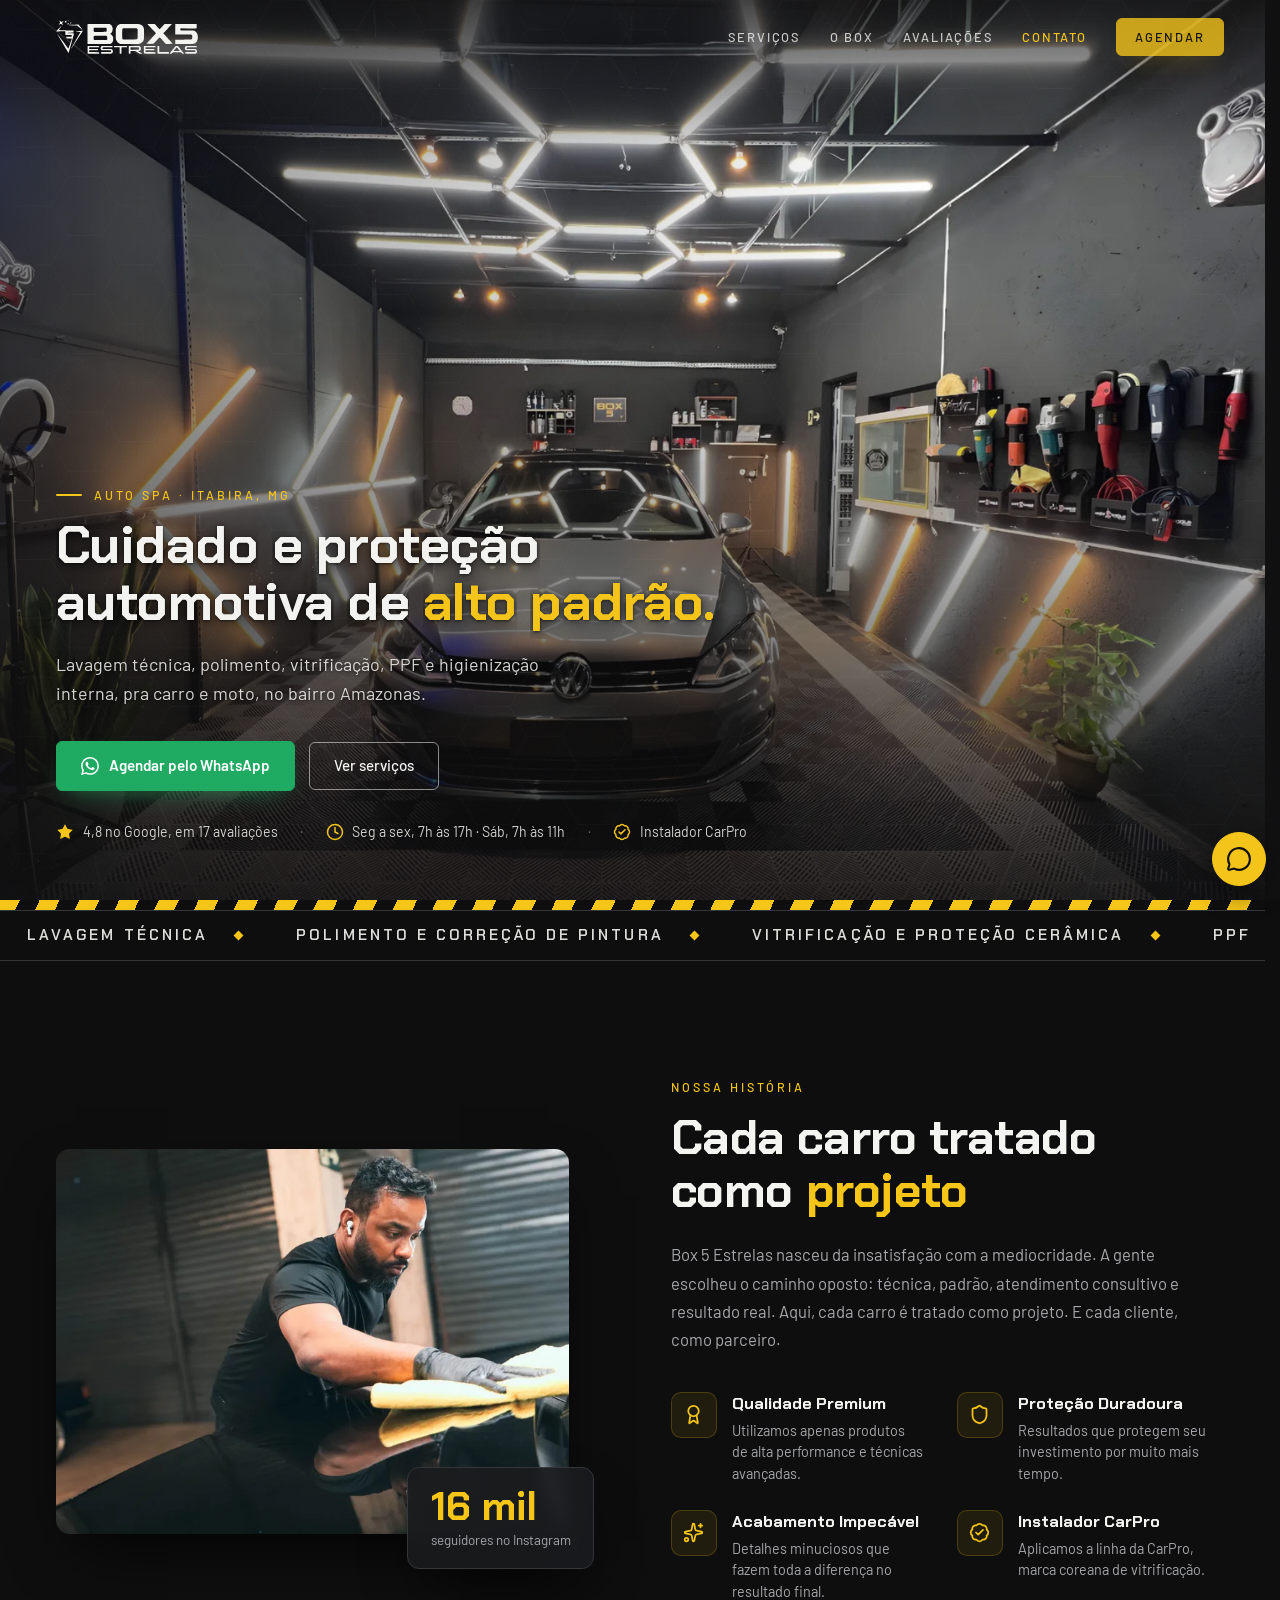
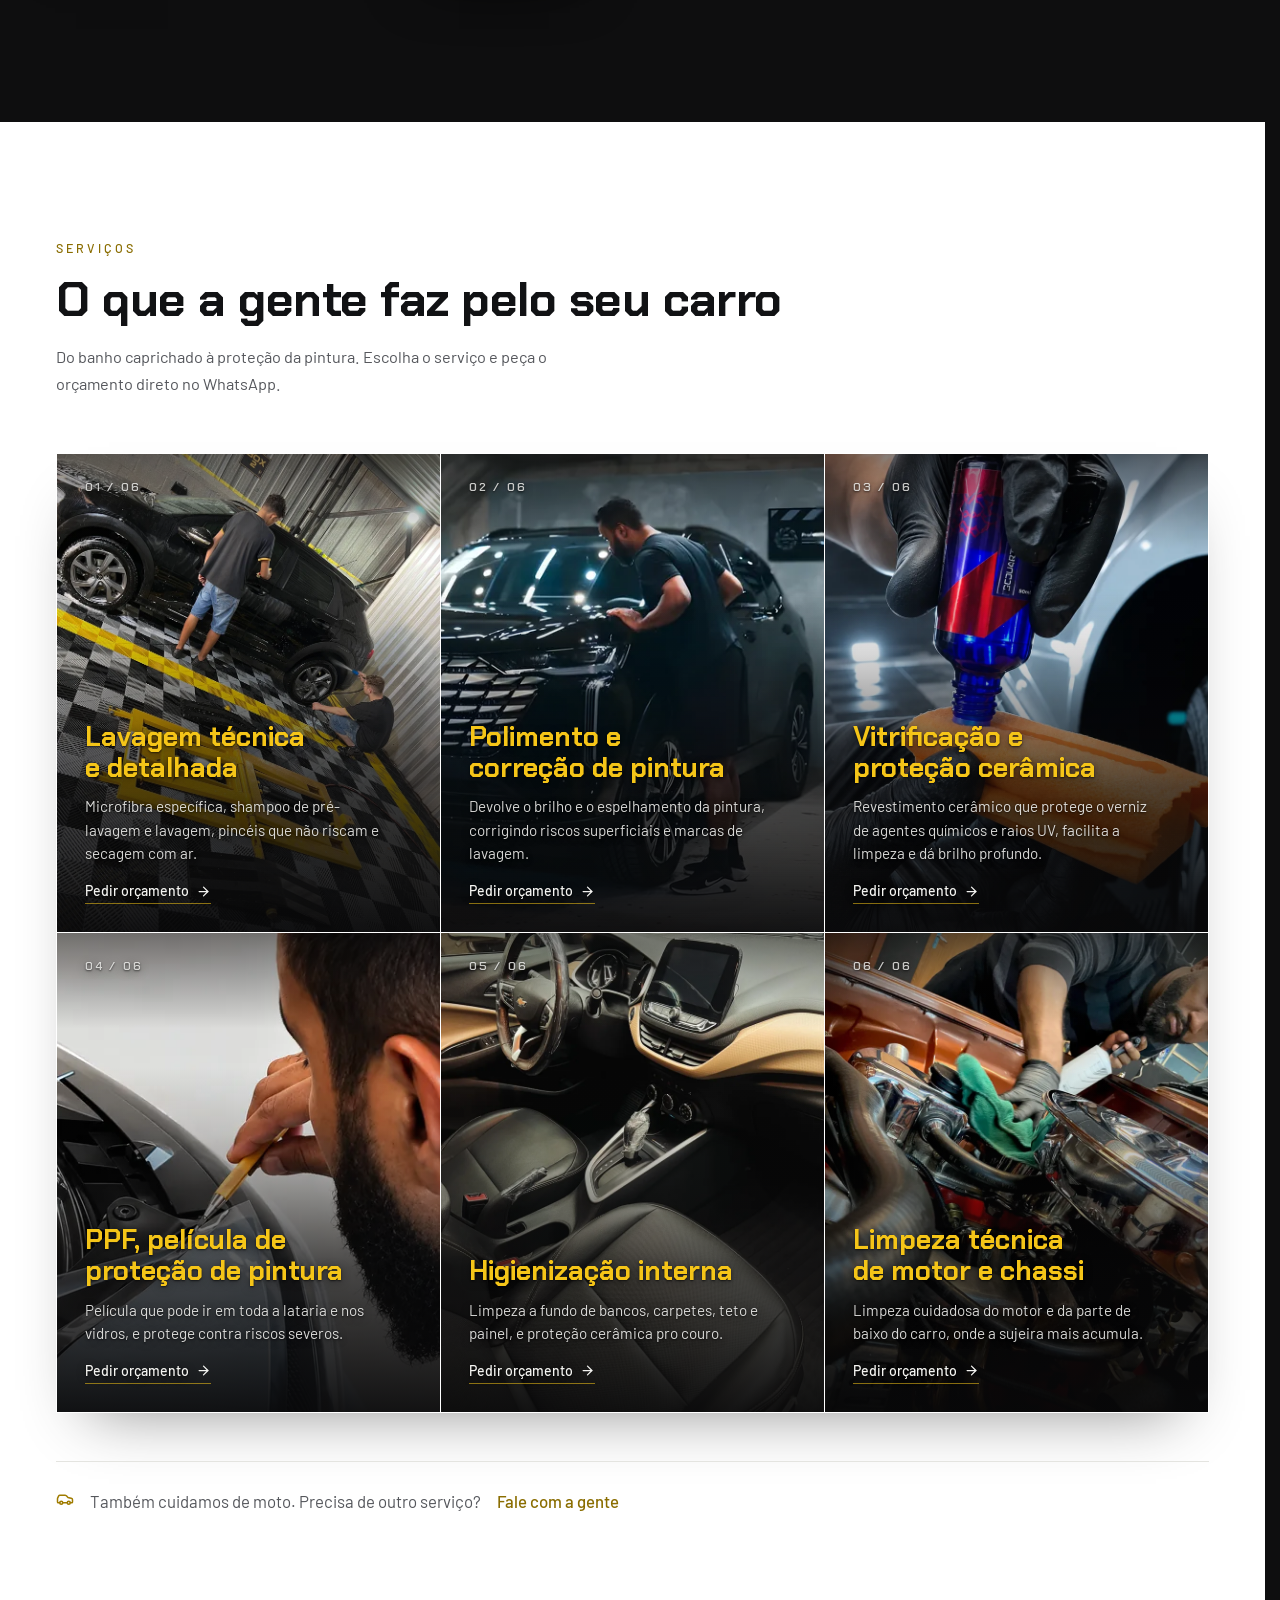
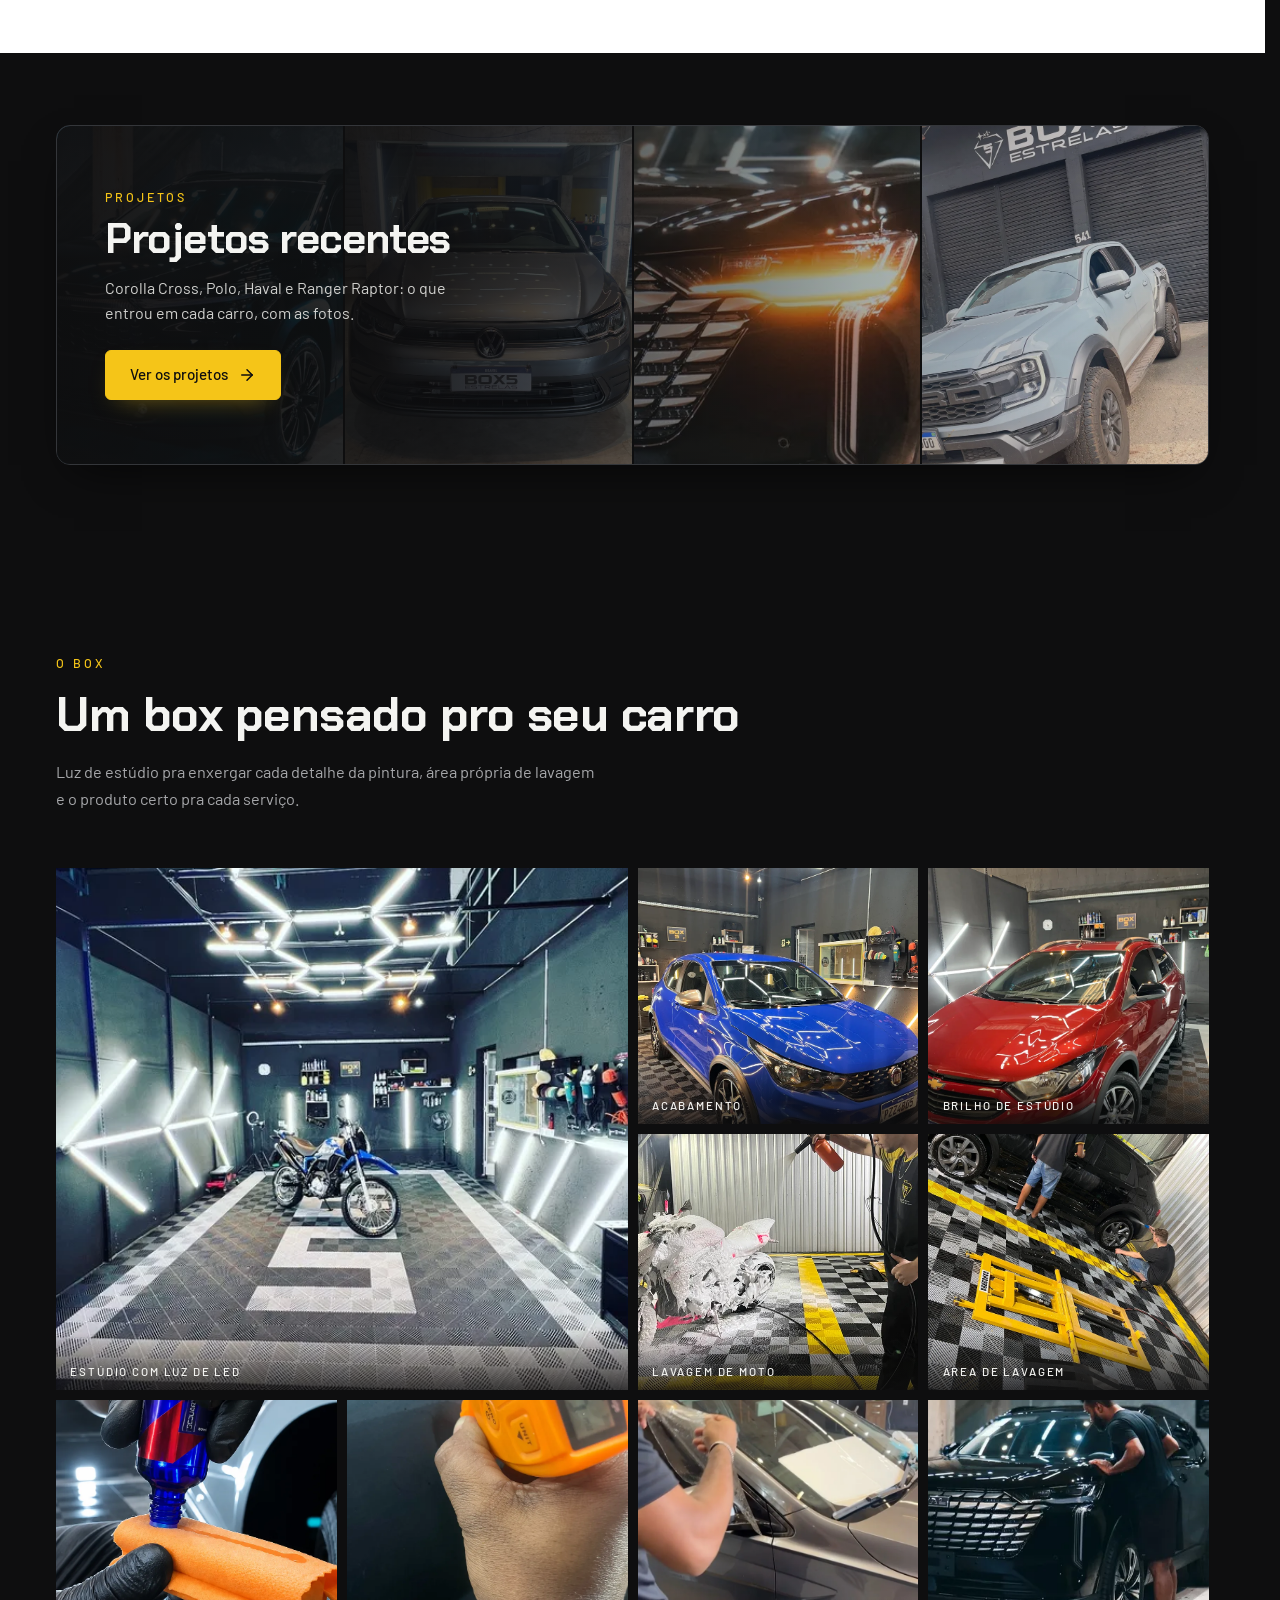
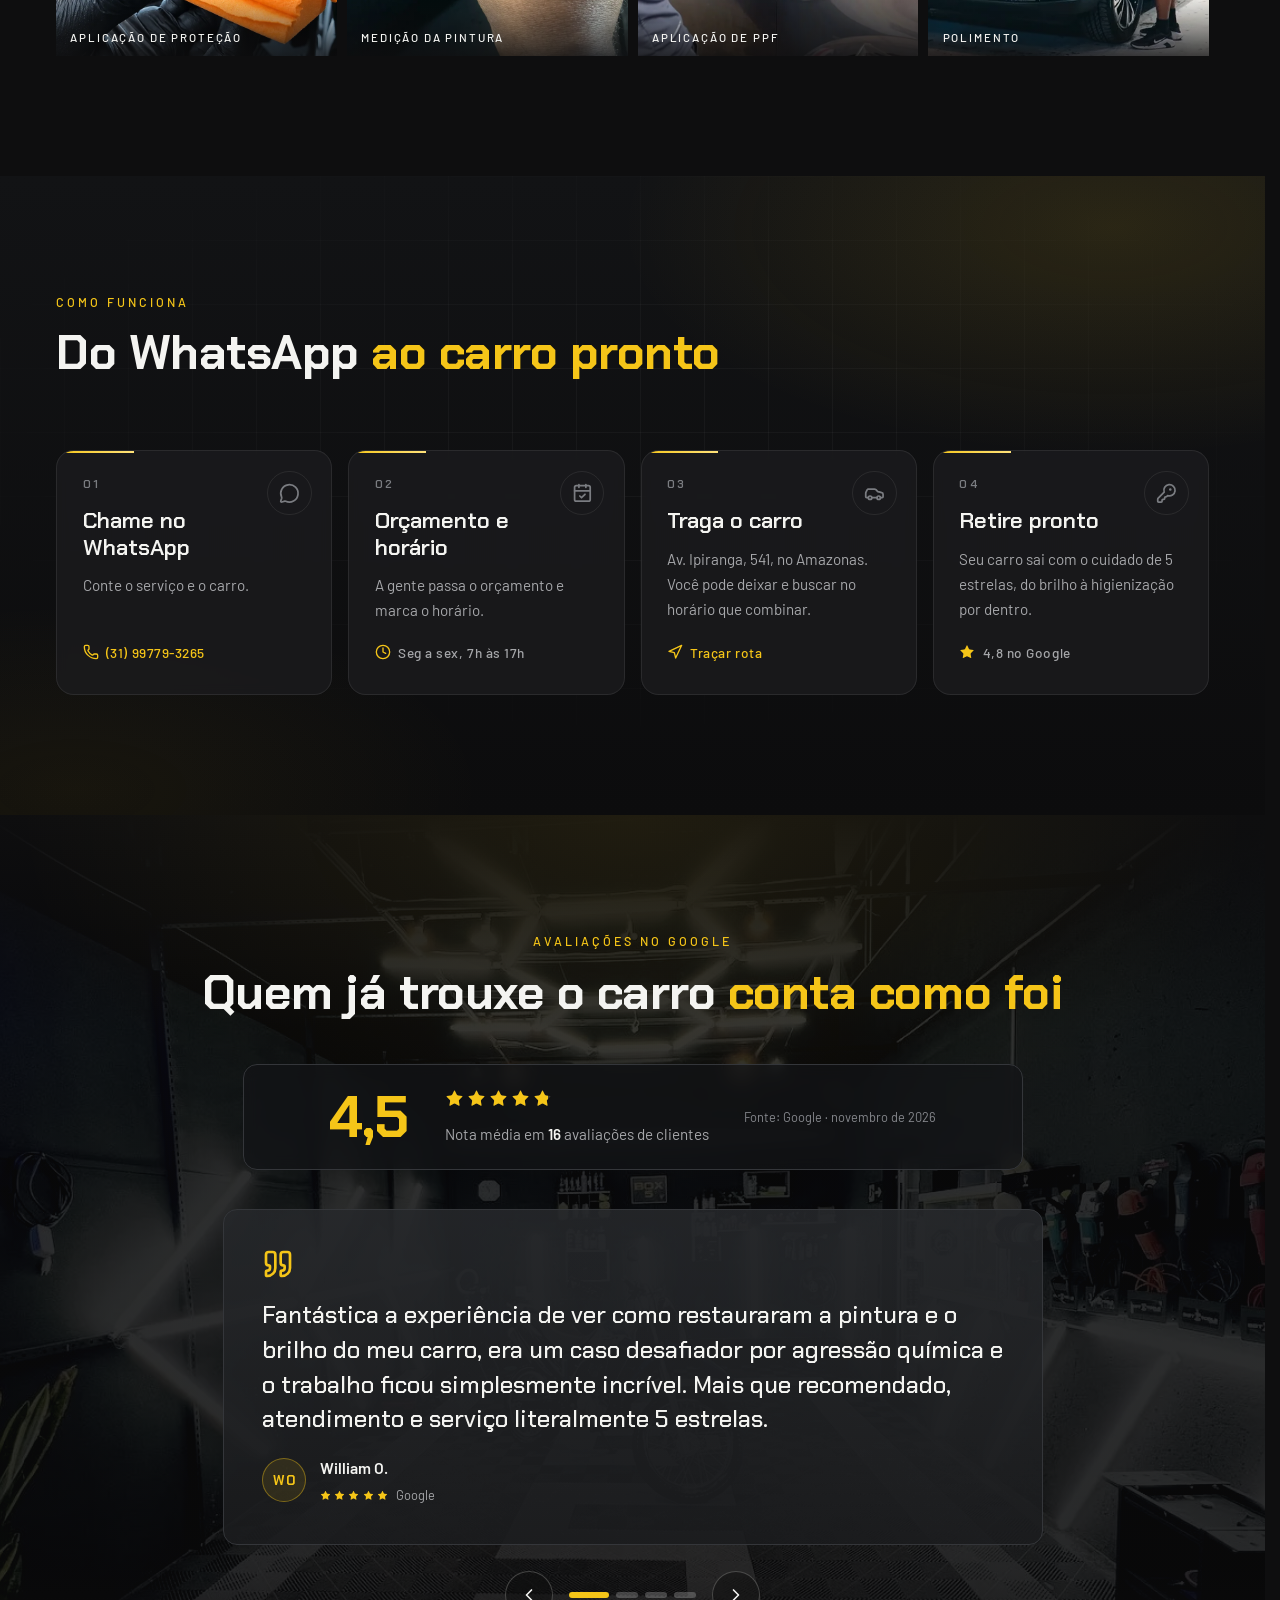
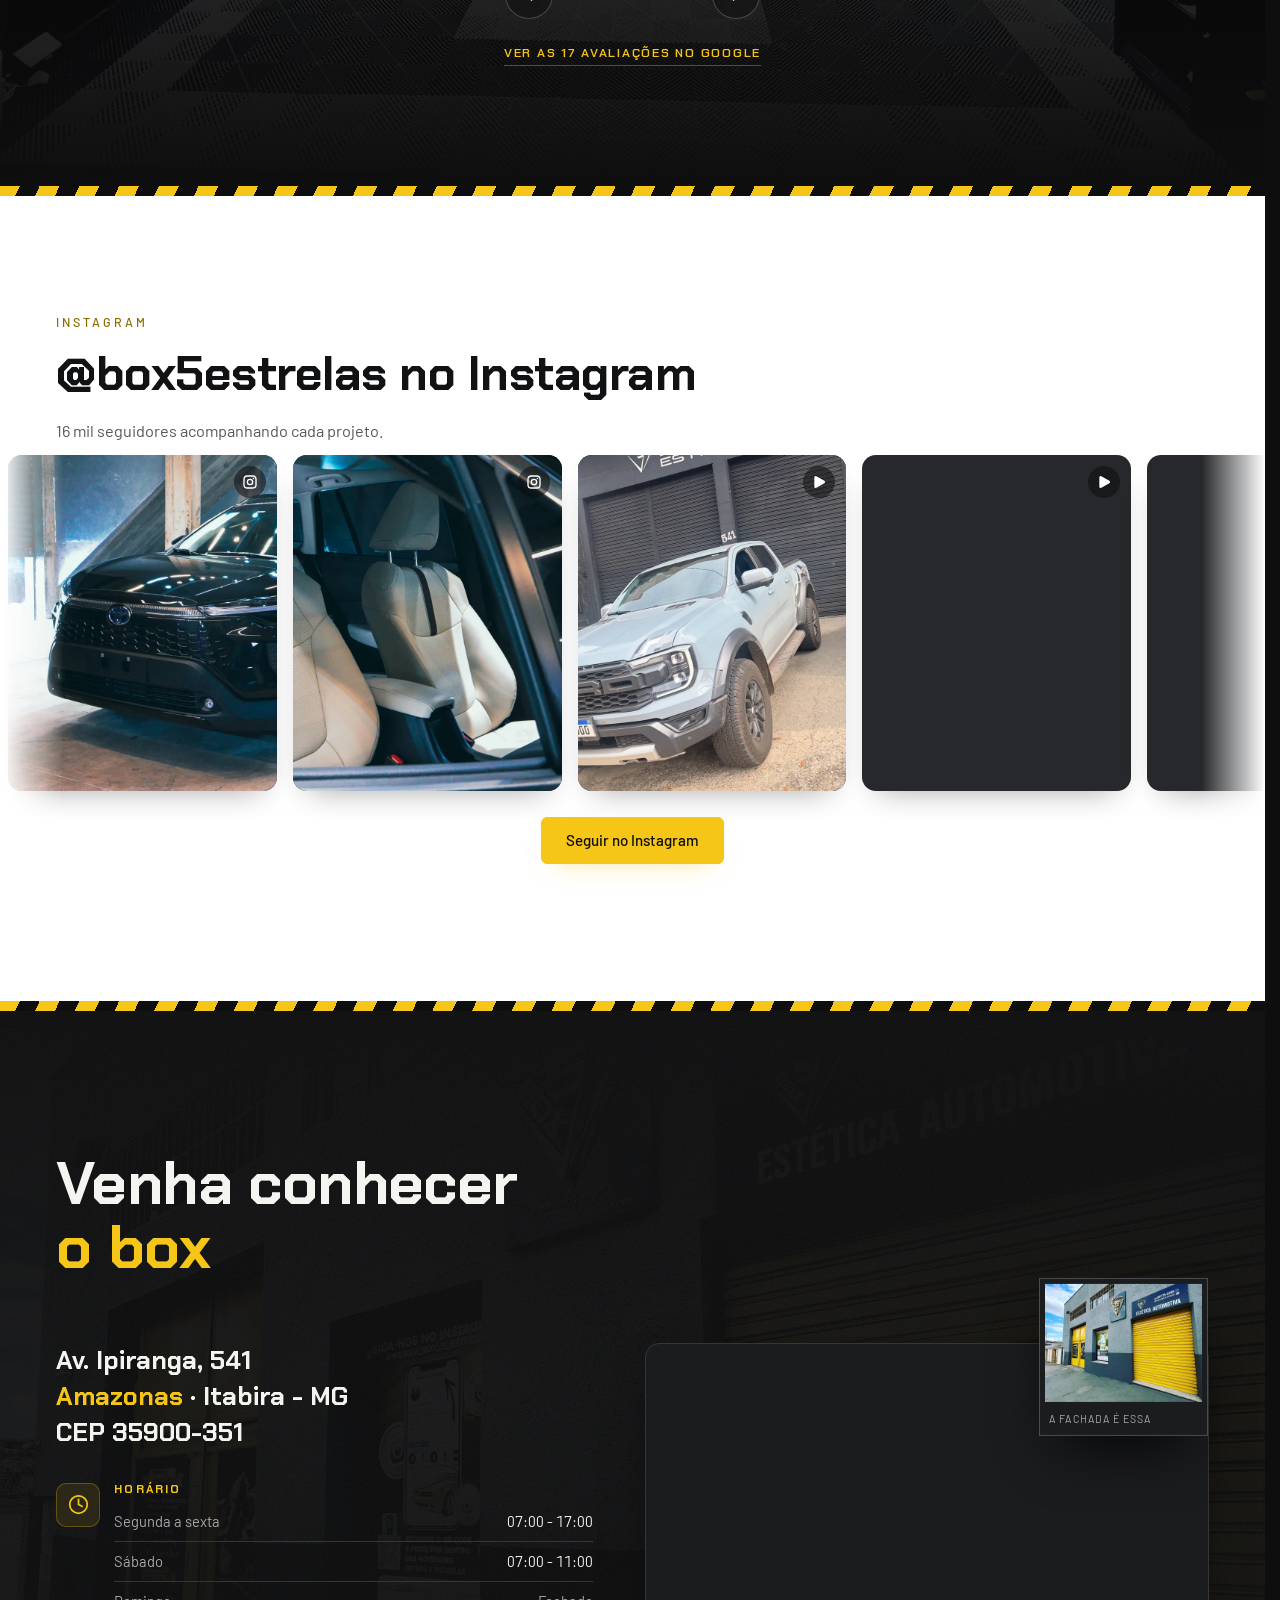
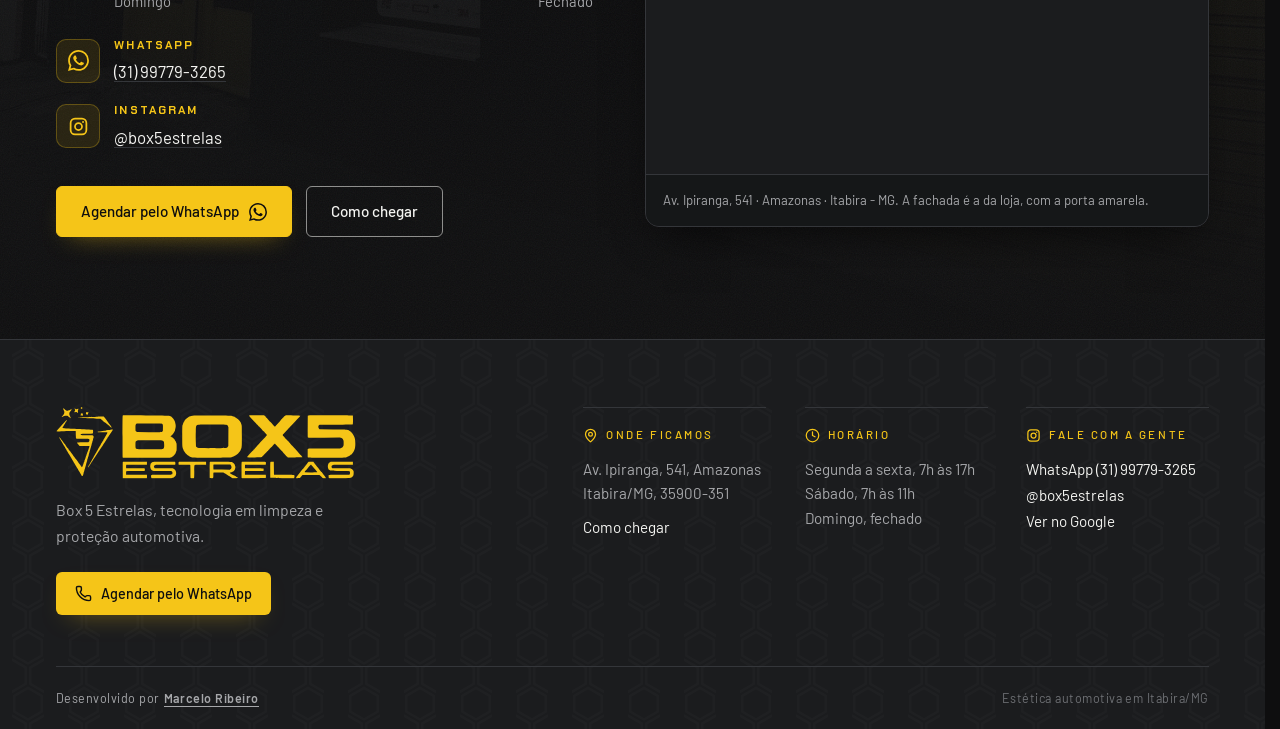
<file: index.html>
<!doctype html>
<html lang="pt-BR">
<head>
<meta charset="utf-8">
<meta name="viewport" content="width=device-width, initial-scale=1">
<script>/* Síncrono de propósito: a classe js e a decisão da abertura existem antes
   da primeira pintura. A abertura roda uma vez por sessão e nunca com "reduzir
   movimento". Se o script do fim não rodar, a página se libera sozinha em 3,5 s. */
(function(d){
  d.classList.add('js');
  var reduz = false;
  try{ reduz = matchMedia('(prefers-reduced-motion: reduce)').matches; }catch(e){}
  if(!location.hash && !reduz){
    d.classList.add('hero-entra');
    try{ if(!sessionStorage.getItem('intro-box5')) d.classList.add('com-intro'); }catch(e){}
  }
  setTimeout(function(){ d.classList.add('intro-fim'); }, 3500);
})(document.documentElement);</script>
<title>Box 5 Estrelas | Estética automotiva em Itabira, MG</title>
<meta name="description" content="Lavagem técnica, polimento, vitrificação, PPF e higienização interna em Itabira. Av. Ipiranga, 541, Amazonas. Agende pelo WhatsApp.">
<link rel="canonical" href="https://marcel0gs.github.io/box-5-estrelas/">
<link rel="icon" type="image/png" sizes="32x32" href="assets/img/favicon-32.png">
<link rel="icon" type="image/png" sizes="192x192" href="assets/img/favicon-192.png">
<link rel="apple-touch-icon" href="assets/img/apple-touch-icon.png">
<meta property="og:type" content="website">
<meta property="og:url" content="https://marcel0gs.github.io/box-5-estrelas/">
<meta property="og:title" content="Box 5 Estrelas | Estética automotiva em Itabira, MG">
<meta property="og:description" content="Lavagem técnica, polimento, vitrificação, PPF e higienização interna em Itabira. Av. Ipiranga, 541, Amazonas. Agende pelo WhatsApp.">
<meta property="og:image" content="https://marcel0gs.github.io/box-5-estrelas/assets/img/golf-1600.webp">
<meta property="og:locale" content="pt_BR">
<link rel="preconnect" href="https://fonts.googleapis.com">
<link rel="preconnect" href="https://fonts.gstatic.com" crossorigin>
<link href="https://fonts.googleapis.com/css2?family=Barlow:wght@400;500&family=Chakra+Petch:wght@600;700&display=swap" rel="stylesheet">
<link rel="preload" as="image" href="assets/img/golf-800.webp" imagesrcset="assets/img/golf-800.webp 800w, assets/img/golf-1600.webp 1600w, assets/img/golf-2400.webp 2400w" imagesizes="100vw" fetchpriority="high">
<script type="application/ld+json">
{"@context":"https://schema.org","@type":"AutoWash","name":"Box 5 Estrelas Estética Automotiva","description":"Lavagem técnica, polimento, vitrificação, PPF e higienização interna para carro e moto em Itabira, MG.","url":"https://marcel0gs.github.io/box-5-estrelas/","image":"https://marcel0gs.github.io/box-5-estrelas/assets/img/estudio-1600.webp","telephone":"+55-31-99779-3265","address":{"@type":"PostalAddress","streetAddress":"Av. Ipiranga, 541, Amazonas","addressLocality":"Itabira","addressRegion":"MG","postalCode":"35900-351","addressCountry":"BR"},"geo":{"@type":"GeoCoordinates","latitude":-19.6376733,"longitude":-43.2303178},"openingHoursSpecification":[{"@type":"OpeningHoursSpecification","dayOfWeek":["Monday","Tuesday","Wednesday","Thursday","Friday"],"opens":"07:00","closes":"17:00"},{"@type":"OpeningHoursSpecification","dayOfWeek":"Saturday","opens":"07:00","closes":"11:00"}]}
</script>
<link rel="stylesheet" href="assets/css/site.css?v=10">
</head>
<body>
<!-- barra de progresso da rolagem -->
<div class="progresso" id="progresso" aria-hidden="true"></div>
<!-- granulado: tira o aspecto plástico do fundo escuro -->
<div class="ruido" aria-hidden="true"></div>
<!-- logo da marca, vetorizado de logo/logo-box5.svg; cor por color (path em currentColor) -->
<svg style="display:none" aria-hidden="true"><symbol id="logo" viewBox="67 703 1714 410" fill="currentColor"><path fill-rule="evenodd" d="M208.6 707.5C207.8 710.7,208.3 711.6,212.2 713.6C215.9 715.5,217 714.5,217 708.8C217 705.1,216.9 705,213.1 705C209.8 705,209.1 705.4,208.6 707.5M107 711.2C107 712.5,107.7 714.4,108.5 715.4C109.3 716.5,110 718.1,110 719.1C110 720,110.8 721.8,111.9 723.1C115.6 728,115.4 740.5,111.4 744.7C110.3 745.8,108.5 748,107.3 749.6C106.1 751.2,103.8 753.9,102.1 755.5C100.4 757.2,99 758.8,99 759.3C99 760.6,104.1 760,104.6 758.6C104.9 757.8,106.8 756.9,108.8 756.5C110.8 756.1,113.3 755.1,114.3 754.2C115.6 753,118.2 752.6,124.5 752.6C132.2 752.5,133.1 752.7,134.5 754.8C135.4 756,136.5 757,137 757C137.4 757,140.2 759.2,143.1 762C146.1 764.7,149 766.8,149.5 766.6C151.4 766.1,151.2 763,149.1 760.4C147.9 758.9,147 757,147 756.1C147 755.2,146.1 753.2,145 751.5C142.2 747.2,142.2 736.1,145 733.5C146.1 732.5,147 731.1,147 730.4C147 729.7,147.6 728.7,148.3 728.3C150.3 727.2,156 719,156 717.4C156 715.4,152.6 715.7,150.6 717.9C149.6 718.9,147.4 720.1,145.5 720.4C143.7 720.8,142 721.5,141.8 722.1C141.3 723.6,133.2 725,128.8 724.3C126.8 724,124.3 722.9,123.4 721.9C122.5 720.8,121.1 720,120.3 720C119.6 720,119 719.6,119 719.1C119 718.7,116.3 716.2,113 713.6C107.4 709.2,107 709,107 711.2M173 712.7C173 713.7,173.7 715.4,174.5 716.4C176.6 719.2,176.4 723.3,174 726.3C172.9 727.7,172 729.8,172 730.9C172 732.8,172.4 733,176.3 732.4C178.6 732,180.7 731.7,181 731.8C184.8 731.8,186.3 732.3,187.7 734C188.7 735.1,190.3 736,191.3 736C193 736,193.1 735.5,192.4 731.8C191.1 724.2,192.5 716,195 716C196.3 716,196.3 713.3,194.9 712.5C194.4 712.1,193 712.6,192 713.5C189 716.2,182.3 716.7,179.7 714.3C176.4 711.2,173 710.4,173 712.7M238.4 733.2C238.1 733.7,238.1 735.2,238.4 736.5C238.8 737.9,238.5 739.9,237.8 741C236 743.8,237.5 744.8,244 745.2L249.5 745.5 249.8 741.5C250 739.3,250.9 736.7,251.7 735.8C253 734.3,253 734,251.9 733.6C249 732.6,238.9 732.4,238.4 733.2M209.7 738.7C209.3 739,209 741.3,209 743.6C209 746.2,208.4 748.5,207.4 749.5C205.2 751.6,205.4 751.7,213.5 752.1L220.5 752.5 220.5 746.5L220.5 740.5 216.7 740.8C214.1 741,212.8 740.6,212.4 739.5C211.7 737.9,210.8 737.6,209.7 738.7M448.4 752.1C447.2 753.4,447 770.8,447 871.4C447 950.6,447.3 989.8,448 991.1C449.1 993,451.6 993,579.5 993C709.8 993,723.3 992.7,727 989.5C727.8 988.8,729.7 987.9,731.1 987.4C737.3 985.3,750.4 969.5,751.7 962.6C752 960.9,753.2 958,754.3 956.2C756.1 953.2,756.3 951,756.3 931.9C756.4 912.4,756.2 910.8,754.3 908.2C753.2 906.7,752 903.9,751.6 901.9C751.3 899.8,750.3 897.6,749.5 897C748.6 896.3,747.3 894.2,746.4 892.4C744.3 888,734.3 878.1,730.3 876.4C728.5 875.6,727 874.6,727 874.1C727 873.6,725.7 872.7,724 872.2C722.4 871.6,721 870.7,721 870.3C721 869.5,727.5 864,728.5 864C730.7 864,742.1 849.5,743.5 844.9C743.9 843.6,744.9 841.6,745.6 840.5C746.4 839.4,747 837.2,747 835.5C747 833.9,747.9 829.6,749 826.2C750.3 822.1,751 817,751 812C751 807,750.3 801.9,749 797.8C747.9 794.4,747 790.5,747 789.4C747 784,738.7 770.2,732.1 764.4C730.3 762.8,727.8 760.6,726.6 759.4C725.5 758.2,723.4 756.9,722 756.5C720.6 756.1,718.8 755.2,718 754.5C717.2 753.8,715.2 752.9,713.5 752.4C711.9 752,651.9 751.4,580.2 751.1C462.3 750.6,449.7 750.7,448.4 752.1M1172.7 750.8C1169.8 751.4,1170.8 755,1175.3 759.5C1184.7 769.1,1195 780.1,1205 791C1210.8 797.3,1217.6 804.5,1220.3 807.1C1222.9 809.7,1225 812.3,1225 812.9C1225 813.5,1225.7 814,1226.5 814C1227.4 814,1228.4 814.8,1228.7 815.7C1229.1 816.6,1230.7 818.5,1232.3 819.9C1235.4 822.7,1237.5 824.9,1244.4 832.5C1246.9 835.3,1249 837.8,1249 838.1C1249 838.4,1251 840.1,1253.5 842C1256 843.9,1258 845.7,1258 846.1C1258 846.5,1261.1 850.2,1265 854.2C1268.8 858.2,1272 862,1272 862.5C1272 864,1264.6 873,1253.9 884.5C1250.8 887.8,1245.9 893.2,1242.9 896.4C1239.9 899.7,1234.6 905.4,1231 909.1C1227.4 912.8,1222 918.6,1219 922.1C1216 925.5,1210.5 931.5,1206.8 935.4C1203 939.3,1200 943.1,1200 943.8C1200 944.5,1198.9 945.6,1197.5 946.2C1196.1 946.8,1195 947.7,1195 948.1C1195 948.5,1192.4 951.6,1189.3 954.8C1184.4 959.8,1177.3 967.5,1164.5 981.3C1160.6 985.6,1158.8 988.8,1159.5 990C1159.9 990.7,1173.3 991,1199.6 991C1243.2 991,1242.3 991.1,1247 984.6C1248.4 982.6,1250.3 980.8,1251.3 980.5C1252.2 980.1,1253 979.5,1253 979C1253 978.5,1255.8 975.3,1259.3 971.7C1262.7 968.2,1267.9 962.7,1270.8 959.6C1273.7 956.5,1276.5 954,1277 954C1277.6 954,1278 953.4,1278 952.6C1278 951.8,1278.9 950.8,1280 950.5C1281.1 950.2,1282 949.2,1282 948.3C1282 947.5,1282.9 946.6,1284 946.3C1285.1 946,1286 945.3,1286 944.6C1286 944,1289.4 940.1,1293.6 936C1297.8 931.9,1303.5 925.8,1306.3 922.5C1311.2 916.7,1315.5 913,1317.5 913C1318.6 913,1322.3 916.5,1326.6 921.5C1330.2 925.6,1345.8 942.3,1355.7 952.6C1360.3 957.3,1364.3 961.7,1364.7 962.4C1365.8 964.2,1383.6 983.5,1388 987.7L1391.5 991 1432.6 991C1455.2 991,1473.9 990.7,1474.3 990.4C1475 989.7,1471 984,1466.5 979.4C1460.5 973.3,1451.5 962.8,1450.6 960.9C1450.1 959.9,1449.1 959,1448.3 959C1447.6 959,1447 958.6,1447 958.2C1447 957.7,1444.2 954.3,1440.8 950.7C1433.6 943.1,1420.3 928.8,1416.9 924.9C1415.6 923.4,1411.8 919.2,1408.5 915.5C1405.2 911.7,1400.4 906.4,1397.8 903.6C1395.1 900.9,1393 898.3,1393 897.9C1393 897.5,1392.1 896.8,1391 896.5C1389.9 896.2,1389 895.4,1389 894.8C1389 894.2,1387.5 892.3,1385.7 890.6C1383.9 888.9,1378.9 883.5,1374.5 878.5C1370.2 873.6,1366.2 869.4,1365.8 869.2C1365.4 869,1364.3 867.3,1363.4 865.5C1361.6 861.6,1360.7 862.9,1373 850.1C1377.7 845.3,1386.7 835.7,1393 829C1399.3 822.2,1407.2 813.9,1410.5 810.6C1413.8 807.2,1418.2 802.5,1420.3 800C1424.3 795.4,1440 778.6,1454.8 763.2C1459.3 758.5,1462.9 753.9,1462.8 753C1462.5 751.7,1457.3 751.4,1422 751C1399.7 750.7,1380.2 750.8,1378.5 751.2C1375.7 751.9,1372.3 754.8,1366.5 761.4C1365.1 763,1364 764.7,1364 765.1C1364 765.6,1363.3 766,1362.5 766C1361.7 766,1361 766.4,1361 766.9C1361 767.4,1359.2 769.8,1356.9 772.2C1354.6 774.6,1350.5 779.2,1347.8 782.5C1345 785.8,1339.3 792.1,1335.1 796.6C1330.9 801,1325.5 807,1323 809.8C1320.5 812.7,1318 815,1317.3 815C1315.9 815,1311.4 810.6,1304 802C1301 798.5,1295.8 792.8,1292.5 789.4C1289.2 785.9,1284.7 780.9,1282.5 778.3C1276.2 770.8,1268.7 762.6,1266.8 761.2C1265.8 760.5,1265 759.5,1265 759C1265 757.6,1259.1 752.2,1257 751.5C1255.2 750.9,1175.5 750.3,1172.7 750.8M1508.7 751.6L1505.5 752.7 1505.2 814.2C1505 875,1505 875.7,1507 877.5C1509 879.3,1512.1 879.3,1598.4 878.2L1687.7 877.1 1694.1 879.3C1700.3 881.4,1707 886.5,1707 889.2C1707 889.8,1707.8 891.2,1708.7 892.3C1710.2 893.9,1710.5 896.3,1710.5 908.3C1710.5 921.8,1710.3 922.8,1707.8 927.7C1704.5 934,1701.4 936.4,1694.5 938.5C1689.9 939.8,1677.6 940,1599.8 940C1530.4 940,1509.8 940.3,1507.7 941.3L1505 942.5 1505 966.7L1505 990.8 1508.2 991.9C1510.4 992.7,1540.3 993,1610.4 992.9C1702.9 992.8,1723.7 992.3,1726.4 990.1C1727 989.6,1729.5 988.6,1732 987.9C1734.5 987.2,1737.6 985.8,1738.9 984.8C1740.2 983.8,1741.6 983,1742.1 983C1743.4 983,1750.4 978,1751.3 976.4C1751.7 975.6,1752.6 975,1753.2 975C1755.5 975,1763.9 964.4,1767.8 956.6C1774.4 943.6,1775.8 938.6,1777 924.5C1778.2 909.4,1776.4 884.8,1773.6 879.5C1772.7 877.9,1772 875.8,1772 875C1772 871.9,1763.1 856.3,1758.4 851.2C1754.1 846.4,1744.9 839,1743.4 839C1743.1 839,1741.7 838.1,1740.3 837C1738.9 835.9,1736.8 835,1735.6 835C1734.5 835,1732.2 834.2,1730.5 833.2C1727.7 831.6,1721.4 831.5,1650.3 831L1573 830.5 1569.9 827.4C1564.2 821.7,1564.5 809.7,1570.5 806L1573.9 803.9 1667.9 804C1760.3 804.1,1761.9 804,1763 802.1C1764.2 799.8,1764.4 754.2,1763.2 752.2C1762.1 750.6,1513.7 749.9,1508.7 751.6M846 752.4C841.3 753.1,836.2 754.4,834.5 755.3C832.9 756.2,830.5 757,829.3 757C828.1 757,826.7 757.6,826.3 758.4C825.9 759.1,824.2 760.4,822.5 761.3C819.8 762.7,805.9 774.6,805.2 776.2C805 776.5,804 777.8,802.9 779.1C801.9 780.3,801 781.9,801 782.7C801 783.4,800.1 784.8,799 785.7C797.9 786.7,797 788.2,797 789.1C797 790,796.2 791.8,795.1 793.1C794.1 794.4,793 797.3,792.6 799.5C792.2 801.7,791.1 804.6,790.2 806C788.7 808.3,788.5 814.1,788.2 865.5C787.9 929.4,788.3 934.3,795.1 947.2C796.1 949.2,797 951.6,797 952.4C797 953.3,797.5 954,798.1 954C798.6 954,799.7 955.5,800.5 957.3C801.3 959.2,802.6 961.2,803.4 962C804.3 962.7,805 963.6,805 964.1C805 965.4,817.8 977.6,822 980.4C829.5 985.3,831.7 986.5,836.5 988.3C839.3 989.3,842.9 990.6,844.5 991.2C848.3 992.8,1038.1 993.6,1054.5 992.1C1064.4 991.3,1077.1 988.3,1081 985.9C1081.8 985.4,1085.3 983.6,1088.8 982C1096 978.6,1105.2 971.2,1111.1 964.2C1113.4 961.6,1115.7 959.1,1116.4 958.5C1117 958,1118.1 956.4,1118.8 955C1119.4 953.6,1120.4 951.8,1120.9 951C1123.1 947.6,1125.8 940.1,1127.4 933.5C1128.8 927.4,1129 918.8,1129 869.4C1129 815.5,1128.9 811.9,1127 804.4C1124.8 795.8,1121.4 787.9,1119.3 786.7C1118.6 786.3,1118 785.3,1118 784.5C1118 780.7,1094.4 761,1089.8 761C1089 761,1087.5 760.1,1086.5 759C1085.5 757.9,1083.6 757,1082.3 757C1081 757,1078.3 756.3,1076.2 755.4C1068 751.7,1049.6 751.1,950 751.2C880.9 751.2,852.2 751.6,846 752.4M314 757.7C312.1 757.9,306.9 758.5,302.5 759C298.1 759.6,273.6 760.5,248 761.1C222.4 761.6,198.8 762.4,195.5 762.8L189.5 763.6 197 764.3C201.1 764.7,214.4 765.5,226.5 766C238.6 766.6,255 767.4,263 768C271 768.5,287.1 769.2,298.9 769.5L320.3 770.1 324.5 773.6C326.8 775.5,329 777,329.4 777C329.8 777,332 778.8,334.3 781C339.8 786.1,345.6 791,346.4 791C346.7 791,347.8 791.8,348.9 792.8C349.9 793.7,352.4 795.9,354.4 797.5C356.4 799.2,359.7 802,361.8 803.7C363.8 805.5,365.8 807,366.3 807C366.7 807,368 807.9,369.3 809C370.5 810.2,372.2 811.7,373 812.5C376.5 815.6,383.6 821,384.3 821C385.5 821,383.8 815.6,382.3 814.7C381.6 814.3,381 813.3,381 812.5C381 811.7,380.4 810.7,379.7 810.3C379 809.9,377.4 807.9,376.3 806C375.1 804,373 801.4,371.6 800.1C370.2 798.7,369 797.2,369 796.7C369 795.9,367 793.2,362.8 788.1C362.1 787.3,359.7 783.8,357.3 780.3C353.6 774.7,349.4 769.2,341.8 759.8C339.6 757,339.5 757,328.5 757.2C322.5 757.2,315.9 757.5,314 757.7M123.1 781.8C118 787.3,102.6 803.9,94.5 812.3C82.8 824.5,69 840.5,69.3 841.4C69.8 842.7,80.1 842.6,105 841.1C114.1 840.5,134.6 840,150.5 839.8L179.5 839.5 180 860.5C180.3 872.1,180.9 882.1,181.3 882.8C181.9 883.7,190.2 884,216.8 884C249.6 884,251.7 884.1,254.8 886C257.8 887.8,258 888.4,258 893.4C258 898.3,257.7 899,254.6 901.4L251.2 904 219.8 904.6C199.9 905.1,188.3 905.7,187.8 906.3C187.1 907.5,188.3 910.2,190.8 913C191.7 914,193.4 916,194.5 917.4C195.6 918.9,197.7 921.5,199.2 923.2L201.8 926.3 224.2 926C236.5 925.8,249 925.6,252 925.6C257.3 925.5,257.5 925.6,257.8 928.3C258 929.8,257.2 932.5,256.1 934.4C254.9 936.2,254 939,254 940.6C254 942.2,253.3 944.6,252.4 945.9C251.5 947.2,250.3 950.1,249.8 952.3C249.3 954.6,248.2 957.2,247.4 958.1C246.7 958.9,245.6 961.8,245.1 964.3C244.7 966.9,243.8 969.5,243.2 970.2C242.6 970.9,241.9 973.3,241.5 975.5C241.1 977.7,240.3 980.4,239.7 981.5C239.2 982.5,238.1 985.5,237.4 988C234.9 996.6,232.8 1002.5,230.9 1006.1C229.9 1008.1,229 1010.9,229 1012.3C229 1013.6,228.2 1015.8,227.2 1017.1C226.1 1018.4,225 1021.7,224.6 1024.4C224.3 1027.1,223.3 1030.1,222.5 1031C221.7 1031.9,221 1033.8,221 1035.1C221 1037.9,216.8 1046.2,215.1 1046.8C214.4 1047,213.4 1045.8,212.7 1044.1C212.1 1042.4,211 1041,210.3 1041C209.6 1041,209 1040.5,209 1040C209 1039.4,207 1036.4,204.5 1033.2C202 1030.1,200 1027.2,200 1026.9C200 1026.5,198.4 1024.5,196.5 1022.4C194.5 1020.3,192.7 1017.5,192.3 1016.2C192 1015,190.9 1013.5,189.9 1012.9C188.8 1012.4,188 1011.3,188 1010.5C188 1009.7,187.6 1009,187.1 1009C186.6 1009,183.5 1005.3,180.3 1000.8C173.4 990.8,174.2 991.9,168 984.3C165.3 980.9,163 977.9,163 977.6C163 977.3,160.3 973.5,157 969.2C153.7 964.8,151 961,151 960.7C151 960.5,149.4 958.5,147.4 956.4C145.4 954.2,143.2 951.3,142.4 949.8C141.6 948.2,140.5 947,140 947C139.5 947,138.8 946,138.4 944.8C138.1 943.5,137 941.7,136.1 940.8C135.2 939.8,133.7 938,132.8 936.8C131.8 935.5,129.3 932.3,127.2 929.5C125.1 926.8,121.9 922.2,120.1 919.3C118.2 916.5,116.1 913.9,115.4 913.6C114.6 913.3,114 912.4,114 911.7C114 910.9,113.1 909.5,111.9 908.4C110.7 907.4,108.6 904.5,107.2 902C105.8 899.5,104.1 897.2,103.5 896.8C102.8 896.4,101 894.2,99.4 891.8C97.8 889.5,95.7 886.8,94.8 885.8C93.8 884.8,93 883.4,93 882.6C93 881.8,92.1 880.9,91.1 880.5C90.1 880.2,89 879,88.7 878C88.1 875.6,86 875.3,86 877.7C86 880.2,90 888.1,91.6 888.7C92.4 889,93 889.7,93 890.2C93 891.1,98.6 901,105.7 912.8C107 914.8,108.7 917.9,109.5 919.7C110.3 921.4,111.4 923.2,112 923.5C112.6 923.9,113.7 925.7,114.5 927.6C115.3 929.5,116.4 931,116.9 931C117.5 931,118 931.8,118 932.9C118 933.9,118.8 935.8,119.8 937.1C120.8 938.4,122.1 940.6,122.8 942C124.4 945.2,126.6 949.1,127.9 951C132.7 958,135 961.6,135 962.3C135 962.8,135.9 964.3,137 965.7C138.1 967.1,139 969.1,139 970.1C139 971.2,139.6 972,140.4 972C141.2 972,142.1 973.2,142.5 974.8C142.8 976.3,143.9 978.3,144.7 979.3C145.6 980.2,146.8 981.9,147.4 983C148 984,150.8 988.9,153.5 993.7C156.3 998.5,159.1 1003.6,159.8 1005C161.4 1008.3,163 1010.9,165.8 1014.3C167 1015.9,168 1017.7,168 1018.5C168 1019.2,168.7 1020.3,169.6 1021C170.4 1021.8,171.8 1023.7,172.6 1025.4C173.4 1027.1,174.6 1029.4,175.3 1030.5C176 1031.6,178.5 1036,181 1040.3C189.2 1054.5,190.1 1056,191.1 1056C191.6 1056,192 1056.8,192 1057.9C192 1058.9,192.9 1060.9,194 1062.3C195.1 1063.7,196 1065.3,196 1065.9C196 1066.5,196.8 1067.8,197.8 1068.8C198.7 1069.7,200.8 1073.2,202.5 1076.5C204.1 1079.8,205.8 1082.8,206.3 1083.1C207 1083.6,208.3 1085.8,212.6 1093.8C215.7 1099.5,220.9 1099.1,221 1093.2C221 1092,221.7 1089.9,222.6 1088.5C223.4 1087.2,224.4 1083.5,224.7 1080.3C225 1077.1,225.9 1073.8,226.7 1072.9C227.4 1072,228.5 1068.7,229 1065.5C229.5 1062.3,230.6 1058.8,231.3 1057.6C232.1 1056.5,233 1053.3,233.5 1050.5C233.9 1047.8,234.8 1044.4,235.5 1043C236.2 1041.6,237.1 1038.5,237.5 1036C238.2 1031.6,238.7 1029.8,243 1015.9C244.1 1012.3,245 1008.1,245 1006.6C245 1005.1,245.9 1002.2,247 1000.1C248.1 997.9,249.2 994.2,249.6 991.8C250 989.5,251.1 985.8,252.1 983.8C253.2 981.7,254 978.7,254 977C254 975.3,254.9 971.8,255.9 969.2C257 966.6,258.1 962.5,258.4 960.1C258.8 957.8,259.7 954.5,260.5 952.9C261.3 951.4,262 948.8,262 947.3C262 945.8,262.9 942.7,263.9 940.4C264.9 938.1,266.1 934.3,266.5 931.9C266.9 929.5,267.6 926.7,268.1 925.8C268.7 924.8,269.5 921.4,270.1 918.3C270.7 915.1,271.7 911.6,272.4 910.5C273.1 909.4,274 905.9,274.4 902.8C274.8 899.7,275.7 896.6,276.5 896C277.2 895.4,278.1 891.8,278.5 888C278.9 883.5,279.7 881,280.6 880.6C281.5 880.2,282 878.4,282 875C282 870.7,281.6 869.5,279 867L275.9 864 243.2 864C219 864,210.1 863.7,209.2 862.8C207.8 861.4,207.6 857.4,208.8 856.6C209.3 856.3,224.7 855.8,243.1 855.4C261.5 855.1,276.9 854.4,277.5 853.9C278.7 852.8,279.4 841.1,278.6 836.6C278.2 834.7,277.2 832.9,276.2 832.5C275.3 832.2,259.4 831.4,241 830.9C222.6 830.4,203.7 829.6,199 829C194.3 828.4,177.2 827.5,161 827C130.8 826.1,108.8 824.5,105.8 822.9C104.4 822.1,104.3 821.5,105.1 819.1C105.7 817.4,106.8 815.6,107.6 814.9C108.4 814.3,109 813.3,109 812.7C109 812.2,110.1 810.3,111.4 808.6C112.7 806.9,114 804.5,114.4 803.3C114.8 802,115.5 801,116.1 801C116.6 801,117.7 799.5,118.5 797.8C119.3 796,121.6 792,123.5 789C125.4 786,126.9 783,127 782.4C127 781.7,127.7 781,128.5 780.6C130.1 780,130.5 777.4,129.1 776.6C128.6 776.3,125.9 778.6,123.1 781.8M533 797.8C526.6 798.3,525 799,523 802.3C521.2 805.1,521 807.4,521 821.8C521 831.1,521.4 839,522 840.1C522.6 841.1,525 843,527.3 844.2L531.5 846.5 597 846.8C666 847.1,669.1 846.9,674.5 842.5L677.5 840.2 677.8 824.5C678.3 805.4,677.8 802.7,674 800C671.1 798,670.1 797.9,603.8 797.7C566.8 797.6,534.9 797.6,533 797.8M877.1 804.4C876.4 805.2,874.9 806.1,873.7 806.4C872.5 806.8,870.5 808.4,869.2 810C866.9 812.9,866.8 814,865.8 842.5C865 863.7,865 879.8,865.8 900.1L866.8 928.2 870.2 931.7C876.4 938.3,872 938,959.2 938C1048.8 938,1042.8 938.5,1048.5 930L1051.5 925.5 1051.8 872.3L1052.1 819.1 1049.4 813C1047.4 808.8,1046 806.8,1044.4 806.4C1043.1 806.1,1041.6 805.2,1040.9 804.4C1039.2 802.3,878.8 802.3,877.1 804.4M380.5 832.6C378.3 833.5,371.7 834.5,365.9 834.9C360.1 835.4,354.4 836.3,353.1 836.9C351.9 837.6,346.8 838.5,341.7 839.1C336.6 839.6,328.9 840.7,324.5 841.5C320.1 842.3,313.7 843.3,310.2 843.7C303.5 844.6,301.8 846.1,306.6 847.1C308.2 847.5,320.8 847.8,334.7 847.9C348.7 847.9,360.1 848.4,360.4 848.9C361.1 850,359.9 852.8,356.5 858.5C355.1 860.7,353.6 863.4,353.1 864.6C352.6 865.7,351.1 868.3,349.7 870.3C348.3 872.4,346.2 876,345 878.3C343.8 880.6,341.7 884.3,340.4 886.5C339.1 888.7,337.3 892,336.5 893.8C335.7 895.5,334.6 897,334.1 897C333.6 897,332.8 898.5,332.5 900.3C332.1 902,331.1 904.2,330.4 905C328.3 907.2,324.9 912.8,321.5 919.5C319.9 922.8,317.9 925.9,317.3 926.3C316.6 926.7,316 927.9,316 928.9C316 929.9,315.1 931.5,314 932.5C312.9 933.5,311.8 935.2,311.4 936.4C311 937.5,309 941.4,306.9 944.9C304.7 948.3,303 951.6,303 952C303 952.5,302.4 953.5,301.6 954.3C300.8 955.1,299.4 957.2,298.6 959.1C297.7 961,295.9 964.3,294.6 966.5C293.3 968.7,290.8 973.1,289 976.4C287.3 979.6,285.3 982.9,284.5 983.7C283.7 984.5,283 985.7,283 986.4C283 987.1,281.9 989.1,280.5 991C279.1 992.9,278 995.2,278 996.2C278 997.2,277.5 998,276.9 998C276.4 998,275.2 999.5,274.4 1001.3C273.5 1003,271.8 1006.3,270.4 1008.5C269.1 1010.7,267.4 1013.9,266.6 1015.6C265.8 1017.3,264.4 1019.2,263.6 1020C262.7 1020.7,262 1021.9,262 1022.7C262 1023.5,261.1 1025.3,260 1026.7C258.9 1028.1,258 1030.1,258 1031.1C258 1032.2,257.3 1033,256.5 1033C255.7 1033,254.8 1034.4,254.4 1036.5C254.1 1038.5,252.9 1040.5,251.9 1041.1C250.7 1041.7,250 1043.2,250 1045C250 1049,251.8 1048.8,253.5 1044.6C254.3 1042.8,255.6 1041,256.5 1040.7C257.3 1040.3,258 1039.3,258 1038.4C258 1037.4,258.7 1035.8,259.7 1034.8C260.6 1033.8,261.8 1032.2,262.4 1031.2C266.1 1025,269.9 1019.3,272.3 1016.3C273.8 1014.3,275 1012.1,275 1011.3C275 1010.6,275.7 1009.7,276.5 1009.4C277.3 1009.1,278.2 1007.9,278.6 1006.8C278.9 1005.7,280.5 1002.9,282.1 1000.6C285.4 996,286.2 994.9,293.7 983.4C296.6 978.9,299 974.9,299 974.5C299 974.1,300 972.5,301.3 971C306.1 964.9,307.1 963.4,307.6 961.3C307.9 960.1,308.8 958.9,309.6 958.6C310.4 958.3,311 957.4,311 956.7C311 955.9,312 954.5,313.1 953.4C314.3 952.4,315.6 950.6,316.1 949.5C317.4 946.7,325 934.6,325.9 934C326.4 933.7,327.5 932,328.4 930.3C329.3 928.5,330.5 927,331 927C331.6 927,332 926.3,332 925.5C332 924.7,332.9 923.2,334 922.3C335.1 921.3,336 920.1,336 919.6C336 919.1,338.9 914.3,342.5 909C346.1 903.7,349 898.8,349 898.2C349 897.5,349.4 897,349.9 897C350.8 897,355.7 889.4,357.2 885.8C357.6 884.8,358.4 884,358.9 884C359.4 884,360.1 882.8,360.5 881.3C360.9 879.8,361.8 877.8,362.5 877C363.3 876.2,364.9 874.5,366 873.2C367.2 871.9,368.6 869.5,369.2 867.9C369.7 866.3,370.6 865,371 865C371.5 865,373.3 862.4,375.1 859.3C376.9 856.1,378.6 853.3,378.9 853C379.4 852.6,381.3 849.7,385.8 842.5C390.2 835.5,391.3 834,392.3 834C393 834,392.6 833.3,391.6 832.5C389.1 830.6,385.7 830.7,380.5 832.6M539.5 893.7C536.2 893.9,533.1 894.5,532.6 895.1C532 895.6,530.5 896,529.1 896C526 896,524.9 896.7,522.7 900C521.3 902,521 905.1,521 918.9C521 938.6,521.9 941,529.8 943.1C536.2 944.8,657.8 945.6,669.8 944C680.5 942.6,680.5 942.6,683 937.6C684.7 933.9,685 931.5,685 919.4C684.9 901.3,683.8 898.2,675.9 895.5C670.9 893.7,666 893.6,608 893.4C573.6 893.4,542.8 893.5,539.5 893.7M448.5 1017.2C448.2 1017.9,448.1 1039,448.2 1064L448.5 1109.5 517.2 1109.8L586 1110 586.5 1107.7C586.8 1106.5,587 1102.1,586.8 1098L586.5 1090.5 527 1090L467.5 1089.5 467.2 1080.4C467 1073.7,467.3 1071,468.3 1070.2C469.2 1069.4,485 1069,520.9 1068.8C570.3 1068.5,572.2 1068.4,573.6 1066.6C575.3 1064.2,575.4 1059.3,573.7 1056L572.4 1053.5 520 1053L467.5 1052.5 467.2 1045.4C467.1 1041.5,467.4 1037.1,467.9 1035.7L468.9 1033 527.7 1032.8L586.5 1032.5 586.5 1024.5L586.5 1016.5 517.7 1016.2C463.2 1016,448.8 1016.2,448.5 1017.2M619.5 1017C618.4 1017.4,615.3 1019.8,612.7 1022.2C608.6 1025.8,607.7 1027.4,606.5 1032.5C603.6 1045,605.3 1055,611.6 1061.1C619.6 1068.9,619.7 1068.9,676 1069C713.5 1069,726.1 1069.3,728 1070.3C731.6 1072.1,733.4 1077.7,732.1 1082.8C730 1090.5,734.5 1090,670.9 1090C633.5 1090,613.2 1090.4,611.9 1091C609.4 1092.4,609.1 1104.3,611.6 1107.8L613.1 1110 669.9 1110C718.2 1110,727.3 1109.8,730.3 1108.5C732.3 1107.7,735 1107,736.3 1107C739.1 1107,747 1101.4,747 1099.4C747 1098.7,747.9 1097.6,748.9 1097.1C750.2 1096.4,751.3 1093.7,752.5 1088.4C755.7 1073.9,750.7 1061.8,739 1055.7L733.8 1053 682.4 1053L631 1053 628.4 1049C625.9 1045.2,625.8 1044.9,627.3 1041.3C628.1 1039.2,629.7 1037,631 1036.4C632.2 1035.7,633.7 1034.7,634.3 1034.1C635.1 1033.3,651.3 1033,690.6 1033C721 1033,746.5 1032.7,747.4 1032.4C749.7 1031.5,749.7 1017.5,747.4 1016.6C745 1015.7,621.8 1016,619.5 1017M768.2 1017.2C766.9 1018.5,766.6 1026.9,767.6 1030.8L768.2 1033 800.6 1033C831.5 1033,833 1033.1,834 1034.9C834.6 1036.2,835 1049.8,835 1072.2C835 1098.4,835.3 1107.9,836.2 1108.8C836.9 1109.5,840.7 1110,846.1 1110L854.8 1110 855.9 1106.9C856.6 1104.8,857 1092,857 1070.6C857 1040.8,857.2 1037.3,858.8 1035.3C860.5 1033,860.7 1033,892.5 1032.8L924.5 1032.5 924.5 1024.5L924.5 1016.5 847 1016.2C787.5 1016,769.1 1016.3,768.2 1017.2M945.7 1016.6C944.8 1017.5,944.8 1104.6,945.6 1107.8C946.2 1109.9,946.7 1110,955.1 1110C966.1 1110,966 1110.2,966 1092C966 1080,966.1 1079,968 1078C969.4 1077.2,979 1077,997.5 1077.2C1024.4 1077.5,1024.9 1077.5,1027 1079.8C1028.1 1081,1029.6 1082,1030.2 1082C1030.8 1082,1032.1 1082.7,1033.1 1083.6C1035.1 1085.4,1040.2 1088.3,1044.3 1090C1045.8 1090.7,1047 1091.6,1047 1092.1C1047 1092.6,1048.6 1093.6,1050.6 1094.5C1052.5 1095.3,1057.8 1098.4,1062.4 1101.5C1067 1104.5,1071 1107,1071.4 1107C1071.8 1107,1072.8 1107.7,1073.6 1108.5C1074.9 1109.7,1078.2 1110,1091.1 1110C1099.8 1110,1107 1109.6,1107 1109.2C1107 1108.2,1098.9 1102,1097.5 1102C1096.9 1102,1095.7 1101.1,1094.7 1100C1093.8 1098.9,1092.1 1098,1091 1098C1089.9 1098,1088.7 1097.3,1088.4 1096.5C1088 1095.7,1087 1095,1086.1 1095C1085.2 1095,1083.4 1094.2,1082 1093.3C1079 1091,1067.5 1084.5,1063.3 1082.5C1058.3 1080.2,1059.4 1077,1065 1077C1069.4 1077,1083 1070.1,1084.3 1067.3C1084.8 1066,1085.9 1065,1086.6 1065C1087.3 1065,1088.2 1063.3,1088.5 1061.3C1088.8 1059.2,1089.8 1056.3,1090.6 1054.8C1092.4 1051.4,1092.4 1042.1,1090.5 1039.6C1089.7 1038.5,1089 1036.4,1089 1034.9C1089 1033.4,1088 1031,1086.8 1029.5C1081.9 1023.6,1078.2 1020.2,1075.9 1019.5C1074.6 1019.1,1073.2 1018.2,1072.8 1017.6C1072 1016.4,946.9 1015.4,945.7 1016.6M1128.3 1016.7C1127.3 1017.1,1127 1027.1,1127 1062C1127 1086.7,1127.3 1107.5,1127.6 1108.4C1128.2 1109.8,1135.2 1110,1196.5 1110C1234.1 1110,1265.1 1109.6,1265.4 1109.2C1266.3 1107.7,1266.8 1097.3,1266.1 1093.9L1265.4 1090.5 1206 1090L1146.5 1089.5 1146.5 1079.8C1146.5 1074.5,1146.8 1069.9,1147.1 1069.5C1147.5 1069.2,1171.2 1068.9,1199.9 1069C1248.9 1069,1252.1 1068.9,1252.8 1067.3C1253.7 1064.9,1253.6 1055.3,1252.6 1054.3C1252.2 1053.9,1228.1 1053.3,1199.2 1053L1146.5 1052.5 1146.7 1045.5C1146.7 1041.7,1146.8 1037.3,1146.9 1035.8L1147 1033 1206 1033L1265.1 1033 1265.9 1030.8C1266.8 1028.1,1266.6 1018.8,1265.6 1017.1C1264.9 1016,1131.1 1015.5,1128.3 1016.7M1292.3 1016.6C1291.3 1017.1,1291 1027,1291 1061.6C1291 1104.7,1291.1 1106.1,1293 1108C1295 1110,1296.3 1110,1360.4 1110L1425.9 1110 1427.9 1107.4C1429.7 1105.2,1429.9 1103.7,1429.5 1098.7C1429.3 1095.4,1428.6 1092.2,1428 1091.6C1427.2 1090.8,1409.2 1090.3,1369.7 1090L1312.5 1089.5 1312 1053L1311.5 1016.5 1302.5 1016.3C1297.6 1016.2,1292.9 1016.4,1292.3 1016.6M1507.7 1019.2C1506.2 1021,1503.8 1024.2,1502.3 1026.3C1500.7 1028.4,1497.7 1032,1495.5 1034.4C1493.3 1036.8,1490.8 1039.7,1490 1041C1486.7 1045.9,1478.1 1056.4,1476.6 1057.2C1475.7 1057.7,1475 1058.7,1475 1059.3C1475 1060,1474.2 1061.3,1473.3 1062.2C1472.3 1063.1,1470.7 1064.9,1469.8 1066.2C1465.8 1071.5,1456.7 1082.9,1453 1087.1C1451.6 1088.6,1449.6 1091.1,1448.5 1092.6C1447.4 1094,1445.8 1096,1445 1096.9C1441.2 1101.2,1439 1105.1,1439 1107.5L1439 1110 1448.4 1110C1453.6 1110,1458.5 1109.7,1459.4 1109.4C1460.2 1109.1,1464.1 1104.8,1468 1099.9C1473.1 1093.5,1475.6 1091,1477.3 1091C1478.5 1091,1500.4 1091,1526 1091L1572.5 1091 1580.5 1099.4C1584.9 1103.9,1589.5 1108.2,1590.7 1108.8C1591.9 1109.5,1596.5 1110,1601 1110L1609.2 1110 1608.5 1107.3C1607.8 1104.4,1599.9 1093.3,1593.9 1086.8C1587.8 1080.2,1586 1077.9,1586 1076.5C1586 1075.8,1585.6 1075,1585.2 1074.8C1584.3 1074.5,1575.7 1064.8,1572.7 1060.9C1567.5 1054,1561.2 1046.2,1559.3 1044.3C1558.1 1043.1,1556 1040.4,1554.6 1038.3C1553.2 1036.2,1548.8 1030.5,1544.7 1025.5L1537.4 1016.5 1523.9 1016.2L1510.4 1015.9 1507.7 1019.2M1634.8 1016.8C1632.2 1017.8,1624 1025.2,1624 1026.4C1624 1027,1623.3 1028.9,1622.4 1030.5C1619.6 1035.6,1619.4 1046.8,1621.9 1052.5C1623 1055.1,1624 1057.7,1624 1058.2C1624 1058.8,1625.5 1060.6,1627.2 1062.2C1633.7 1068.3,1634.5 1068.3,1691.1 1069C1751.1 1069.6,1747 1068.8,1747 1079.4C1747 1083.6,1746.4 1086.2,1745.2 1087.7L1743.5 1090 1684.8 1090.2C1652.6 1090.4,1625.8 1090.9,1625.3 1091.3C1623.9 1092.8,1624.4 1106.5,1625.9 1108.4C1627.2 1109.9,1632.1 1110,1685.9 1109.7C1750.8 1109.4,1751.5 1109.3,1758.8 1102.9C1766.3 1096.3,1767.4 1093.7,1767.8 1081.8C1768.1 1072.1,1768 1070.7,1765.9 1067.3C1762.3 1061.2,1759 1058.1,1753.2 1055.5L1747.8 1053 1697.5 1053C1669.8 1053,1646.5 1052.7,1645.6 1052.4C1644.7 1052.1,1644 1051.2,1644 1050.5C1644 1049.8,1643.3 1049,1642.5 1048.6C1639.1 1047.3,1642.8 1036,1646.6 1036C1647.3 1036,1648.3 1035.3,1648.7 1034.5C1649.5 1033.2,1657.3 1033,1706.5 1032.8L1763.5 1032.5 1763.5 1024.5L1763.5 1016.5 1700 1016.3C1665.1 1016.2,1635.7 1016.4,1634.8 1016.8M966.4 1033.3C966.2 1034,966.1 1040.4,966.2 1047.6L966.5 1060.5 1013.3 1060.8L1060.2 1061 1063.2 1058.5C1064.8 1057.1,1066.5 1056,1066.9 1056C1067.3 1056,1068.2 1054.2,1068.9 1052C1070.4 1046.9,1069.4 1039.4,1066.9 1036.9C1065.8 1035.8,1065 1034.6,1065 1034.1C1065 1032.3,1059.2 1032,1013.7 1032C976.2 1032,966.8 1032.3,966.4 1033.3M1521 1033.8C1521 1034.2,1519.1 1036.6,1516.8 1039.2C1514.4 1041.7,1511.6 1045,1510.5 1046.5C1509.4 1047.9,1507.5 1050.1,1506.3 1051.2C1505 1052.4,1504 1053.7,1504 1054.1C1504 1054.9,1503.7 1055.3,1493.7 1065.8C1489.5 1070.3,1487.9 1072.6,1488.2 1074.2L1488.5 1076.5 1523.4 1076.8C1542.7 1076.9,1558.7 1076.7,1559.2 1076.2C1559.7 1075.7,1559 1074,1557.8 1072.2C1553.7 1066.7,1543.7 1054.6,1538.3 1048.8C1535.4 1045.7,1533 1042.7,1533 1042.1C1533 1041.6,1532.1 1040.8,1531 1040.5C1529.9 1040.2,1529 1039.3,1529 1038.6C1529 1036.8,1524.7 1033,1522.7 1033C1521.8 1033,1521 1033.3,1521 1033.8"/></symbol></svg>


<!-- ícones do carrossel do Instagram: a marca e o play de vídeo -->
<svg style="display:none" aria-hidden="true"><symbol id="ic-insta" viewBox="0 0 24 24" fill="none" stroke="currentColor" stroke-width="2"><rect x="3" y="3" width="18" height="18" rx="5"/><circle cx="12" cy="12" r="4"/><circle cx="17.2" cy="6.8" r="1.1" fill="currentColor" stroke="none"/></symbol></svg>
<svg style="display:none" aria-hidden="true"><symbol id="ic-play" viewBox="0 0 24 24"><path d="M5 5a2 2 0 0 1 3.008-1.728l11.997 6.998a2 2 0 0 1 .003 3.458l-12 7A2 2 0 0 1 5 19z"/></symbol></svg>

<!-- ícones do rodapé (Lucide): pin, relógio, telefone, seta de rota -->
<svg style="display:none" aria-hidden="true"><symbol id="ic-pin" viewBox="0 0 24 24" fill="none" stroke="currentColor" stroke-width="2" stroke-linecap="round" stroke-linejoin="round"><path d="M20 10c0 4.993-5.539 10.193-7.399 11.799a1 1 0 0 1-1.202 0C9.539 20.193 4 14.993 4 10a8 8 0 0 1 16 0"/><circle cx="12" cy="10" r="3"/></symbol></svg>
<svg style="display:none" aria-hidden="true"><symbol id="ic-relogio" viewBox="0 0 24 24" fill="none" stroke="currentColor" stroke-width="2" stroke-linecap="round" stroke-linejoin="round"><circle cx="12" cy="12" r="10"/><path d="M12 6v6l4 2"/></symbol></svg>
<svg style="display:none" aria-hidden="true"><symbol id="ic-telefone" viewBox="0 0 24 24" fill="none" stroke="currentColor" stroke-width="2" stroke-linecap="round" stroke-linejoin="round"><path d="M13.832 16.568a1 1 0 0 0 1.213-.303l.355-.465A2 2 0 0 1 17 15h3a2 2 0 0 1 2 2v3a2 2 0 0 1-2 2A18 18 0 0 1 2 4a2 2 0 0 1 2-2h3a2 2 0 0 1 2 2v3a2 2 0 0 1-.8 1.6l-.468.351a2 2 0 0 0-.292 1.233 14 14 0 0 0 6.392 6.384"/></symbol></svg>
<svg style="display:none" aria-hidden="true"><symbol id="ic-rota" viewBox="0 0 24 24" fill="none" stroke="currentColor" stroke-width="2" stroke-linecap="round" stroke-linejoin="round"><polygon points="3 11 22 2 13 21 11 13 3 11"/></symbol></svg>
<!-- WhatsApp (marca) -->
<svg style="display:none" aria-hidden="true"><symbol id="ic-zap" viewBox="0 0 24 24"><path fill="currentColor" d="M17.472 14.382c-.297-.149-1.758-.867-2.03-.967-.273-.099-.471-.148-.67.15-.197.297-.767.966-.94 1.164-.173.199-.347.223-.644.075-.297-.15-1.255-.463-2.39-1.475-.883-.788-1.48-1.761-1.653-2.059-.173-.297-.018-.458.13-.606.134-.133.298-.347.446-.52.149-.174.198-.298.298-.497.099-.198.05-.371-.025-.52-.075-.149-.669-1.612-.916-2.207-.242-.579-.487-.5-.669-.51-.173-.008-.371-.01-.57-.01-.198 0-.52.074-.792.372-.272.297-1.04 1.016-1.04 2.479 0 1.462 1.065 2.875 1.213 3.074.149.198 2.096 3.2 5.077 4.487.709.306 1.262.489 1.694.625.712.227 1.36.195 1.871.118.571-.085 1.758-.719 2.006-1.413.248-.694.248-1.289.173-1.413-.074-.124-.272-.198-.57-.347m-5.421 7.403h-.004a9.87 9.87 0 01-5.031-1.378l-.361-.214-3.741.982.998-3.648-.235-.374a9.86 9.86 0 01-1.51-5.26c.001-5.45 4.436-9.884 9.888-9.884 2.64 0 5.122 1.03 6.988 2.898a9.825 9.825 0 012.893 6.994c-.003 5.45-4.437 9.884-9.885 9.884m8.413-18.297A11.815 11.815 0 0012.05 0C5.495 0 .16 5.335.157 11.892c0 2.096.547 4.142 1.588 5.945L.057 24l6.305-1.654a11.882 11.882 0 005.683 1.448h.005c6.554 0 11.89-5.335 11.893-11.893a11.821 11.821 0 00-3.48-8.413Z"/></symbol></svg>

<!-- símbolo reusado nas linhas de estrela (ícone star do Lucide, preenchido) -->
<svg style="display:none" aria-hidden="true"><symbol id="ic-estrela" viewBox="0 0 24 24"><path d="M11.525 2.295a.53.53 0 0 1 .95 0l2.31 4.679a2.123 2.123 0 0 0 1.595 1.16l5.166.756a.53.53 0 0 1 .294.904l-3.736 3.638a2.123 2.123 0 0 0-.611 1.878l.882 5.14a.53.53 0 0 1-.771.56l-4.618-2.428a2.122 2.122 0 0 0-1.973 0L6.396 21.01a.53.53 0 0 1-.77-.56l.881-5.139a2.122 2.122 0 0 0-.611-1.879L2.16 9.795a.53.53 0 0 1 .294-.906l5.165-.755a2.122 2.122 0 0 0 1.597-1.16z"/></symbol></svg>

<!-- abertura: acender o box, uma vez por sessão (molde DeniseMota). O path é o
     mesmo d do símbolo #logo, inline mesmo: o traço animado precisa de
     pathLength, que <use> não deixa mudar. -->
<div class="intro" id="intro" aria-hidden="true">
  <div class="intro__cena">
    <svg class="intro__logo" viewBox="67 703 1714 410" aria-hidden="true">
      <path fill-rule="evenodd" fill="currentColor" pathLength="1" vector-effect="non-scaling-stroke" d="M208.6 707.5C207.8 710.7,208.3 711.6,212.2 713.6C215.9 715.5,217 714.5,217 708.8C217 705.1,216.9 705,213.1 705C209.8 705,209.1 705.4,208.6 707.5M107 711.2C107 712.5,107.7 714.4,108.5 715.4C109.3 716.5,110 718.1,110 719.1C110 720,110.8 721.8,111.9 723.1C115.6 728,115.4 740.5,111.4 744.7C110.3 745.8,108.5 748,107.3 749.6C106.1 751.2,103.8 753.9,102.1 755.5C100.4 757.2,99 758.8,99 759.3C99 760.6,104.1 760,104.6 758.6C104.9 757.8,106.8 756.9,108.8 756.5C110.8 756.1,113.3 755.1,114.3 754.2C115.6 753,118.2 752.6,124.5 752.6C132.2 752.5,133.1 752.7,134.5 754.8C135.4 756,136.5 757,137 757C137.4 757,140.2 759.2,143.1 762C146.1 764.7,149 766.8,149.5 766.6C151.4 766.1,151.2 763,149.1 760.4C147.9 758.9,147 757,147 756.1C147 755.2,146.1 753.2,145 751.5C142.2 747.2,142.2 736.1,145 733.5C146.1 732.5,147 731.1,147 730.4C147 729.7,147.6 728.7,148.3 728.3C150.3 727.2,156 719,156 717.4C156 715.4,152.6 715.7,150.6 717.9C149.6 718.9,147.4 720.1,145.5 720.4C143.7 720.8,142 721.5,141.8 722.1C141.3 723.6,133.2 725,128.8 724.3C126.8 724,124.3 722.9,123.4 721.9C122.5 720.8,121.1 720,120.3 720C119.6 720,119 719.6,119 719.1C119 718.7,116.3 716.2,113 713.6C107.4 709.2,107 709,107 711.2M173 712.7C173 713.7,173.7 715.4,174.5 716.4C176.6 719.2,176.4 723.3,174 726.3C172.9 727.7,172 729.8,172 730.9C172 732.8,172.4 733,176.3 732.4C178.6 732,180.7 731.7,181 731.8C184.8 731.8,186.3 732.3,187.7 734C188.7 735.1,190.3 736,191.3 736C193 736,193.1 735.5,192.4 731.8C191.1 724.2,192.5 716,195 716C196.3 716,196.3 713.3,194.9 712.5C194.4 712.1,193 712.6,192 713.5C189 716.2,182.3 716.7,179.7 714.3C176.4 711.2,173 710.4,173 712.7M238.4 733.2C238.1 733.7,238.1 735.2,238.4 736.5C238.8 737.9,238.5 739.9,237.8 741C236 743.8,237.5 744.8,244 745.2L249.5 745.5 249.8 741.5C250 739.3,250.9 736.7,251.7 735.8C253 734.3,253 734,251.9 733.6C249 732.6,238.9 732.4,238.4 733.2M209.7 738.7C209.3 739,209 741.3,209 743.6C209 746.2,208.4 748.5,207.4 749.5C205.2 751.6,205.4 751.7,213.5 752.1L220.5 752.5 220.5 746.5L220.5 740.5 216.7 740.8C214.1 741,212.8 740.6,212.4 739.5C211.7 737.9,210.8 737.6,209.7 738.7M448.4 752.1C447.2 753.4,447 770.8,447 871.4C447 950.6,447.3 989.8,448 991.1C449.1 993,451.6 993,579.5 993C709.8 993,723.3 992.7,727 989.5C727.8 988.8,729.7 987.9,731.1 987.4C737.3 985.3,750.4 969.5,751.7 962.6C752 960.9,753.2 958,754.3 956.2C756.1 953.2,756.3 951,756.3 931.9C756.4 912.4,756.2 910.8,754.3 908.2C753.2 906.7,752 903.9,751.6 901.9C751.3 899.8,750.3 897.6,749.5 897C748.6 896.3,747.3 894.2,746.4 892.4C744.3 888,734.3 878.1,730.3 876.4C728.5 875.6,727 874.6,727 874.1C727 873.6,725.7 872.7,724 872.2C722.4 871.6,721 870.7,721 870.3C721 869.5,727.5 864,728.5 864C730.7 864,742.1 849.5,743.5 844.9C743.9 843.6,744.9 841.6,745.6 840.5C746.4 839.4,747 837.2,747 835.5C747 833.9,747.9 829.6,749 826.2C750.3 822.1,751 817,751 812C751 807,750.3 801.9,749 797.8C747.9 794.4,747 790.5,747 789.4C747 784,738.7 770.2,732.1 764.4C730.3 762.8,727.8 760.6,726.6 759.4C725.5 758.2,723.4 756.9,722 756.5C720.6 756.1,718.8 755.2,718 754.5C717.2 753.8,715.2 752.9,713.5 752.4C711.9 752,651.9 751.4,580.2 751.1C462.3 750.6,449.7 750.7,448.4 752.1M1172.7 750.8C1169.8 751.4,1170.8 755,1175.3 759.5C1184.7 769.1,1195 780.1,1205 791C1210.8 797.3,1217.6 804.5,1220.3 807.1C1222.9 809.7,1225 812.3,1225 812.9C1225 813.5,1225.7 814,1226.5 814C1227.4 814,1228.4 814.8,1228.7 815.7C1229.1 816.6,1230.7 818.5,1232.3 819.9C1235.4 822.7,1237.5 824.9,1244.4 832.5C1246.9 835.3,1249 837.8,1249 838.1C1249 838.4,1251 840.1,1253.5 842C1256 843.9,1258 845.7,1258 846.1C1258 846.5,1261.1 850.2,1265 854.2C1268.8 858.2,1272 862,1272 862.5C1272 864,1264.6 873,1253.9 884.5C1250.8 887.8,1245.9 893.2,1242.9 896.4C1239.9 899.7,1234.6 905.4,1231 909.1C1227.4 912.8,1222 918.6,1219 922.1C1216 925.5,1210.5 931.5,1206.8 935.4C1203 939.3,1200 943.1,1200 943.8C1200 944.5,1198.9 945.6,1197.5 946.2C1196.1 946.8,1195 947.7,1195 948.1C1195 948.5,1192.4 951.6,1189.3 954.8C1184.4 959.8,1177.3 967.5,1164.5 981.3C1160.6 985.6,1158.8 988.8,1159.5 990C1159.9 990.7,1173.3 991,1199.6 991C1243.2 991,1242.3 991.1,1247 984.6C1248.4 982.6,1250.3 980.8,1251.3 980.5C1252.2 980.1,1253 979.5,1253 979C1253 978.5,1255.8 975.3,1259.3 971.7C1262.7 968.2,1267.9 962.7,1270.8 959.6C1273.7 956.5,1276.5 954,1277 954C1277.6 954,1278 953.4,1278 952.6C1278 951.8,1278.9 950.8,1280 950.5C1281.1 950.2,1282 949.2,1282 948.3C1282 947.5,1282.9 946.6,1284 946.3C1285.1 946,1286 945.3,1286 944.6C1286 944,1289.4 940.1,1293.6 936C1297.8 931.9,1303.5 925.8,1306.3 922.5C1311.2 916.7,1315.5 913,1317.5 913C1318.6 913,1322.3 916.5,1326.6 921.5C1330.2 925.6,1345.8 942.3,1355.7 952.6C1360.3 957.3,1364.3 961.7,1364.7 962.4C1365.8 964.2,1383.6 983.5,1388 987.7L1391.5 991 1432.6 991C1455.2 991,1473.9 990.7,1474.3 990.4C1475 989.7,1471 984,1466.5 979.4C1460.5 973.3,1451.5 962.8,1450.6 960.9C1450.1 959.9,1449.1 959,1448.3 959C1447.6 959,1447 958.6,1447 958.2C1447 957.7,1444.2 954.3,1440.8 950.7C1433.6 943.1,1420.3 928.8,1416.9 924.9C1415.6 923.4,1411.8 919.2,1408.5 915.5C1405.2 911.7,1400.4 906.4,1397.8 903.6C1395.1 900.9,1393 898.3,1393 897.9C1393 897.5,1392.1 896.8,1391 896.5C1389.9 896.2,1389 895.4,1389 894.8C1389 894.2,1387.5 892.3,1385.7 890.6C1383.9 888.9,1378.9 883.5,1374.5 878.5C1370.2 873.6,1366.2 869.4,1365.8 869.2C1365.4 869,1364.3 867.3,1363.4 865.5C1361.6 861.6,1360.7 862.9,1373 850.1C1377.7 845.3,1386.7 835.7,1393 829C1399.3 822.2,1407.2 813.9,1410.5 810.6C1413.8 807.2,1418.2 802.5,1420.3 800C1424.3 795.4,1440 778.6,1454.8 763.2C1459.3 758.5,1462.9 753.9,1462.8 753C1462.5 751.7,1457.3 751.4,1422 751C1399.7 750.7,1380.2 750.8,1378.5 751.2C1375.7 751.9,1372.3 754.8,1366.5 761.4C1365.1 763,1364 764.7,1364 765.1C1364 765.6,1363.3 766,1362.5 766C1361.7 766,1361 766.4,1361 766.9C1361 767.4,1359.2 769.8,1356.9 772.2C1354.6 774.6,1350.5 779.2,1347.8 782.5C1345 785.8,1339.3 792.1,1335.1 796.6C1330.9 801,1325.5 807,1323 809.8C1320.5 812.7,1318 815,1317.3 815C1315.9 815,1311.4 810.6,1304 802C1301 798.5,1295.8 792.8,1292.5 789.4C1289.2 785.9,1284.7 780.9,1282.5 778.3C1276.2 770.8,1268.7 762.6,1266.8 761.2C1265.8 760.5,1265 759.5,1265 759C1265 757.6,1259.1 752.2,1257 751.5C1255.2 750.9,1175.5 750.3,1172.7 750.8M1508.7 751.6L1505.5 752.7 1505.2 814.2C1505 875,1505 875.7,1507 877.5C1509 879.3,1512.1 879.3,1598.4 878.2L1687.7 877.1 1694.1 879.3C1700.3 881.4,1707 886.5,1707 889.2C1707 889.8,1707.8 891.2,1708.7 892.3C1710.2 893.9,1710.5 896.3,1710.5 908.3C1710.5 921.8,1710.3 922.8,1707.8 927.7C1704.5 934,1701.4 936.4,1694.5 938.5C1689.9 939.8,1677.6 940,1599.8 940C1530.4 940,1509.8 940.3,1507.7 941.3L1505 942.5 1505 966.7L1505 990.8 1508.2 991.9C1510.4 992.7,1540.3 993,1610.4 992.9C1702.9 992.8,1723.7 992.3,1726.4 990.1C1727 989.6,1729.5 988.6,1732 987.9C1734.5 987.2,1737.6 985.8,1738.9 984.8C1740.2 983.8,1741.6 983,1742.1 983C1743.4 983,1750.4 978,1751.3 976.4C1751.7 975.6,1752.6 975,1753.2 975C1755.5 975,1763.9 964.4,1767.8 956.6C1774.4 943.6,1775.8 938.6,1777 924.5C1778.2 909.4,1776.4 884.8,1773.6 879.5C1772.7 877.9,1772 875.8,1772 875C1772 871.9,1763.1 856.3,1758.4 851.2C1754.1 846.4,1744.9 839,1743.4 839C1743.1 839,1741.7 838.1,1740.3 837C1738.9 835.9,1736.8 835,1735.6 835C1734.5 835,1732.2 834.2,1730.5 833.2C1727.7 831.6,1721.4 831.5,1650.3 831L1573 830.5 1569.9 827.4C1564.2 821.7,1564.5 809.7,1570.5 806L1573.9 803.9 1667.9 804C1760.3 804.1,1761.9 804,1763 802.1C1764.2 799.8,1764.4 754.2,1763.2 752.2C1762.1 750.6,1513.7 749.9,1508.7 751.6M846 752.4C841.3 753.1,836.2 754.4,834.5 755.3C832.9 756.2,830.5 757,829.3 757C828.1 757,826.7 757.6,826.3 758.4C825.9 759.1,824.2 760.4,822.5 761.3C819.8 762.7,805.9 774.6,805.2 776.2C805 776.5,804 777.8,802.9 779.1C801.9 780.3,801 781.9,801 782.7C801 783.4,800.1 784.8,799 785.7C797.9 786.7,797 788.2,797 789.1C797 790,796.2 791.8,795.1 793.1C794.1 794.4,793 797.3,792.6 799.5C792.2 801.7,791.1 804.6,790.2 806C788.7 808.3,788.5 814.1,788.2 865.5C787.9 929.4,788.3 934.3,795.1 947.2C796.1 949.2,797 951.6,797 952.4C797 953.3,797.5 954,798.1 954C798.6 954,799.7 955.5,800.5 957.3C801.3 959.2,802.6 961.2,803.4 962C804.3 962.7,805 963.6,805 964.1C805 965.4,817.8 977.6,822 980.4C829.5 985.3,831.7 986.5,836.5 988.3C839.3 989.3,842.9 990.6,844.5 991.2C848.3 992.8,1038.1 993.6,1054.5 992.1C1064.4 991.3,1077.1 988.3,1081 985.9C1081.8 985.4,1085.3 983.6,1088.8 982C1096 978.6,1105.2 971.2,1111.1 964.2C1113.4 961.6,1115.7 959.1,1116.4 958.5C1117 958,1118.1 956.4,1118.8 955C1119.4 953.6,1120.4 951.8,1120.9 951C1123.1 947.6,1125.8 940.1,1127.4 933.5C1128.8 927.4,1129 918.8,1129 869.4C1129 815.5,1128.9 811.9,1127 804.4C1124.8 795.8,1121.4 787.9,1119.3 786.7C1118.6 786.3,1118 785.3,1118 784.5C1118 780.7,1094.4 761,1089.8 761C1089 761,1087.5 760.1,1086.5 759C1085.5 757.9,1083.6 757,1082.3 757C1081 757,1078.3 756.3,1076.2 755.4C1068 751.7,1049.6 751.1,950 751.2C880.9 751.2,852.2 751.6,846 752.4M314 757.7C312.1 757.9,306.9 758.5,302.5 759C298.1 759.6,273.6 760.5,248 761.1C222.4 761.6,198.8 762.4,195.5 762.8L189.5 763.6 197 764.3C201.1 764.7,214.4 765.5,226.5 766C238.6 766.6,255 767.4,263 768C271 768.5,287.1 769.2,298.9 769.5L320.3 770.1 324.5 773.6C326.8 775.5,329 777,329.4 777C329.8 777,332 778.8,334.3 781C339.8 786.1,345.6 791,346.4 791C346.7 791,347.8 791.8,348.9 792.8C349.9 793.7,352.4 795.9,354.4 797.5C356.4 799.2,359.7 802,361.8 803.7C363.8 805.5,365.8 807,366.3 807C366.7 807,368 807.9,369.3 809C370.5 810.2,372.2 811.7,373 812.5C376.5 815.6,383.6 821,384.3 821C385.5 821,383.8 815.6,382.3 814.7C381.6 814.3,381 813.3,381 812.5C381 811.7,380.4 810.7,379.7 810.3C379 809.9,377.4 807.9,376.3 806C375.1 804,373 801.4,371.6 800.1C370.2 798.7,369 797.2,369 796.7C369 795.9,367 793.2,362.8 788.1C362.1 787.3,359.7 783.8,357.3 780.3C353.6 774.7,349.4 769.2,341.8 759.8C339.6 757,339.5 757,328.5 757.2C322.5 757.2,315.9 757.5,314 757.7M123.1 781.8C118 787.3,102.6 803.9,94.5 812.3C82.8 824.5,69 840.5,69.3 841.4C69.8 842.7,80.1 842.6,105 841.1C114.1 840.5,134.6 840,150.5 839.8L179.5 839.5 180 860.5C180.3 872.1,180.9 882.1,181.3 882.8C181.9 883.7,190.2 884,216.8 884C249.6 884,251.7 884.1,254.8 886C257.8 887.8,258 888.4,258 893.4C258 898.3,257.7 899,254.6 901.4L251.2 904 219.8 904.6C199.9 905.1,188.3 905.7,187.8 906.3C187.1 907.5,188.3 910.2,190.8 913C191.7 914,193.4 916,194.5 917.4C195.6 918.9,197.7 921.5,199.2 923.2L201.8 926.3 224.2 926C236.5 925.8,249 925.6,252 925.6C257.3 925.5,257.5 925.6,257.8 928.3C258 929.8,257.2 932.5,256.1 934.4C254.9 936.2,254 939,254 940.6C254 942.2,253.3 944.6,252.4 945.9C251.5 947.2,250.3 950.1,249.8 952.3C249.3 954.6,248.2 957.2,247.4 958.1C246.7 958.9,245.6 961.8,245.1 964.3C244.7 966.9,243.8 969.5,243.2 970.2C242.6 970.9,241.9 973.3,241.5 975.5C241.1 977.7,240.3 980.4,239.7 981.5C239.2 982.5,238.1 985.5,237.4 988C234.9 996.6,232.8 1002.5,230.9 1006.1C229.9 1008.1,229 1010.9,229 1012.3C229 1013.6,228.2 1015.8,227.2 1017.1C226.1 1018.4,225 1021.7,224.6 1024.4C224.3 1027.1,223.3 1030.1,222.5 1031C221.7 1031.9,221 1033.8,221 1035.1C221 1037.9,216.8 1046.2,215.1 1046.8C214.4 1047,213.4 1045.8,212.7 1044.1C212.1 1042.4,211 1041,210.3 1041C209.6 1041,209 1040.5,209 1040C209 1039.4,207 1036.4,204.5 1033.2C202 1030.1,200 1027.2,200 1026.9C200 1026.5,198.4 1024.5,196.5 1022.4C194.5 1020.3,192.7 1017.5,192.3 1016.2C192 1015,190.9 1013.5,189.9 1012.9C188.8 1012.4,188 1011.3,188 1010.5C188 1009.7,187.6 1009,187.1 1009C186.6 1009,183.5 1005.3,180.3 1000.8C173.4 990.8,174.2 991.9,168 984.3C165.3 980.9,163 977.9,163 977.6C163 977.3,160.3 973.5,157 969.2C153.7 964.8,151 961,151 960.7C151 960.5,149.4 958.5,147.4 956.4C145.4 954.2,143.2 951.3,142.4 949.8C141.6 948.2,140.5 947,140 947C139.5 947,138.8 946,138.4 944.8C138.1 943.5,137 941.7,136.1 940.8C135.2 939.8,133.7 938,132.8 936.8C131.8 935.5,129.3 932.3,127.2 929.5C125.1 926.8,121.9 922.2,120.1 919.3C118.2 916.5,116.1 913.9,115.4 913.6C114.6 913.3,114 912.4,114 911.7C114 910.9,113.1 909.5,111.9 908.4C110.7 907.4,108.6 904.5,107.2 902C105.8 899.5,104.1 897.2,103.5 896.8C102.8 896.4,101 894.2,99.4 891.8C97.8 889.5,95.7 886.8,94.8 885.8C93.8 884.8,93 883.4,93 882.6C93 881.8,92.1 880.9,91.1 880.5C90.1 880.2,89 879,88.7 878C88.1 875.6,86 875.3,86 877.7C86 880.2,90 888.1,91.6 888.7C92.4 889,93 889.7,93 890.2C93 891.1,98.6 901,105.7 912.8C107 914.8,108.7 917.9,109.5 919.7C110.3 921.4,111.4 923.2,112 923.5C112.6 923.9,113.7 925.7,114.5 927.6C115.3 929.5,116.4 931,116.9 931C117.5 931,118 931.8,118 932.9C118 933.9,118.8 935.8,119.8 937.1C120.8 938.4,122.1 940.6,122.8 942C124.4 945.2,126.6 949.1,127.9 951C132.7 958,135 961.6,135 962.3C135 962.8,135.9 964.3,137 965.7C138.1 967.1,139 969.1,139 970.1C139 971.2,139.6 972,140.4 972C141.2 972,142.1 973.2,142.5 974.8C142.8 976.3,143.9 978.3,144.7 979.3C145.6 980.2,146.8 981.9,147.4 983C148 984,150.8 988.9,153.5 993.7C156.3 998.5,159.1 1003.6,159.8 1005C161.4 1008.3,163 1010.9,165.8 1014.3C167 1015.9,168 1017.7,168 1018.5C168 1019.2,168.7 1020.3,169.6 1021C170.4 1021.8,171.8 1023.7,172.6 1025.4C173.4 1027.1,174.6 1029.4,175.3 1030.5C176 1031.6,178.5 1036,181 1040.3C189.2 1054.5,190.1 1056,191.1 1056C191.6 1056,192 1056.8,192 1057.9C192 1058.9,192.9 1060.9,194 1062.3C195.1 1063.7,196 1065.3,196 1065.9C196 1066.5,196.8 1067.8,197.8 1068.8C198.7 1069.7,200.8 1073.2,202.5 1076.5C204.1 1079.8,205.8 1082.8,206.3 1083.1C207 1083.6,208.3 1085.8,212.6 1093.8C215.7 1099.5,220.9 1099.1,221 1093.2C221 1092,221.7 1089.9,222.6 1088.5C223.4 1087.2,224.4 1083.5,224.7 1080.3C225 1077.1,225.9 1073.8,226.7 1072.9C227.4 1072,228.5 1068.7,229 1065.5C229.5 1062.3,230.6 1058.8,231.3 1057.6C232.1 1056.5,233 1053.3,233.5 1050.5C233.9 1047.8,234.8 1044.4,235.5 1043C236.2 1041.6,237.1 1038.5,237.5 1036C238.2 1031.6,238.7 1029.8,243 1015.9C244.1 1012.3,245 1008.1,245 1006.6C245 1005.1,245.9 1002.2,247 1000.1C248.1 997.9,249.2 994.2,249.6 991.8C250 989.5,251.1 985.8,252.1 983.8C253.2 981.7,254 978.7,254 977C254 975.3,254.9 971.8,255.9 969.2C257 966.6,258.1 962.5,258.4 960.1C258.8 957.8,259.7 954.5,260.5 952.9C261.3 951.4,262 948.8,262 947.3C262 945.8,262.9 942.7,263.9 940.4C264.9 938.1,266.1 934.3,266.5 931.9C266.9 929.5,267.6 926.7,268.1 925.8C268.7 924.8,269.5 921.4,270.1 918.3C270.7 915.1,271.7 911.6,272.4 910.5C273.1 909.4,274 905.9,274.4 902.8C274.8 899.7,275.7 896.6,276.5 896C277.2 895.4,278.1 891.8,278.5 888C278.9 883.5,279.7 881,280.6 880.6C281.5 880.2,282 878.4,282 875C282 870.7,281.6 869.5,279 867L275.9 864 243.2 864C219 864,210.1 863.7,209.2 862.8C207.8 861.4,207.6 857.4,208.8 856.6C209.3 856.3,224.7 855.8,243.1 855.4C261.5 855.1,276.9 854.4,277.5 853.9C278.7 852.8,279.4 841.1,278.6 836.6C278.2 834.7,277.2 832.9,276.2 832.5C275.3 832.2,259.4 831.4,241 830.9C222.6 830.4,203.7 829.6,199 829C194.3 828.4,177.2 827.5,161 827C130.8 826.1,108.8 824.5,105.8 822.9C104.4 822.1,104.3 821.5,105.1 819.1C105.7 817.4,106.8 815.6,107.6 814.9C108.4 814.3,109 813.3,109 812.7C109 812.2,110.1 810.3,111.4 808.6C112.7 806.9,114 804.5,114.4 803.3C114.8 802,115.5 801,116.1 801C116.6 801,117.7 799.5,118.5 797.8C119.3 796,121.6 792,123.5 789C125.4 786,126.9 783,127 782.4C127 781.7,127.7 781,128.5 780.6C130.1 780,130.5 777.4,129.1 776.6C128.6 776.3,125.9 778.6,123.1 781.8M533 797.8C526.6 798.3,525 799,523 802.3C521.2 805.1,521 807.4,521 821.8C521 831.1,521.4 839,522 840.1C522.6 841.1,525 843,527.3 844.2L531.5 846.5 597 846.8C666 847.1,669.1 846.9,674.5 842.5L677.5 840.2 677.8 824.5C678.3 805.4,677.8 802.7,674 800C671.1 798,670.1 797.9,603.8 797.7C566.8 797.6,534.9 797.6,533 797.8M877.1 804.4C876.4 805.2,874.9 806.1,873.7 806.4C872.5 806.8,870.5 808.4,869.2 810C866.9 812.9,866.8 814,865.8 842.5C865 863.7,865 879.8,865.8 900.1L866.8 928.2 870.2 931.7C876.4 938.3,872 938,959.2 938C1048.8 938,1042.8 938.5,1048.5 930L1051.5 925.5 1051.8 872.3L1052.1 819.1 1049.4 813C1047.4 808.8,1046 806.8,1044.4 806.4C1043.1 806.1,1041.6 805.2,1040.9 804.4C1039.2 802.3,878.8 802.3,877.1 804.4M380.5 832.6C378.3 833.5,371.7 834.5,365.9 834.9C360.1 835.4,354.4 836.3,353.1 836.9C351.9 837.6,346.8 838.5,341.7 839.1C336.6 839.6,328.9 840.7,324.5 841.5C320.1 842.3,313.7 843.3,310.2 843.7C303.5 844.6,301.8 846.1,306.6 847.1C308.2 847.5,320.8 847.8,334.7 847.9C348.7 847.9,360.1 848.4,360.4 848.9C361.1 850,359.9 852.8,356.5 858.5C355.1 860.7,353.6 863.4,353.1 864.6C352.6 865.7,351.1 868.3,349.7 870.3C348.3 872.4,346.2 876,345 878.3C343.8 880.6,341.7 884.3,340.4 886.5C339.1 888.7,337.3 892,336.5 893.8C335.7 895.5,334.6 897,334.1 897C333.6 897,332.8 898.5,332.5 900.3C332.1 902,331.1 904.2,330.4 905C328.3 907.2,324.9 912.8,321.5 919.5C319.9 922.8,317.9 925.9,317.3 926.3C316.6 926.7,316 927.9,316 928.9C316 929.9,315.1 931.5,314 932.5C312.9 933.5,311.8 935.2,311.4 936.4C311 937.5,309 941.4,306.9 944.9C304.7 948.3,303 951.6,303 952C303 952.5,302.4 953.5,301.6 954.3C300.8 955.1,299.4 957.2,298.6 959.1C297.7 961,295.9 964.3,294.6 966.5C293.3 968.7,290.8 973.1,289 976.4C287.3 979.6,285.3 982.9,284.5 983.7C283.7 984.5,283 985.7,283 986.4C283 987.1,281.9 989.1,280.5 991C279.1 992.9,278 995.2,278 996.2C278 997.2,277.5 998,276.9 998C276.4 998,275.2 999.5,274.4 1001.3C273.5 1003,271.8 1006.3,270.4 1008.5C269.1 1010.7,267.4 1013.9,266.6 1015.6C265.8 1017.3,264.4 1019.2,263.6 1020C262.7 1020.7,262 1021.9,262 1022.7C262 1023.5,261.1 1025.3,260 1026.7C258.9 1028.1,258 1030.1,258 1031.1C258 1032.2,257.3 1033,256.5 1033C255.7 1033,254.8 1034.4,254.4 1036.5C254.1 1038.5,252.9 1040.5,251.9 1041.1C250.7 1041.7,250 1043.2,250 1045C250 1049,251.8 1048.8,253.5 1044.6C254.3 1042.8,255.6 1041,256.5 1040.7C257.3 1040.3,258 1039.3,258 1038.4C258 1037.4,258.7 1035.8,259.7 1034.8C260.6 1033.8,261.8 1032.2,262.4 1031.2C266.1 1025,269.9 1019.3,272.3 1016.3C273.8 1014.3,275 1012.1,275 1011.3C275 1010.6,275.7 1009.7,276.5 1009.4C277.3 1009.1,278.2 1007.9,278.6 1006.8C278.9 1005.7,280.5 1002.9,282.1 1000.6C285.4 996,286.2 994.9,293.7 983.4C296.6 978.9,299 974.9,299 974.5C299 974.1,300 972.5,301.3 971C306.1 964.9,307.1 963.4,307.6 961.3C307.9 960.1,308.8 958.9,309.6 958.6C310.4 958.3,311 957.4,311 956.7C311 955.9,312 954.5,313.1 953.4C314.3 952.4,315.6 950.6,316.1 949.5C317.4 946.7,325 934.6,325.9 934C326.4 933.7,327.5 932,328.4 930.3C329.3 928.5,330.5 927,331 927C331.6 927,332 926.3,332 925.5C332 924.7,332.9 923.2,334 922.3C335.1 921.3,336 920.1,336 919.6C336 919.1,338.9 914.3,342.5 909C346.1 903.7,349 898.8,349 898.2C349 897.5,349.4 897,349.9 897C350.8 897,355.7 889.4,357.2 885.8C357.6 884.8,358.4 884,358.9 884C359.4 884,360.1 882.8,360.5 881.3C360.9 879.8,361.8 877.8,362.5 877C363.3 876.2,364.9 874.5,366 873.2C367.2 871.9,368.6 869.5,369.2 867.9C369.7 866.3,370.6 865,371 865C371.5 865,373.3 862.4,375.1 859.3C376.9 856.1,378.6 853.3,378.9 853C379.4 852.6,381.3 849.7,385.8 842.5C390.2 835.5,391.3 834,392.3 834C393 834,392.6 833.3,391.6 832.5C389.1 830.6,385.7 830.7,380.5 832.6M539.5 893.7C536.2 893.9,533.1 894.5,532.6 895.1C532 895.6,530.5 896,529.1 896C526 896,524.9 896.7,522.7 900C521.3 902,521 905.1,521 918.9C521 938.6,521.9 941,529.8 943.1C536.2 944.8,657.8 945.6,669.8 944C680.5 942.6,680.5 942.6,683 937.6C684.7 933.9,685 931.5,685 919.4C684.9 901.3,683.8 898.2,675.9 895.5C670.9 893.7,666 893.6,608 893.4C573.6 893.4,542.8 893.5,539.5 893.7M448.5 1017.2C448.2 1017.9,448.1 1039,448.2 1064L448.5 1109.5 517.2 1109.8L586 1110 586.5 1107.7C586.8 1106.5,587 1102.1,586.8 1098L586.5 1090.5 527 1090L467.5 1089.5 467.2 1080.4C467 1073.7,467.3 1071,468.3 1070.2C469.2 1069.4,485 1069,520.9 1068.8C570.3 1068.5,572.2 1068.4,573.6 1066.6C575.3 1064.2,575.4 1059.3,573.7 1056L572.4 1053.5 520 1053L467.5 1052.5 467.2 1045.4C467.1 1041.5,467.4 1037.1,467.9 1035.7L468.9 1033 527.7 1032.8L586.5 1032.5 586.5 1024.5L586.5 1016.5 517.7 1016.2C463.2 1016,448.8 1016.2,448.5 1017.2M619.5 1017C618.4 1017.4,615.3 1019.8,612.7 1022.2C608.6 1025.8,607.7 1027.4,606.5 1032.5C603.6 1045,605.3 1055,611.6 1061.1C619.6 1068.9,619.7 1068.9,676 1069C713.5 1069,726.1 1069.3,728 1070.3C731.6 1072.1,733.4 1077.7,732.1 1082.8C730 1090.5,734.5 1090,670.9 1090C633.5 1090,613.2 1090.4,611.9 1091C609.4 1092.4,609.1 1104.3,611.6 1107.8L613.1 1110 669.9 1110C718.2 1110,727.3 1109.8,730.3 1108.5C732.3 1107.7,735 1107,736.3 1107C739.1 1107,747 1101.4,747 1099.4C747 1098.7,747.9 1097.6,748.9 1097.1C750.2 1096.4,751.3 1093.7,752.5 1088.4C755.7 1073.9,750.7 1061.8,739 1055.7L733.8 1053 682.4 1053L631 1053 628.4 1049C625.9 1045.2,625.8 1044.9,627.3 1041.3C628.1 1039.2,629.7 1037,631 1036.4C632.2 1035.7,633.7 1034.7,634.3 1034.1C635.1 1033.3,651.3 1033,690.6 1033C721 1033,746.5 1032.7,747.4 1032.4C749.7 1031.5,749.7 1017.5,747.4 1016.6C745 1015.7,621.8 1016,619.5 1017M768.2 1017.2C766.9 1018.5,766.6 1026.9,767.6 1030.8L768.2 1033 800.6 1033C831.5 1033,833 1033.1,834 1034.9C834.6 1036.2,835 1049.8,835 1072.2C835 1098.4,835.3 1107.9,836.2 1108.8C836.9 1109.5,840.7 1110,846.1 1110L854.8 1110 855.9 1106.9C856.6 1104.8,857 1092,857 1070.6C857 1040.8,857.2 1037.3,858.8 1035.3C860.5 1033,860.7 1033,892.5 1032.8L924.5 1032.5 924.5 1024.5L924.5 1016.5 847 1016.2C787.5 1016,769.1 1016.3,768.2 1017.2M945.7 1016.6C944.8 1017.5,944.8 1104.6,945.6 1107.8C946.2 1109.9,946.7 1110,955.1 1110C966.1 1110,966 1110.2,966 1092C966 1080,966.1 1079,968 1078C969.4 1077.2,979 1077,997.5 1077.2C1024.4 1077.5,1024.9 1077.5,1027 1079.8C1028.1 1081,1029.6 1082,1030.2 1082C1030.8 1082,1032.1 1082.7,1033.1 1083.6C1035.1 1085.4,1040.2 1088.3,1044.3 1090C1045.8 1090.7,1047 1091.6,1047 1092.1C1047 1092.6,1048.6 1093.6,1050.6 1094.5C1052.5 1095.3,1057.8 1098.4,1062.4 1101.5C1067 1104.5,1071 1107,1071.4 1107C1071.8 1107,1072.8 1107.7,1073.6 1108.5C1074.9 1109.7,1078.2 1110,1091.1 1110C1099.8 1110,1107 1109.6,1107 1109.2C1107 1108.2,1098.9 1102,1097.5 1102C1096.9 1102,1095.7 1101.1,1094.7 1100C1093.8 1098.9,1092.1 1098,1091 1098C1089.9 1098,1088.7 1097.3,1088.4 1096.5C1088 1095.7,1087 1095,1086.1 1095C1085.2 1095,1083.4 1094.2,1082 1093.3C1079 1091,1067.5 1084.5,1063.3 1082.5C1058.3 1080.2,1059.4 1077,1065 1077C1069.4 1077,1083 1070.1,1084.3 1067.3C1084.8 1066,1085.9 1065,1086.6 1065C1087.3 1065,1088.2 1063.3,1088.5 1061.3C1088.8 1059.2,1089.8 1056.3,1090.6 1054.8C1092.4 1051.4,1092.4 1042.1,1090.5 1039.6C1089.7 1038.5,1089 1036.4,1089 1034.9C1089 1033.4,1088 1031,1086.8 1029.5C1081.9 1023.6,1078.2 1020.2,1075.9 1019.5C1074.6 1019.1,1073.2 1018.2,1072.8 1017.6C1072 1016.4,946.9 1015.4,945.7 1016.6M1128.3 1016.7C1127.3 1017.1,1127 1027.1,1127 1062C1127 1086.7,1127.3 1107.5,1127.6 1108.4C1128.2 1109.8,1135.2 1110,1196.5 1110C1234.1 1110,1265.1 1109.6,1265.4 1109.2C1266.3 1107.7,1266.8 1097.3,1266.1 1093.9L1265.4 1090.5 1206 1090L1146.5 1089.5 1146.5 1079.8C1146.5 1074.5,1146.8 1069.9,1147.1 1069.5C1147.5 1069.2,1171.2 1068.9,1199.9 1069C1248.9 1069,1252.1 1068.9,1252.8 1067.3C1253.7 1064.9,1253.6 1055.3,1252.6 1054.3C1252.2 1053.9,1228.1 1053.3,1199.2 1053L1146.5 1052.5 1146.7 1045.5C1146.7 1041.7,1146.8 1037.3,1146.9 1035.8L1147 1033 1206 1033L1265.1 1033 1265.9 1030.8C1266.8 1028.1,1266.6 1018.8,1265.6 1017.1C1264.9 1016,1131.1 1015.5,1128.3 1016.7M1292.3 1016.6C1291.3 1017.1,1291 1027,1291 1061.6C1291 1104.7,1291.1 1106.1,1293 1108C1295 1110,1296.3 1110,1360.4 1110L1425.9 1110 1427.9 1107.4C1429.7 1105.2,1429.9 1103.7,1429.5 1098.7C1429.3 1095.4,1428.6 1092.2,1428 1091.6C1427.2 1090.8,1409.2 1090.3,1369.7 1090L1312.5 1089.5 1312 1053L1311.5 1016.5 1302.5 1016.3C1297.6 1016.2,1292.9 1016.4,1292.3 1016.6M1507.7 1019.2C1506.2 1021,1503.8 1024.2,1502.3 1026.3C1500.7 1028.4,1497.7 1032,1495.5 1034.4C1493.3 1036.8,1490.8 1039.7,1490 1041C1486.7 1045.9,1478.1 1056.4,1476.6 1057.2C1475.7 1057.7,1475 1058.7,1475 1059.3C1475 1060,1474.2 1061.3,1473.3 1062.2C1472.3 1063.1,1470.7 1064.9,1469.8 1066.2C1465.8 1071.5,1456.7 1082.9,1453 1087.1C1451.6 1088.6,1449.6 1091.1,1448.5 1092.6C1447.4 1094,1445.8 1096,1445 1096.9C1441.2 1101.2,1439 1105.1,1439 1107.5L1439 1110 1448.4 1110C1453.6 1110,1458.5 1109.7,1459.4 1109.4C1460.2 1109.1,1464.1 1104.8,1468 1099.9C1473.1 1093.5,1475.6 1091,1477.3 1091C1478.5 1091,1500.4 1091,1526 1091L1572.5 1091 1580.5 1099.4C1584.9 1103.9,1589.5 1108.2,1590.7 1108.8C1591.9 1109.5,1596.5 1110,1601 1110L1609.2 1110 1608.5 1107.3C1607.8 1104.4,1599.9 1093.3,1593.9 1086.8C1587.8 1080.2,1586 1077.9,1586 1076.5C1586 1075.8,1585.6 1075,1585.2 1074.8C1584.3 1074.5,1575.7 1064.8,1572.7 1060.9C1567.5 1054,1561.2 1046.2,1559.3 1044.3C1558.1 1043.1,1556 1040.4,1554.6 1038.3C1553.2 1036.2,1548.8 1030.5,1544.7 1025.5L1537.4 1016.5 1523.9 1016.2L1510.4 1015.9 1507.7 1019.2M1634.8 1016.8C1632.2 1017.8,1624 1025.2,1624 1026.4C1624 1027,1623.3 1028.9,1622.4 1030.5C1619.6 1035.6,1619.4 1046.8,1621.9 1052.5C1623 1055.1,1624 1057.7,1624 1058.2C1624 1058.8,1625.5 1060.6,1627.2 1062.2C1633.7 1068.3,1634.5 1068.3,1691.1 1069C1751.1 1069.6,1747 1068.8,1747 1079.4C1747 1083.6,1746.4 1086.2,1745.2 1087.7L1743.5 1090 1684.8 1090.2C1652.6 1090.4,1625.8 1090.9,1625.3 1091.3C1623.9 1092.8,1624.4 1106.5,1625.9 1108.4C1627.2 1109.9,1632.1 1110,1685.9 1109.7C1750.8 1109.4,1751.5 1109.3,1758.8 1102.9C1766.3 1096.3,1767.4 1093.7,1767.8 1081.8C1768.1 1072.1,1768 1070.7,1765.9 1067.3C1762.3 1061.2,1759 1058.1,1753.2 1055.5L1747.8 1053 1697.5 1053C1669.8 1053,1646.5 1052.7,1645.6 1052.4C1644.7 1052.1,1644 1051.2,1644 1050.5C1644 1049.8,1643.3 1049,1642.5 1048.6C1639.1 1047.3,1642.8 1036,1646.6 1036C1647.3 1036,1648.3 1035.3,1648.7 1034.5C1649.5 1033.2,1657.3 1033,1706.5 1032.8L1763.5 1032.5 1763.5 1024.5L1763.5 1016.5 1700 1016.3C1665.1 1016.2,1635.7 1016.4,1634.8 1016.8M966.4 1033.3C966.2 1034,966.1 1040.4,966.2 1047.6L966.5 1060.5 1013.3 1060.8L1060.2 1061 1063.2 1058.5C1064.8 1057.1,1066.5 1056,1066.9 1056C1067.3 1056,1068.2 1054.2,1068.9 1052C1070.4 1046.9,1069.4 1039.4,1066.9 1036.9C1065.8 1035.8,1065 1034.6,1065 1034.1C1065 1032.3,1059.2 1032,1013.7 1032C976.2 1032,966.8 1032.3,966.4 1033.3M1521 1033.8C1521 1034.2,1519.1 1036.6,1516.8 1039.2C1514.4 1041.7,1511.6 1045,1510.5 1046.5C1509.4 1047.9,1507.5 1050.1,1506.3 1051.2C1505 1052.4,1504 1053.7,1504 1054.1C1504 1054.9,1503.7 1055.3,1493.7 1065.8C1489.5 1070.3,1487.9 1072.6,1488.2 1074.2L1488.5 1076.5 1523.4 1076.8C1542.7 1076.9,1558.7 1076.7,1559.2 1076.2C1559.7 1075.7,1559 1074,1557.8 1072.2C1553.7 1066.7,1543.7 1054.6,1538.3 1048.8C1535.4 1045.7,1533 1042.7,1533 1042.1C1533 1041.6,1532.1 1040.8,1531 1040.5C1529.9 1040.2,1529 1039.3,1529 1038.6C1529 1036.8,1524.7 1033,1522.7 1033C1521.8 1033,1521 1033.3,1521 1033.8"/>
    </svg>
  </div>
  <span class="intro__pular">Pular</span>
</div>

<!-- Ícones: Lucide (lucide-static v1.47.0, licença ISC) -->
<header class="topo">
  <div class="wrap">
    <a class="marca" href="#inicio" aria-label="Box 5 Estrelas, voltar ao topo">
      <svg class="marca-logo" viewBox="0 0 1714 410" role="img" aria-label="Box 5 Estrelas"><use href="#logo" width="1714" height="410"/></svg>
    </a>
    <nav class="nav" id="menu" aria-label="Seções do site">
      <a href="#servicos">Serviços</a>
      <a href="#o-box">O box</a>
      <a href="#avaliacoes">Avaliações</a>
      <a href="#contato">Contato</a>
      <a class="btn" href="https://wa.me/5531997793265?text=Ol%C3%A1!%20Vi%20o%20site%20e%20quero%20agendar%20um%20servi%C3%A7o." target="_blank" rel="noopener">Agendar</a>
    </nav>
    <button class="menu-btn" type="button" aria-expanded="false" aria-controls="menu" aria-label="Abrir menu"><span></span><span></span><span></span></button>
  </div>
</header>

<main>
<!-- 1. topo -->
<section class="hero" id="inicio">
  <img src="assets/img/golf-800.webp" srcset="assets/img/golf-800.webp 800w, assets/img/golf-1600.webp 1600w, assets/img/golf-2400.webp 2400w" sizes="100vw" width="1600" height="1284" alt="Golf prata no estúdio da Box 5 Estrelas, sob o teto de LED hexagonal" fetchpriority="high">
  <canvas id="colmeia" aria-hidden="true"></canvas>
  <div class="wrap">
    <span class="rotulo">AUTO SPA · ITABIRA, MG</span>
    <h1 class="reveal-palavras" data-palavras>Cuidado e proteção automotiva de <em>alto padrão.</em></h1>
    <p class="sub">Lavagem técnica, polimento, vitrificação, PPF e higienização interna, pra carro e moto, no bairro Amazonas.</p>
    <div class="acoes">
      <a class="btn btn--zap" href="https://wa.me/5531997793265?text=Ol%C3%A1!%20Vi%20o%20site%20e%20quero%20agendar%20um%20servi%C3%A7o." target="_blank" rel="noopener"><svg class="zap-ic" viewBox="0 0 24 24" aria-hidden="true"><use href="#ic-zap"/></svg><span>Agendar<span class="so-desk"> pelo WhatsApp</span></span></a>
      <a class="btn btn--vazado" href="#servicos">Ver serviços</a>
    </div>
    <div class="selos">
      <span class="selo">
        <svg class="ic ic--18" viewBox="0 0 24 24" fill="currentColor" stroke="none" aria-hidden="true"><use href="#ic-estrela"/></svg>
        4,8 no Google, em 17 avaliações
      </span>
      <span class="divisao" aria-hidden="true">·</span>
      <span class="selo">
        <svg class="ic ic--18" xmlns="http://www.w3.org/2000/svg" viewBox="0 0 24 24" fill="none" stroke="currentColor" stroke-width="2" stroke-linecap="round" stroke-linejoin="round" aria-hidden="true"><circle cx="12" cy="12" r="10"/><path d="M12 6v6l4 2"/></svg>
        Seg a sex, 7h às 17h · Sáb, 7h às 11h
      </span>
      <span class="divisao" aria-hidden="true">·</span>
      <span class="selo">
        <svg class="ic ic--18" xmlns="http://www.w3.org/2000/svg" viewBox="0 0 24 24" fill="none" stroke="currentColor" stroke-width="2" stroke-linecap="round" stroke-linejoin="round" aria-hidden="true"><path d="M3.85 8.62a4 4 0 0 1 4.78-4.77 4 4 0 0 1 6.74 0 4 4 0 0 1 4.78 4.78 4 4 0 0 1 0 6.74 4 4 0 0 1-4.77 4.78 4 4 0 0 1-6.75 0 4 4 0 0 1-4.78-4.77 4 4 0 0 1 0-6.76Z"/><path d="m16 9-5.5 5.5L8 12"/></svg>
        Instalador CarPro
      </span>
    </div>
  </div>
</section>

<div class="zebra" role="presentation"></div>

<!-- faixa de serviços rolando -->
<div class="marquee" aria-hidden="true">
  <div class="marquee__trilho">
    <span class="marquee__item">Lavagem técnica</span>
    <span class="marquee__item">Polimento e correção de pintura</span>
    <span class="marquee__item">Vitrificação e proteção cerâmica</span>
    <span class="marquee__item">PPF</span>
    <span class="marquee__item">Higienização interna</span>
    <span class="marquee__item">Limpeza de motor e chassi</span>
    <span class="marquee__item">Lavagem técnica</span>
    <span class="marquee__item">Polimento e correção de pintura</span>
    <span class="marquee__item">Vitrificação e proteção cerâmica</span>
    <span class="marquee__item">PPF</span>
    <span class="marquee__item">Higienização interna</span>
    <span class="marquee__item">Limpeza de motor e chassi</span>
  </div>
</div>

<!-- 2. nossa história (modelo da Forza): foto com selo, texto e quatro diferenciais -->
<section id="sobre" class="sobre">
  <div class="wrap">
    <div class="sobre-grade">
      <div class="sobre-midia revela">
        <figure class="sobre-foto">
          <img src="assets/img/aplicacao-ceramica-800.webp" srcset="assets/img/aplicacao-ceramica-800.webp 800w, assets/img/aplicacao-ceramica-1600.webp 1600w" sizes="(max-width: 880px) 100vw, 46vw" width="1600" height="1066" alt="Aplicação de revestimento cerâmico na pintura de um carro" loading="lazy">
        </figure>
        <p class="sobre-selo"><span class="sobre-selo__num"><span data-contador="16">16</span> mil</span><span class="sobre-selo__txt">seguidores no Instagram</span></p>
      </div>
      <div class="sobre-texto revela">
        <span class="rotulo">NOSSA HISTÓRIA</span>
        <h2>Cada carro tratado como <em>projeto</em></h2>
        <p class="sobre-lead">Box 5 Estrelas nasceu da insatisfação com a mediocridade. A gente escolheu o caminho oposto: técnica, padrão, atendimento consultivo e resultado real. Aqui, cada carro é tratado como projeto. E cada cliente, como parceiro.</p>
        <ul class="difs">
          <li>
            <span class="difs__ic"><svg viewBox="0 0 24 24" fill="none" stroke="currentColor" stroke-width="2" stroke-linecap="round" stroke-linejoin="round" aria-hidden="true"><path d="m15.477 12.89 1.515 8.526a.5.5 0 0 1-.81.47l-3.58-2.687a1 1 0 0 0-1.197 0l-3.586 2.686a.5.5 0 0 1-.81-.469l1.514-8.526"/><circle cx="12" cy="8" r="6"/></svg></span>
            <div><h3>Qualidade Premium</h3><p>Utilizamos apenas produtos de alta performance e técnicas avançadas.</p></div>
          </li>
          <li>
            <span class="difs__ic"><svg viewBox="0 0 24 24" fill="none" stroke="currentColor" stroke-width="2" stroke-linecap="round" stroke-linejoin="round" aria-hidden="true"><path d="M20 13c0 5-3.5 7.5-7.66 8.95a1 1 0 0 1-.67-.01C7.5 20.5 4 18 4 13V6a1 1 0 0 1 1-1c2 0 4.5-1.2 6.24-2.72a1.17 1.17 0 0 1 1.52 0C14.51 3.81 17 5 19 5a1 1 0 0 1 1 1z"/></svg></span>
            <div><h3>Proteção Duradoura</h3><p>Resultados que protegem seu investimento por muito mais tempo.</p></div>
          </li>
          <li>
            <span class="difs__ic"><svg viewBox="0 0 24 24" fill="none" stroke="currentColor" stroke-width="2" stroke-linecap="round" stroke-linejoin="round" aria-hidden="true"><path d="M11.017 2.814a1 1 0 0 1 1.966 0l1.051 5.558a2 2 0 0 0 1.594 1.594l5.558 1.051a1 1 0 0 1 0 1.966l-5.558 1.051a2 2 0 0 0-1.594 1.594l-1.051 5.558a1 1 0 0 1-1.966 0l-1.051-5.558a2 2 0 0 0-1.594-1.594l-5.558-1.051a1 1 0 0 1 0-1.966l5.558-1.051a2 2 0 0 0 1.594-1.594z"/><path d="M20 2v4"/><path d="M22 4h-4"/><circle cx="4" cy="20" r="2"/></svg></span>
            <div><h3>Acabamento Impecável</h3><p>Detalhes minuciosos que fazem toda a diferença no resultado final.</p></div>
          </li>
          <li>
            <span class="difs__ic"><svg viewBox="0 0 24 24" fill="none" stroke="currentColor" stroke-width="2" stroke-linecap="round" stroke-linejoin="round" aria-hidden="true"><path d="M3.85 8.62a4 4 0 0 1 4.78-4.77 4 4 0 0 1 6.74 0 4 4 0 0 1 4.78 4.78 4 4 0 0 1 0 6.74 4 4 0 0 1-4.77 4.78 4 4 0 0 1-6.75 0 4 4 0 0 1-4.78-4.77 4 4 0 0 1 0-6.76Z"/><path d="m16 9-5.5 5.5L8 12"/></svg></span>
            <div><h3>Instalador CarPro</h3><p>Aplicamos a linha da CarPro, marca coreana de vitrificação.</p></div>
          </li>
        </ul>
      </div>
    </div>
  </div>
</section>

<!-- 3. serviços (modelo da Saiko): foto no card inteiro, na cor original -->
<section id="servicos">
  <div class="wrap">
    <div class="cabeca revela">
      <span class="rotulo">SERVIÇOS</span>
      <h2>O que a gente faz pelo seu carro</h2>
      <p>Do banho caprichado à proteção da pintura. Escolha o serviço e peça o orçamento direto no WhatsApp.</p>
    </div>
    <div class="srv-grade revela">
      <article class="srv">
        <div class="srv__midia"><img class="srv__foto" src="assets/img/lavagem-800.webp" srcset="assets/img/lavagem-800.webp 800w, assets/img/lavagem-1600.webp 1600w" sizes="(max-width: 640px) 100vw, (max-width: 1000px) 50vw, 400px" width="1600" height="2133" loading="lazy" decoding="async" style="object-position:50% 50%" alt="Carro na área de lavagem do box"></div>
        <span class="srv__num">01 / 06</span>
        <div class="srv__base">
          <h3>Lavagem técnica e detalhada</h3>
          <p>Microfibra específica, shampoo de pré-lavagem e lavagem, pincéis que não riscam e secagem com ar.</p>
          <a class="srv__pedir" href="https://wa.me/5531997793265?text=Ol%C3%A1!%20Vi%20o%20site%20e%20quero%20um%20or%C3%A7amento%20de%20lavagem%20t%C3%A9cnica%20e%20detalhada." target="_blank" rel="noopener">Pedir orçamento <svg viewBox="0 0 24 24" fill="none" stroke="currentColor" stroke-width="2" stroke-linecap="round" stroke-linejoin="round" aria-hidden="true"><path d="M5 12h14"/><path d="m12 5 7 7-7 7"/></svg></a>
        </div>
      </article>
      <article class="srv">
        <div class="srv__midia"><img class="srv__foto" src="assets/img/haval-polimento-hd-900.webp" srcset="assets/img/haval-polimento-hd-900.webp 900w, assets/img/haval-polimento-hd-1800.webp 1800w" sizes="(max-width: 640px) 100vw, (max-width: 1000px) 50vw, 400px" width="1800" height="1010" loading="lazy" decoding="async" style="object-position:62% 50%" alt="Polimento no capô do Haval"></div>
        <span class="srv__num">02 / 06</span>
        <div class="srv__base">
          <h3>Polimento e correção de pintura</h3>
          <p>Devolve o brilho e o espelhamento da pintura, corrigindo riscos superficiais e marcas de lavagem.</p>
          <a class="srv__pedir" href="https://wa.me/5531997793265?text=Ol%C3%A1!%20Vi%20o%20site%20e%20quero%20um%20or%C3%A7amento%20de%20polimento%20e%20corre%C3%A7%C3%A3o%20de%20pintura." target="_blank" rel="noopener">Pedir orçamento <svg viewBox="0 0 24 24" fill="none" stroke="currentColor" stroke-width="2" stroke-linecap="round" stroke-linejoin="round" aria-hidden="true"><path d="M5 12h14"/><path d="m12 5 7 7-7 7"/></svg></a>
        </div>
      </article>
      <article class="srv">
        <div class="srv__midia"><img class="srv__foto" src="assets/img/vitrificacao-espuma-800.webp" srcset="assets/img/vitrificacao-espuma-800.webp 800w, assets/img/vitrificacao-espuma-941.webp 941w" sizes="(max-width: 640px) 100vw, (max-width: 1000px) 50vw, 400px" width="941" height="1672" loading="lazy" decoding="async" style="object-position:50% 42%" alt="Mãos de luva pingando o revestimento cerâmico no aplicador de espuma laranja"></div>
        <span class="srv__num">03 / 06</span>
        <div class="srv__base">
          <h3>Vitrificação e proteção cerâmica</h3>
          <p>Revestimento cerâmico que protege o verniz de agentes químicos e raios UV, facilita a limpeza e dá brilho profundo.</p>
          <a class="srv__pedir" href="https://wa.me/5531997793265?text=Ol%C3%A1!%20Vi%20o%20site%20e%20quero%20um%20or%C3%A7amento%20de%20vitrifica%C3%A7%C3%A3o%20e%20prote%C3%A7%C3%A3o%20cer%C3%A2mica." target="_blank" rel="noopener">Pedir orçamento <svg viewBox="0 0 24 24" fill="none" stroke="currentColor" stroke-width="2" stroke-linecap="round" stroke-linejoin="round" aria-hidden="true"><path d="M5 12h14"/><path d="m12 5 7 7-7 7"/></svg></a>
        </div>
      </article>
      <article class="srv">
        <div class="srv__midia"><img class="srv__foto" src="assets/img/ppf-farol-800.webp" srcset="assets/img/ppf-farol-800.webp 800w, assets/img/ppf-farol-1584.webp 1584w" sizes="(max-width: 640px) 100vw, (max-width: 1000px) 50vw, 400px" width="1584" height="993" loading="lazy" decoding="async" style="object-position:64% 50%" alt="Técnico recortando a película de PPF rente ao farol do carro"></div>
        <span class="srv__num">04 / 06</span>
        <div class="srv__base">
          <h3>PPF, película de proteção de pintura</h3>
          <p>Película que pode ir em toda a lataria e nos vidros, e protege contra riscos severos.</p>
          <a class="srv__pedir" href="https://wa.me/5531997793265?text=Ol%C3%A1!%20Vi%20o%20site%20e%20quero%20um%20or%C3%A7amento%20de%20ppf%2C%20pel%C3%ADcula%20de%20prote%C3%A7%C3%A3o%20de%20pintura." target="_blank" rel="noopener">Pedir orçamento <svg viewBox="0 0 24 24" fill="none" stroke="currentColor" stroke-width="2" stroke-linecap="round" stroke-linejoin="round" aria-hidden="true"><path d="M5 12h14"/><path d="m12 5 7 7-7 7"/></svg></a>
        </div>
      </article>
      <article class="srv">
        <div class="srv__midia"><img class="srv__foto" src="assets/img/interior-onix-v-800.webp" srcset="assets/img/interior-onix-v-800.webp 800w, assets/img/interior-onix-v-1200.webp 1200w" sizes="(max-width: 640px) 100vw, (max-width: 1000px) 50vw, 400px" width="1200" height="1500" loading="lazy" decoding="async" style="object-position:50% 50%" alt="Interior de um Onix com bancos de couro e painel limpos"></div>
        <span class="srv__num">05 / 06</span>
        <div class="srv__base">
          <h3>Higienização interna</h3>
          <p>Limpeza a fundo de bancos, carpetes, teto e painel, e proteção cerâmica pro couro.</p>
          <a class="srv__pedir" href="https://wa.me/5531997793265?text=Ol%C3%A1!%20Vi%20o%20site%20e%20quero%20um%20or%C3%A7amento%20de%20higieniza%C3%A7%C3%A3o%20interna." target="_blank" rel="noopener">Pedir orçamento <svg viewBox="0 0 24 24" fill="none" stroke="currentColor" stroke-width="2" stroke-linecap="round" stroke-linejoin="round" aria-hidden="true"><path d="M5 12h14"/><path d="m12 5 7 7-7 7"/></svg></a>
        </div>
      </article>
      <article class="srv">
        <div class="srv__midia"><img class="srv__foto" src="assets/img/motor-v-800.webp" srcset="assets/img/motor-v-800.webp 800w, assets/img/motor-v-1440.webp 1440w" sizes="(max-width: 640px) 100vw, (max-width: 1000px) 50vw, 400px" width="1440" height="1800" loading="lazy" decoding="async" style="object-position:50% 50%" alt="Técnico limpando o motor de um Opala clássico com microfibra"></div>
        <span class="srv__num">06 / 06</span>
        <div class="srv__base">
          <h3>Limpeza técnica de motor e chassi</h3>
          <p>Limpeza cuidadosa do motor e da parte de baixo do carro, onde a sujeira mais acumula.</p>
          <a class="srv__pedir" href="https://wa.me/5531997793265?text=Ol%C3%A1!%20Vi%20o%20site%20e%20quero%20um%20or%C3%A7amento%20de%20limpeza%20t%C3%A9cnica%20de%20motor%20e%20chassi." target="_blank" rel="noopener">Pedir orçamento <svg viewBox="0 0 24 24" fill="none" stroke="currentColor" stroke-width="2" stroke-linecap="round" stroke-linejoin="round" aria-hidden="true"><path d="M5 12h14"/><path d="m12 5 7 7-7 7"/></svg></a>
        </div>
      </article>
    </div>
    <p class="moto-linha revela">
      <svg class="ic ic--18" xmlns="http://www.w3.org/2000/svg" viewBox="0 0 24 24" fill="none" stroke="currentColor" stroke-width="2" stroke-linecap="round" stroke-linejoin="round" aria-hidden="true"><path d="M19 17h2c.6 0 1-.4 1-1v-3c0-.9-.7-1.7-1.5-1.9C18.7 10.6 16 10 16 10s-1.3-1.4-2.2-2.3c-.5-.4-1.1-.7-1.8-.7H5c-.6 0-1.1.4-1.4.9l-1.4 2.9A3.7 3.7 0 0 0 2 12v4c0 .6.4 1 1 1h2"/><circle cx="7" cy="17" r="2"/><path d="M9 17h6"/><circle cx="17" cy="17" r="2"/></svg>
      Também cuidamos de moto. Precisa de outro serviço?
      <a href="https://wa.me/5531997793265?text=Ol%C3%A1!%20Vi%20o%20site%20e%20quero%20agendar%20um%20servi%C3%A7o." target="_blank" rel="noopener">Fale com a gente</a>
    </p>
  </div>
</section>

<!-- 5. projetos: faixa clicável que leva à página dos projetos -->
<section id="projetos" class="proj-chamada">
  <div class="wrap">
    <a class="proj-banner revela" href="projetos/index.html">
      <span class="proj-banner__fotos" aria-hidden="true">
        <img src="assets/img/corolla-800.webp" width="1600" height="1066" alt="" loading="lazy" decoding="async">
        <img src="assets/img/polo-800.webp" width="1600" height="2133" alt="" loading="lazy" decoding="async">
        <img src="assets/img/haval-farol-800.webp" width="1280" height="718" alt="" loading="lazy" decoding="async">
        <img src="assets/img/raptor-800.webp" width="1600" height="2133" alt="" loading="lazy" decoding="async">
      </span>
      <span class="proj-banner__texto">
        <span class="rotulo">PROJETOS</span>
        <h2>Projetos recentes</h2>
        <span class="proj-banner__sub">Corolla Cross, Polo, Haval e Ranger Raptor: o que entrou em cada carro, com as fotos.</span>
        <span class="btn">Ver os projetos <svg viewBox="0 0 24 24" fill="none" stroke="currentColor" stroke-width="2" stroke-linecap="round" stroke-linejoin="round" aria-hidden="true"><path d="M5 12h14"/><path d="m12 5 7 7-7 7"/></svg></span>
      </span>
    </a>
  </div>
</section>

<!-- 6. o box -->
<section id="o-box">
  <div class="wrap">
    <div class="cabeca revela">
      <span class="rotulo">O BOX</span>
      <h2>Um box pensado pro seu carro</h2>
      <p>Luz de estúdio pra enxergar cada detalhe da pintura, área própria de lavagem e o produto certo pra cada serviço.</p>
    </div>
    <div class="box-galeria">
      <button class="box-foto revela" data-grande="assets/img/estudio-1600.webp" data-legenda="Estúdio com luz de LED" aria-label="Ampliar foto: Estúdio com luz de LED">
        <img src="assets/img/estudio-800.webp" srcset="assets/img/estudio-800.webp 800w, assets/img/estudio-1600.webp 1440w" sizes="(max-width: 700px) 100vw, 50vw" width="1440" height="1080" alt="" style="object-position:50% 40%" loading="lazy">
        <span class="legenda-mini">Estúdio com luz de LED</span>
      </button>
      <button class="box-foto revela" data-grande="assets/img/carro-azul-1600.webp" data-legenda="Acabamento" aria-label="Ampliar foto: Acabamento">
        <img src="assets/img/carro-azul-800.webp" srcset="assets/img/carro-azul-800.webp 800w, assets/img/carro-azul-1600.webp 1600w" sizes="(max-width: 700px) 50vw, 25vw" width="1600" height="2133" alt="" loading="lazy">
        <span class="legenda-mini">Acabamento</span>
      </button>
      <button class="box-foto revela" data-grande="assets/img/carro-vermelho-1600.webp" data-legenda="Brilho de estúdio" aria-label="Ampliar foto: Brilho de estúdio">
        <img src="assets/img/carro-vermelho-800.webp" srcset="assets/img/carro-vermelho-800.webp 800w, assets/img/carro-vermelho-1600.webp 1600w" sizes="(max-width: 700px) 50vw, 25vw" width="1600" height="2133" alt="" loading="lazy">
        <span class="legenda-mini">Brilho de estúdio</span>
      </button>
      <button class="box-foto revela" data-grande="assets/img/moto-espuma-1600.webp" data-legenda="Lavagem de moto" aria-label="Ampliar foto: Lavagem de moto">
        <img src="assets/img/moto-espuma-800.webp" srcset="assets/img/moto-espuma-800.webp 800w, assets/img/moto-espuma-1600.webp 1600w" sizes="(max-width: 700px) 50vw, 25vw" width="1600" height="1200" alt="" loading="lazy">
        <span class="legenda-mini">Lavagem de moto</span>
      </button>
      <button class="box-foto revela" data-grande="assets/img/lavagem-1600.webp" data-legenda="Área de lavagem" aria-label="Ampliar foto: Área de lavagem">
        <img src="assets/img/lavagem-800.webp" srcset="assets/img/lavagem-800.webp 800w, assets/img/lavagem-1600.webp 1600w" sizes="(max-width: 700px) 50vw, 25vw" width="1600" height="2133" alt="" loading="lazy">
        <span class="legenda-mini">Área de lavagem</span>
      </button>
      <button class="box-foto revela" data-grande="assets/img/vitrificacao-espuma-941.webp" data-legenda="Aplicação de proteção" aria-label="Ampliar foto: Aplicação de proteção">
        <img src="assets/img/vitrificacao-espuma-800.webp" srcset="assets/img/vitrificacao-espuma-800.webp 800w, assets/img/vitrificacao-espuma-941.webp 941w" sizes="(max-width: 700px) 50vw, 25vw" width="941" height="1672" alt="" loading="lazy">
        <span class="legenda-mini">Aplicação de proteção</span>
      </button>
      <button class="box-foto revela" data-grande="assets/img/medicao-pintura-1600.webp" data-legenda="Medição da pintura" aria-label="Ampliar foto: Medição da pintura">
        <img src="assets/img/medicao-pintura-800.webp" srcset="assets/img/medicao-pintura-800.webp 800w, assets/img/medicao-pintura-1600.webp 1440w" sizes="(max-width: 700px) 50vw, 25vw" width="1440" height="1920" alt="" loading="lazy">
        <span class="legenda-mini">Medição da pintura</span>
      </button>
      <button class="box-foto revela" data-grande="assets/img/ppf-aplicacao-720.webp" data-legenda="Aplicação de PPF" aria-label="Ampliar foto: Aplicação de PPF">
        <img src="assets/img/ppf-aplicacao-720.webp" srcset="assets/img/ppf-aplicacao-720.webp 720w" sizes="(max-width: 700px) 50vw, 25vw" width="720" height="960" alt="" loading="lazy">
        <span class="legenda-mini">Aplicação de PPF</span>
      </button>
      <button class="box-foto revela" data-grande="assets/img/haval-polimento-1280.webp" data-legenda="Polimento" aria-label="Ampliar foto: Polimento">
        <img src="assets/img/haval-polimento-800.webp" srcset="assets/img/haval-polimento-800.webp 800w, assets/img/haval-polimento-1280.webp 1280w" sizes="(max-width: 700px) 50vw, 25vw" width="1280" height="718" alt="" loading="lazy">
        <span class="legenda-mini">Polimento</span>
      </button>
    </div>
  </div>
</section>

<!-- 7. como funciona (modelo do site do Marcelo): cartões de vidro -->
<section id="como-funciona" class="como">
  <div class="como__fundo" aria-hidden="true"></div>
  <div class="wrap">
    <div class="cabeca revela">
      <span class="rotulo">COMO FUNCIONA</span>
      <h2>Do WhatsApp <em>ao carro pronto</em></h2>
    </div>
    <ol class="passos">
      <li class="revela">
        <span class="passos__ico passos__ico--conversa" aria-hidden="true"><svg viewBox="0 0 24 24" fill="none" stroke="currentColor" stroke-width="2" stroke-linecap="round" stroke-linejoin="round" aria-hidden="true"><path pathLength="1" d="M2.992 16.342a2 2 0 0 1 .094 1.167l-1.065 3.29a1 1 0 0 0 1.236 1.168l3.413-.998a2 2 0 0 1 1.099.092 10 10 0 1 0-4.777-4.719"/></svg></span>
        <span class="passo-n">01</span>
        <h3>Chame no WhatsApp</h3>
        <p>Conte o serviço e o carro.</p>
        <a class="passo-acao" href="https://wa.me/5531997793265?text=Ol%C3%A1!%20Vi%20o%20site%20e%20quero%20agendar%20um%20servi%C3%A7o." target="_blank" rel="noopener"><svg viewBox="0 0 24 24" fill="none" stroke="currentColor" stroke-width="2" stroke-linecap="round" stroke-linejoin="round" aria-hidden="true"><use href="#ic-telefone"/></svg>(31) 99779-3265</a>
      </li>
      <li class="revela">
        <span class="passos__ico passos__ico--agenda" aria-hidden="true"><svg viewBox="0 0 24 24" fill="none" stroke="currentColor" stroke-width="2" stroke-linecap="round" stroke-linejoin="round" aria-hidden="true"><path pathLength="1" d="M8 2v3"/><path pathLength="1" d="M16 2v3"/><rect pathLength="1" x="3" y="3" width="18" height="18" rx="2"/><path pathLength="1" d="M3 9h18"/><path pathLength="1" d="m9 15 2 2 4-4"/></svg></span>
        <span class="passo-n">02</span>
        <h3>Orçamento e horário</h3>
        <p>A gente passa o orçamento e marca o horário.</p>
        <span class="passo-nota"><svg viewBox="0 0 24 24" fill="none" stroke="currentColor" stroke-width="2" stroke-linecap="round" stroke-linejoin="round" aria-hidden="true"><use href="#ic-relogio"/></svg>Seg a sex, 7h às 17h</span>
      </li>
      <li class="revela">
        <span class="passos__ico passos__ico--carro" aria-hidden="true"><svg viewBox="0 0 24 24" fill="none" stroke="currentColor" stroke-width="2" stroke-linecap="round" stroke-linejoin="round" aria-hidden="true"><path pathLength="1" d="M19 17h2c.6 0 1-.4 1-1v-3c0-.9-.7-1.7-1.5-1.9C18.7 10.6 16 10 16 10s-1.3-1.4-2.2-2.3c-.5-.4-1.1-.7-1.8-.7H5c-.6 0-1.1.4-1.4.9l-1.4 2.9A3.7 3.7 0 0 0 2 12v4c0 .6.4 1 1 1h2"/><circle pathLength="1" cx="7" cy="17" r="2"/><path pathLength="1" d="M9 17h6"/><circle pathLength="1" cx="17" cy="17" r="2"/></svg></span>
        <span class="passo-n">03</span>
        <h3>Traga o carro</h3>
        <p>Av. Ipiranga, 541, no Amazonas. Você pode deixar e buscar no horário que combinar.</p>
        <a class="passo-acao" href="https://www.google.com/maps/dir/?api=1&amp;destination=-19.6376733,-43.2303178" target="_blank" rel="noopener"><svg viewBox="0 0 24 24" fill="none" stroke="currentColor" stroke-width="2" stroke-linecap="round" stroke-linejoin="round" aria-hidden="true"><use href="#ic-rota"/></svg>Traçar rota</a>
      </li>
      <li class="revela">
        <span class="passos__ico passos__ico--chave" aria-hidden="true"><svg viewBox="0 0 24 24" fill="none" stroke="currentColor" stroke-width="2" stroke-linecap="round" stroke-linejoin="round" aria-hidden="true"><path pathLength="1" d="M2.586 17.414A2 2 0 0 0 2 18.828V21a1 1 0 0 0 1 1h3a1 1 0 0 0 1-1v-1a1 1 0 0 1 1-1h1a1 1 0 0 0 1-1v-1a1 1 0 0 1 1-1h.172a2 2 0 0 0 1.414-.586l.814-.814a6.5 6.5 0 1 0-4-4z"/><circle pathLength="1" cx="16.5" cy="7.5" r=".5" fill="currentColor"/></svg></span>
        <span class="passo-n">04</span>
        <h3>Retire pronto</h3>
        <p>Seu carro sai com o cuidado de 5 estrelas, do brilho à higienização por dentro.</p>
        <span class="passo-nota"><svg class="passo-estrelas" viewBox="0 0 24 24" aria-hidden="true"><use href="#ic-estrela"/></svg>4,8 no Google</span>
      </li>
    </ol>
  </div>
</section>

<!-- 8. avaliações (modelo da Ana Flávia), com o estúdio deles no fundo -->
<section id="avaliacoes" class="avaliacoes">
  <div class="avaliacoes__fundo" data-parallax="0.06" aria-hidden="true">
    <img src="assets/img/estudio-800.webp" srcset="assets/img/estudio-800.webp 800w, assets/img/estudio-1600.webp 1440w" sizes="100vw" width="1440" height="1080" alt="" loading="lazy">
  </div>
  <div class="wrap">
    <div class="cabeca cabeca--centro revela">
      <span class="rotulo">AVALIAÇÕES NO GOOGLE</span>
      <h2>Quem já trouxe o carro <em>conta como foi</em></h2>
    </div>
    <div class="placar revela" data-placar>
      <b class="placar__nota" data-contador="4,8">4,8</b>
      <div>
        <span class="placar__estrelas" role="img" aria-label="4,8 de 5 estrelas"><span class="vazias" aria-hidden="true"><svg viewBox="0 0 24 24"><use href="#ic-estrela"/></svg><svg viewBox="0 0 24 24"><use href="#ic-estrela"/></svg><svg viewBox="0 0 24 24"><use href="#ic-estrela"/></svg><svg viewBox="0 0 24 24"><use href="#ic-estrela"/></svg><svg viewBox="0 0 24 24"><use href="#ic-estrela"/></svg></span><span class="cheias" aria-hidden="true"><svg viewBox="0 0 24 24"><use href="#ic-estrela"/></svg><svg viewBox="0 0 24 24"><use href="#ic-estrela"/></svg><svg viewBox="0 0 24 24"><use href="#ic-estrela"/></svg><svg viewBox="0 0 24 24"><use href="#ic-estrela"/></svg><svg viewBox="0 0 24 24"><use href="#ic-estrela"/></svg></span></span>
        <span class="placar__txt">Nota média em <b data-contador="17">17</b> avaliações de clientes</span>
      </div>
      <span class="placar__fonte">Fonte: Google &middot; novembro de 2026</span>
    </div>
    <!-- uma avaliação por vez; sem JS as quatro aparecem empilhadas -->
    <div class="carrossel revela" data-carrossel role="region" aria-label="Avaliações de clientes no Google">
      <div class="carrossel__janela">
        <div class="avals" data-trilho>
        <figure class="aval-card">
          <svg class="aval-card__aspas" viewBox="0 0 24 24" fill="none" stroke="currentColor" stroke-width="2" stroke-linecap="round" stroke-linejoin="round" aria-hidden="true"><path d="M16 3a2 2 0 0 0-2 2v6a2 2 0 0 0 2 2 1 1 0 0 1 1 1v1a2 2 0 0 1-2 2 1 1 0 0 0-1 1v2a1 1 0 0 0 1 1 6 6 0 0 0 6-6V5a2 2 0 0 0-2-2z"/><path d="M5 3a2 2 0 0 0-2 2v6a2 2 0 0 0 2 2 1 1 0 0 1 1 1v1a2 2 0 0 1-2 2 1 1 0 0 0-1 1v2a1 1 0 0 0 1 1 6 6 0 0 0 6-6V5a2 2 0 0 0-2-2z"/></svg>
          <blockquote>Fantástica a experiência de ver como restauraram a pintura e o brilho do meu carro, era um caso desafiador por agressão química e o trabalho ficou simplesmente incrível. Mais que recomendado, atendimento e serviço literalmente 5 estrelas.</blockquote>
          <figcaption class="aval-card__quem"><span class="aval-card__ini" aria-hidden="true">WO</span><span><b>William O.</b><span class="aval-card__fonte"><svg class="est" aria-hidden="true"><use href="#ic-estrela"/></svg><svg class="est" aria-hidden="true"><use href="#ic-estrela"/></svg><svg class="est" aria-hidden="true"><use href="#ic-estrela"/></svg><svg class="est" aria-hidden="true"><use href="#ic-estrela"/></svg><svg class="est" aria-hidden="true"><use href="#ic-estrela"/></svg> Google</span></span></figcaption>
        </figure>
        <figure class="aval-card">
          <svg class="aval-card__aspas" viewBox="0 0 24 24" fill="none" stroke="currentColor" stroke-width="2" stroke-linecap="round" stroke-linejoin="round" aria-hidden="true"><path d="M16 3a2 2 0 0 0-2 2v6a2 2 0 0 0 2 2 1 1 0 0 1 1 1v1a2 2 0 0 1-2 2 1 1 0 0 0-1 1v2a1 1 0 0 0 1 1 6 6 0 0 0 6-6V5a2 2 0 0 0-2-2z"/><path d="M5 3a2 2 0 0 0-2 2v6a2 2 0 0 0 2 2 1 1 0 0 1 1 1v1a2 2 0 0 1-2 2 1 1 0 0 0-1 1v2a1 1 0 0 0 1 1 6 6 0 0 0 6-6V5a2 2 0 0 0-2-2z"/></svg>
          <blockquote>Do contato telefônico até o término da execução do serviço o Weiker foi bastante resolutivo e pragmático. Prestou um excelente atendimento e entrega no serviço contratado. Super recomendo. Empresa nota 10!</blockquote>
          <figcaption class="aval-card__quem"><span class="aval-card__ini" aria-hidden="true">JP</span><span><b>Juliana P.</b><span class="aval-card__fonte"><svg class="est" aria-hidden="true"><use href="#ic-estrela"/></svg><svg class="est" aria-hidden="true"><use href="#ic-estrela"/></svg><svg class="est" aria-hidden="true"><use href="#ic-estrela"/></svg><svg class="est" aria-hidden="true"><use href="#ic-estrela"/></svg><svg class="est" aria-hidden="true"><use href="#ic-estrela"/></svg> Google</span></span></figcaption>
        </figure>
        <figure class="aval-card">
          <svg class="aval-card__aspas" viewBox="0 0 24 24" fill="none" stroke="currentColor" stroke-width="2" stroke-linecap="round" stroke-linejoin="round" aria-hidden="true"><path d="M16 3a2 2 0 0 0-2 2v6a2 2 0 0 0 2 2 1 1 0 0 1 1 1v1a2 2 0 0 1-2 2 1 1 0 0 0-1 1v2a1 1 0 0 0 1 1 6 6 0 0 0 6-6V5a2 2 0 0 0-2-2z"/><path d="M5 3a2 2 0 0 0-2 2v6a2 2 0 0 0 2 2 1 1 0 0 1 1 1v1a2 2 0 0 1-2 2 1 1 0 0 0-1 1v2a1 1 0 0 0 1 1 6 6 0 0 0 6-6V5a2 2 0 0 0-2-2z"/></svg>
          <blockquote>Lugar Fantástico pra quem realmente entende de Carro!! Sem contar com o atendimento e a experiência do Weiker!!! Recomendo e uso os Serviços</blockquote>
          <figcaption class="aval-card__quem"><span class="aval-card__ini" aria-hidden="true">VA</span><span><b>Valério A.</b><span class="aval-card__fonte"><svg class="est" aria-hidden="true"><use href="#ic-estrela"/></svg><svg class="est" aria-hidden="true"><use href="#ic-estrela"/></svg><svg class="est" aria-hidden="true"><use href="#ic-estrela"/></svg><svg class="est" aria-hidden="true"><use href="#ic-estrela"/></svg><svg class="est" aria-hidden="true"><use href="#ic-estrela"/></svg> Google</span></span></figcaption>
        </figure>
        <figure class="aval-card">
          <svg class="aval-card__aspas" viewBox="0 0 24 24" fill="none" stroke="currentColor" stroke-width="2" stroke-linecap="round" stroke-linejoin="round" aria-hidden="true"><path d="M16 3a2 2 0 0 0-2 2v6a2 2 0 0 0 2 2 1 1 0 0 1 1 1v1a2 2 0 0 1-2 2 1 1 0 0 0-1 1v2a1 1 0 0 0 1 1 6 6 0 0 0 6-6V5a2 2 0 0 0-2-2z"/><path d="M5 3a2 2 0 0 0-2 2v6a2 2 0 0 0 2 2 1 1 0 0 1 1 1v1a2 2 0 0 1-2 2 1 1 0 0 0-1 1v2a1 1 0 0 0 1 1 6 6 0 0 0 6-6V5a2 2 0 0 0-2-2z"/></svg>
          <blockquote>Lugar top, meu carro ficou mara, eles são super transparentes e caprichosos.</blockquote>
          <figcaption class="aval-card__quem"><span class="aval-card__ini" aria-hidden="true">PA</span><span><b>Patricia A.</b><span class="aval-card__fonte"><svg class="est" aria-hidden="true"><use href="#ic-estrela"/></svg><svg class="est" aria-hidden="true"><use href="#ic-estrela"/></svg><svg class="est" aria-hidden="true"><use href="#ic-estrela"/></svg><svg class="est" aria-hidden="true"><use href="#ic-estrela"/></svg><svg class="est" aria-hidden="true"><use href="#ic-estrela"/></svg> Google</span></span></figcaption>
        </figure>
        </div>
      </div>
      <div class="carrossel__controles">
        <button class="seta seta--voltar" type="button" data-anterior aria-label="Avaliação anterior"><svg viewBox="0 0 24 24" fill="none" stroke="currentColor" stroke-width="2" stroke-linecap="round" stroke-linejoin="round" aria-hidden="true"><path d="m9 18 6-6-6-6"/></svg></button>
        <div class="pontos" data-pontos></div>
        <button class="seta" type="button" data-proximo aria-label="Próxima avaliação"><svg viewBox="0 0 24 24" fill="none" stroke="currentColor" stroke-width="2" stroke-linecap="round" stroke-linejoin="round" aria-hidden="true"><path d="m9 18 6-6-6-6"/></svg></button>
      </div>
    </div>
    <p class="aval-mais"><a href="https://maps.google.com/?cid=6532164058452544660" target="_blank" rel="noopener">Ver as 17 avaliações no Google</a></p>
  </div>
</section>

<div class="zebra" role="presentation"></div>

<!-- 9. instagram -->
<section id="instagram">
  <div class="wrap">
    <div class="cabeca revela">
      <span class="rotulo">INSTAGRAM</span>
      <h2>@box5estrelas no Instagram</h2>
      <p>16 mil seguidores acompanhando cada projeto.</p>
    </div>
  </div>
<div class="ig">
    <div class="ig__pista">
      <ul class="ig__trilho"><li><a class="ig__post" href="https://www.instagram.com/p/DfQfebNmK99/" target="_blank" rel="noopener"><img src="assets/img/ig-corolla.webp" width="720" height="900" loading="lazy" decoding="async" alt="Corolla Cross 0 km com proteção de cerâmica aplicada na pintura"><span class="ig__marca" aria-hidden="true"><svg viewBox="0 0 24 24" fill="none" stroke="currentColor" stroke-width="2" stroke-linecap="round" stroke-linejoin="round" aria-hidden="true"><use href="#ic-insta"/></svg></span><span class="ig__ver" aria-hidden="true"><svg viewBox="0 0 24 24" fill="none" stroke="currentColor" stroke-width="2" stroke-linecap="round" stroke-linejoin="round" aria-hidden="true"><use href="#ic-insta"/></svg>Ver no Instagram</span></a></li><li><a class="ig__post" href="https://www.instagram.com/p/DfQfebNmK99/" target="_blank" rel="noopener"><img src="assets/img/ig-interior.webp" width="720" height="900" loading="lazy" decoding="async" alt="Interior da Corolla Cross 0 km, com proteção cerâmica nos bancos em couro"><span class="ig__marca" aria-hidden="true"><svg viewBox="0 0 24 24" fill="none" stroke="currentColor" stroke-width="2" stroke-linecap="round" stroke-linejoin="round" aria-hidden="true"><use href="#ic-insta"/></svg></span><span class="ig__ver" aria-hidden="true"><svg viewBox="0 0 24 24" fill="none" stroke="currentColor" stroke-width="2" stroke-linecap="round" stroke-linejoin="round" aria-hidden="true"><use href="#ic-insta"/></svg>Ver no Instagram</span></a></li><li><a class="ig__post" href="https://www.instagram.com/reel/Ddp4uf2lRyk/" target="_blank" rel="noopener"><img src="assets/img/ig-raptor.webp" width="720" height="900" loading="lazy" decoding="async" alt="Ranger Raptor lavada no box, com secagem a ar"><span class="ig__marca" aria-hidden="true"><svg viewBox="0 0 24 24" fill="currentColor" aria-hidden="true"><use href="#ic-play"/></svg></span><span class="ig__ver" aria-hidden="true"><svg viewBox="0 0 24 24" fill="none" stroke="currentColor" stroke-width="2" stroke-linecap="round" stroke-linejoin="round" aria-hidden="true"><use href="#ic-insta"/></svg>Ver no Instagram</span></a></li><li><a class="ig__post" href="https://www.instagram.com/reel/Ddp4uf2lRyk/" target="_blank" rel="noopener"><img src="assets/img/ig-raptor-badge.webp" width="720" height="900" loading="lazy" decoding="async" alt="Detalhe da lateral da Ranger Raptor, com o emblema em relevo"><span class="ig__marca" aria-hidden="true"><svg viewBox="0 0 24 24" fill="currentColor" aria-hidden="true"><use href="#ic-play"/></svg></span><span class="ig__ver" aria-hidden="true"><svg viewBox="0 0 24 24" fill="none" stroke="currentColor" stroke-width="2" stroke-linecap="round" stroke-linejoin="round" aria-hidden="true"><use href="#ic-insta"/></svg>Ver no Instagram</span></a></li><li><a class="ig__post" href="https://www.instagram.com/reel/DfPKr1sFXxk/" target="_blank" rel="noopener"><img src="assets/img/ig-ppf.webp" width="720" height="900" loading="lazy" decoding="async" alt="Volkswagen Polo 0 km com o kit frontal de PPF aplicado"><span class="ig__marca" aria-hidden="true"><svg viewBox="0 0 24 24" fill="currentColor" aria-hidden="true"><use href="#ic-play"/></svg></span><span class="ig__ver" aria-hidden="true"><svg viewBox="0 0 24 24" fill="none" stroke="currentColor" stroke-width="2" stroke-linecap="round" stroke-linejoin="round" aria-hidden="true"><use href="#ic-insta"/></svg>Ver no Instagram</span></a></li><li><a class="ig__post" href="https://www.instagram.com/p/DesjupLFcIe/" target="_blank" rel="noopener"><img src="assets/img/ig-haval.webp" width="720" height="900" loading="lazy" decoding="async" alt="Haval 0 km recebendo o revestimento cerâmico dentro do box"><span class="ig__marca" aria-hidden="true"><svg viewBox="0 0 24 24" fill="none" stroke="currentColor" stroke-width="2" stroke-linecap="round" stroke-linejoin="round" aria-hidden="true"><use href="#ic-insta"/></svg></span><span class="ig__ver" aria-hidden="true"><svg viewBox="0 0 24 24" fill="none" stroke="currentColor" stroke-width="2" stroke-linecap="round" stroke-linejoin="round" aria-hidden="true"><use href="#ic-insta"/></svg>Ver no Instagram</span></a></li><li><a class="ig__post" href="https://www.instagram.com/p/DB-TUutRXnK/" target="_blank" rel="noopener"><img src="assets/img/ig-classico.webp" width="720" height="900" loading="lazy" decoding="async" alt="Clássico Chevrolet Camaro dentro do box, com o capô aberto"><span class="ig__marca" aria-hidden="true"><svg viewBox="0 0 24 24" fill="none" stroke="currentColor" stroke-width="2" stroke-linecap="round" stroke-linejoin="round" aria-hidden="true"><use href="#ic-insta"/></svg></span><span class="ig__ver" aria-hidden="true"><svg viewBox="0 0 24 24" fill="none" stroke="currentColor" stroke-width="2" stroke-linecap="round" stroke-linejoin="round" aria-hidden="true"><use href="#ic-insta"/></svg>Ver no Instagram</span></a></li><li><a class="ig__post" href="https://www.instagram.com/reel/DAMPpwZy9aE/" target="_blank" rel="noopener"><img src="assets/img/ig-civic.webp" width="720" height="900" loading="lazy" decoding="async" alt="Frente de um Civic verde-lima com o farol de angel eye aceso"><span class="ig__marca" aria-hidden="true"><svg viewBox="0 0 24 24" fill="currentColor" aria-hidden="true"><use href="#ic-play"/></svg></span><span class="ig__ver" aria-hidden="true"><svg viewBox="0 0 24 24" fill="none" stroke="currentColor" stroke-width="2" stroke-linecap="round" stroke-linejoin="round" aria-hidden="true"><use href="#ic-insta"/></svg>Ver no Instagram</span></a></li><li><a class="ig__post" href="https://www.instagram.com/p/C0_pUIrurDi/" target="_blank" rel="noopener"><img src="assets/img/ig-carro.webp" width="720" height="900" loading="lazy" decoding="async" alt="SUV preto dentro do box, com o piso xadrez e o teto de LED"><span class="ig__marca" aria-hidden="true"><svg viewBox="0 0 24 24" fill="none" stroke="currentColor" stroke-width="2" stroke-linecap="round" stroke-linejoin="round" aria-hidden="true"><use href="#ic-insta"/></svg></span><span class="ig__ver" aria-hidden="true"><svg viewBox="0 0 24 24" fill="none" stroke="currentColor" stroke-width="2" stroke-linecap="round" stroke-linejoin="round" aria-hidden="true"><use href="#ic-insta"/></svg>Ver no Instagram</span></a></li></ul>
      <ul class="ig__trilho" aria-hidden="true"><li><a class="ig__post" href="https://www.instagram.com/p/DfQfebNmK99/" target="_blank" rel="noopener" tabindex="-1"><img src="assets/img/ig-corolla.webp" width="720" height="900" loading="lazy" decoding="async" alt=""><span class="ig__marca" aria-hidden="true"><svg viewBox="0 0 24 24" fill="none" stroke="currentColor" stroke-width="2" stroke-linecap="round" stroke-linejoin="round" aria-hidden="true"><use href="#ic-insta"/></svg></span><span class="ig__ver" aria-hidden="true"><svg viewBox="0 0 24 24" fill="none" stroke="currentColor" stroke-width="2" stroke-linecap="round" stroke-linejoin="round" aria-hidden="true"><use href="#ic-insta"/></svg>Ver no Instagram</span></a></li><li><a class="ig__post" href="https://www.instagram.com/p/DfQfebNmK99/" target="_blank" rel="noopener" tabindex="-1"><img src="assets/img/ig-interior.webp" width="720" height="900" loading="lazy" decoding="async" alt=""><span class="ig__marca" aria-hidden="true"><svg viewBox="0 0 24 24" fill="none" stroke="currentColor" stroke-width="2" stroke-linecap="round" stroke-linejoin="round" aria-hidden="true"><use href="#ic-insta"/></svg></span><span class="ig__ver" aria-hidden="true"><svg viewBox="0 0 24 24" fill="none" stroke="currentColor" stroke-width="2" stroke-linecap="round" stroke-linejoin="round" aria-hidden="true"><use href="#ic-insta"/></svg>Ver no Instagram</span></a></li><li><a class="ig__post" href="https://www.instagram.com/reel/Ddp4uf2lRyk/" target="_blank" rel="noopener" tabindex="-1"><img src="assets/img/ig-raptor.webp" width="720" height="900" loading="lazy" decoding="async" alt=""><span class="ig__marca" aria-hidden="true"><svg viewBox="0 0 24 24" fill="currentColor" aria-hidden="true"><use href="#ic-play"/></svg></span><span class="ig__ver" aria-hidden="true"><svg viewBox="0 0 24 24" fill="none" stroke="currentColor" stroke-width="2" stroke-linecap="round" stroke-linejoin="round" aria-hidden="true"><use href="#ic-insta"/></svg>Ver no Instagram</span></a></li><li><a class="ig__post" href="https://www.instagram.com/reel/Ddp4uf2lRyk/" target="_blank" rel="noopener" tabindex="-1"><img src="assets/img/ig-raptor-badge.webp" width="720" height="900" loading="lazy" decoding="async" alt=""><span class="ig__marca" aria-hidden="true"><svg viewBox="0 0 24 24" fill="currentColor" aria-hidden="true"><use href="#ic-play"/></svg></span><span class="ig__ver" aria-hidden="true"><svg viewBox="0 0 24 24" fill="none" stroke="currentColor" stroke-width="2" stroke-linecap="round" stroke-linejoin="round" aria-hidden="true"><use href="#ic-insta"/></svg>Ver no Instagram</span></a></li><li><a class="ig__post" href="https://www.instagram.com/reel/DfPKr1sFXxk/" target="_blank" rel="noopener" tabindex="-1"><img src="assets/img/ig-ppf.webp" width="720" height="900" loading="lazy" decoding="async" alt=""><span class="ig__marca" aria-hidden="true"><svg viewBox="0 0 24 24" fill="currentColor" aria-hidden="true"><use href="#ic-play"/></svg></span><span class="ig__ver" aria-hidden="true"><svg viewBox="0 0 24 24" fill="none" stroke="currentColor" stroke-width="2" stroke-linecap="round" stroke-linejoin="round" aria-hidden="true"><use href="#ic-insta"/></svg>Ver no Instagram</span></a></li><li><a class="ig__post" href="https://www.instagram.com/p/DesjupLFcIe/" target="_blank" rel="noopener" tabindex="-1"><img src="assets/img/ig-haval.webp" width="720" height="900" loading="lazy" decoding="async" alt=""><span class="ig__marca" aria-hidden="true"><svg viewBox="0 0 24 24" fill="none" stroke="currentColor" stroke-width="2" stroke-linecap="round" stroke-linejoin="round" aria-hidden="true"><use href="#ic-insta"/></svg></span><span class="ig__ver" aria-hidden="true"><svg viewBox="0 0 24 24" fill="none" stroke="currentColor" stroke-width="2" stroke-linecap="round" stroke-linejoin="round" aria-hidden="true"><use href="#ic-insta"/></svg>Ver no Instagram</span></a></li><li><a class="ig__post" href="https://www.instagram.com/p/DB-TUutRXnK/" target="_blank" rel="noopener" tabindex="-1"><img src="assets/img/ig-classico.webp" width="720" height="900" loading="lazy" decoding="async" alt=""><span class="ig__marca" aria-hidden="true"><svg viewBox="0 0 24 24" fill="none" stroke="currentColor" stroke-width="2" stroke-linecap="round" stroke-linejoin="round" aria-hidden="true"><use href="#ic-insta"/></svg></span><span class="ig__ver" aria-hidden="true"><svg viewBox="0 0 24 24" fill="none" stroke="currentColor" stroke-width="2" stroke-linecap="round" stroke-linejoin="round" aria-hidden="true"><use href="#ic-insta"/></svg>Ver no Instagram</span></a></li><li><a class="ig__post" href="https://www.instagram.com/reel/DAMPpwZy9aE/" target="_blank" rel="noopener" tabindex="-1"><img src="assets/img/ig-civic.webp" width="720" height="900" loading="lazy" decoding="async" alt=""><span class="ig__marca" aria-hidden="true"><svg viewBox="0 0 24 24" fill="currentColor" aria-hidden="true"><use href="#ic-play"/></svg></span><span class="ig__ver" aria-hidden="true"><svg viewBox="0 0 24 24" fill="none" stroke="currentColor" stroke-width="2" stroke-linecap="round" stroke-linejoin="round" aria-hidden="true"><use href="#ic-insta"/></svg>Ver no Instagram</span></a></li><li><a class="ig__post" href="https://www.instagram.com/p/C0_pUIrurDi/" target="_blank" rel="noopener" tabindex="-1"><img src="assets/img/ig-carro.webp" width="720" height="900" loading="lazy" decoding="async" alt=""><span class="ig__marca" aria-hidden="true"><svg viewBox="0 0 24 24" fill="none" stroke="currentColor" stroke-width="2" stroke-linecap="round" stroke-linejoin="round" aria-hidden="true"><use href="#ic-insta"/></svg></span><span class="ig__ver" aria-hidden="true"><svg viewBox="0 0 24 24" fill="none" stroke="currentColor" stroke-width="2" stroke-linecap="round" stroke-linejoin="round" aria-hidden="true"><use href="#ic-insta"/></svg>Ver no Instagram</span></a></li></ul>
    </div>
  </div>
  <div class="wrap">
    <p class="ig__seguir revela"><a class="btn" href="https://www.instagram.com/box5estrelas/" target="_blank" rel="noopener">Seguir no Instagram</a></p>
  </div>
</section>

<div class="zebra" role="presentation"></div>

<!-- 10. contato (modelo da Pulse, igual), com a fachada no canto do mapa -->
<section id="contato">
  <div class="contato__fundo" data-parallax="0.06" aria-hidden="true">
    <img src="assets/img/fachada-800.webp" srcset="assets/img/fachada-800.webp 800w, assets/img/fachada-1600.webp 1440w" sizes="100vw" alt="" loading="lazy" width="1440" height="1080">
  </div>
  <div class="contato__grao" aria-hidden="true"></div>
  <div class="wrap">
    <h2 class="contato__titulo revela">Venha conhecer<br><em>o box</em></h2>
    <div class="contato-grade">
      <div class="dados revela">
        <p class="dados__endereco">Av. Ipiranga, 541<br><em>Amazonas</em> &middot; Itabira - MG<br>CEP 35900-351</p>

        <ul class="contato-lista">
          <li>
            <span class="contato-lista__ic"><svg viewBox="0 0 24 24" aria-hidden="true"><use href="#ic-relogio"/></svg></span>
            <div>
              <b>Hor&aacute;rio</b>
              <table class="horarios">
                <tbody>
                  <tr><th scope="row">Segunda a sexta</th><td>07:00 - 17:00</td></tr>
                  <tr><th scope="row">S&aacute;bado</th><td>07:00 - 11:00</td></tr>
                  <tr><th scope="row">Domingo</th><td class="fechado">Fechado</td></tr>
                </tbody>
              </table>
            </div>
          </li>
          <li>
            <span class="contato-lista__ic"><svg class="zap-ic" viewBox="0 0 24 24" aria-hidden="true"><use href="#ic-zap"/></svg></span>
            <div>
              <b>WhatsApp</b>
              <a class="contato-lista__link" href="https://wa.me/5531997793265?text=Ol%C3%A1!%20Vi%20o%20site%20e%20quero%20agendar%20um%20servi%C3%A7o." target="_blank" rel="noopener">(31) 99779-3265</a>
            </div>
          </li>
          <li>
            <span class="contato-lista__ic"><svg viewBox="0 0 24 24" aria-hidden="true"><use href="#ic-insta"/></svg></span>
            <div>
              <b>Instagram</b>
              <a class="contato-lista__link" href="https://www.instagram.com/box5estrelas/" target="_blank" rel="noopener">@box5estrelas</a>
            </div>
          </li>
        </ul>

        <div class="dados__acoes">
          <a class="btn" href="https://wa.me/5531997793265?text=Ol%C3%A1!%20Vi%20o%20site%20e%20quero%20agendar%20um%20servi%C3%A7o." target="_blank" rel="noopener">Agendar pelo WhatsApp <svg class="zap-ic" viewBox="0 0 24 24" aria-hidden="true"><use href="#ic-zap"/></svg></a>
          <a class="btn btn--vazado" href="https://www.google.com/maps/dir/?api=1&amp;destination=-19.6376733,-43.2303178" target="_blank" rel="noopener">Como chegar</a>
        </div>
      </div>

      <figure class="mapa revela" style="margin:0;--i:1">
        <div class="mapa__tela">
          <iframe src="https://maps.google.com/maps?q=-19.6376733,-43.2303178&amp;z=16&amp;output=embed" loading="lazy" title="Mapa com a localização da Box 5 Estrelas, Av. Ipiranga, 541, Itabira/MG" referrerpolicy="no-referrer-when-downgrade"></iframe>
          <figure class="mapa-fachada">
            <img src="assets/img/fachada-800.webp" srcset="assets/img/fachada-800.webp 800w, assets/img/fachada-1600.webp 1440w" sizes="(max-width: 880px) 40vw, 200px" width="1440" height="1080" alt="Fachada da Box 5 Estrelas, com a porta amarela e a placa de est&eacute;tica automotiva" loading="lazy">
            <figcaption>A fachada &eacute; essa</figcaption>
          </figure>
        </div>
        <figcaption>Av. Ipiranga, 541 &middot; Amazonas &middot; Itabira - MG. A fachada &eacute; a da loja, com a porta amarela.</figcaption>      </figure>
    </div>
  </div>
</section>
</main>

<footer class="rodape">
  <div class="wrap">
    <div class="rodape-topo">
      <div class="rodape-marca-bloco">
        <svg class="rodape-marca" viewBox="0 0 1714 410" role="img" aria-label="Box 5 Estrelas"><use href="#logo" width="1714" height="410"/></svg>
        <p class="rodape-lema">Box 5 Estrelas, tecnologia em limpeza e proteção automotiva.</p>
        <a class="rodape-cta" href="https://wa.me/5531997793265?text=Ol%C3%A1!%20Vi%20o%20site%20e%20quero%20agendar%20um%20servi%C3%A7o." target="_blank" rel="noopener">
          <svg viewBox="0 0 24 24" fill="none" stroke="currentColor" stroke-width="2" stroke-linecap="round" stroke-linejoin="round" aria-hidden="true"><use href="#ic-telefone"/></svg>
          Agendar pelo WhatsApp
        </a>
      </div>
      <div class="rodape-grade">
        <div class="rodape-bloco">
          <span class="rodape-rot">
            <svg viewBox="0 0 24 24" fill="none" stroke="currentColor" stroke-width="2" stroke-linecap="round" stroke-linejoin="round" aria-hidden="true"><use href="#ic-pin"/></svg>
            Onde ficamos
          </span>
          <p>Av. Ipiranga, 541, Amazonas<br>Itabira/MG, 35900-351</p>
          <a class="rodape-link" href="https://www.google.com/maps/dir/?api=1&amp;destination=-19.6376733,-43.2303178" target="_blank" rel="noopener">Como chegar</a>
        </div>
        <div class="rodape-bloco">
          <span class="rodape-rot">
            <svg viewBox="0 0 24 24" fill="none" stroke="currentColor" stroke-width="2" stroke-linecap="round" stroke-linejoin="round" aria-hidden="true"><use href="#ic-relogio"/></svg>
            Horário
          </span>
          <p>Segunda a sexta, 7h às 17h<br>Sábado, 7h às 11h<br>Domingo, fechado</p>
        </div>
        <div class="rodape-bloco">
          <span class="rodape-rot">
            <svg viewBox="0 0 24 24" fill="none" stroke="currentColor" stroke-width="2" stroke-linecap="round" stroke-linejoin="round" aria-hidden="true"><use href="#ic-insta"/></svg>
            Fale com a gente
          </span>
          <a class="rodape-link" href="https://wa.me/5531997793265?text=Ol%C3%A1!%20Vi%20o%20site%20e%20quero%20agendar%20um%20servi%C3%A7o." target="_blank" rel="noopener">WhatsApp (31) 99779-3265</a>
          <a class="rodape-link" href="https://www.instagram.com/box5estrelas/" target="_blank" rel="noopener">@box5estrelas</a>
          <a class="rodape-link" href="https://maps.google.com/?cid=6532164058452544660" target="_blank" rel="noopener">Ver no Google</a>
        </div>
      </div>
    </div>
    <div class="rodape-base">
      <p class="assinatura">Desenvolvido por <a href="https://marcel0gs.github.io/marcelo-ribeiro-digital/" target="_blank" rel="noopener">Marcelo Ribeiro</a></p>
      <p class="rodape-nota">Estética automotiva em Itabira/MG</p>
    </div>
  </div>
</footer>

<a class="flutuante" href="https://wa.me/5531997793265?text=Ol%C3%A1!%20Vi%20o%20site%20e%20quero%20agendar%20um%20servi%C3%A7o." target="_blank" rel="noopener" aria-label="Conversar no WhatsApp">
  <svg xmlns="http://www.w3.org/2000/svg" viewBox="0 0 24 24" fill="none" stroke="currentColor" stroke-width="2" stroke-linecap="round" stroke-linejoin="round" aria-hidden="true"><path d="M2.992 16.342a2 2 0 0 1 .094 1.167l-1.065 3.29a1 1 0 0 0 1.236 1.168l3.413-.998a2 2 0 0 1 1.099.092 10 10 0 1 0-4.777-4.719"/></svg>
</a>

<button class="voltar" id="voltar" aria-label="Voltar ao topo">
  <svg xmlns="http://www.w3.org/2000/svg" viewBox="0 0 24 24" fill="none" stroke="currentColor" stroke-width="2" stroke-linecap="round" stroke-linejoin="round" aria-hidden="true"><path d="m18 15-6-6-6 6"/></svg>
</button>

<dialog class="foto-cheia" id="foto-cheia" aria-label="Foto em tela cheia">
  <div class="barra">
    <span class="contador"></span>
    <div class="setas">
      <button class="anterior" aria-label="Foto anterior"><svg xmlns="http://www.w3.org/2000/svg" viewBox="0 0 24 24" fill="none" stroke="currentColor" stroke-width="2" stroke-linecap="round" stroke-linejoin="round" aria-hidden="true"><path d="m15 18-6-6 6-6"/></svg></button>
      <button class="proximo" aria-label="Próxima foto"><svg xmlns="http://www.w3.org/2000/svg" viewBox="0 0 24 24" fill="none" stroke="currentColor" stroke-width="2" stroke-linecap="round" stroke-linejoin="round" aria-hidden="true"><path d="m9 18 6-6-6-6"/></svg></button>
      <button class="fechar" aria-label="Fechar"><svg xmlns="http://www.w3.org/2000/svg" viewBox="0 0 24 24" fill="none" stroke="currentColor" stroke-width="2" stroke-linecap="round" stroke-linejoin="round" aria-hidden="true"><path d="M18 6 6 18"/><path d="m6 6 12 12"/></svg></button>
    </div>
  </div>
  <figure><img src="[data-uri]" alt=""></figure>
  <p class="legenda"></p>
</dialog>

<script src="assets/js/site.js?v=3"></script>
</body>
</html>
</file>
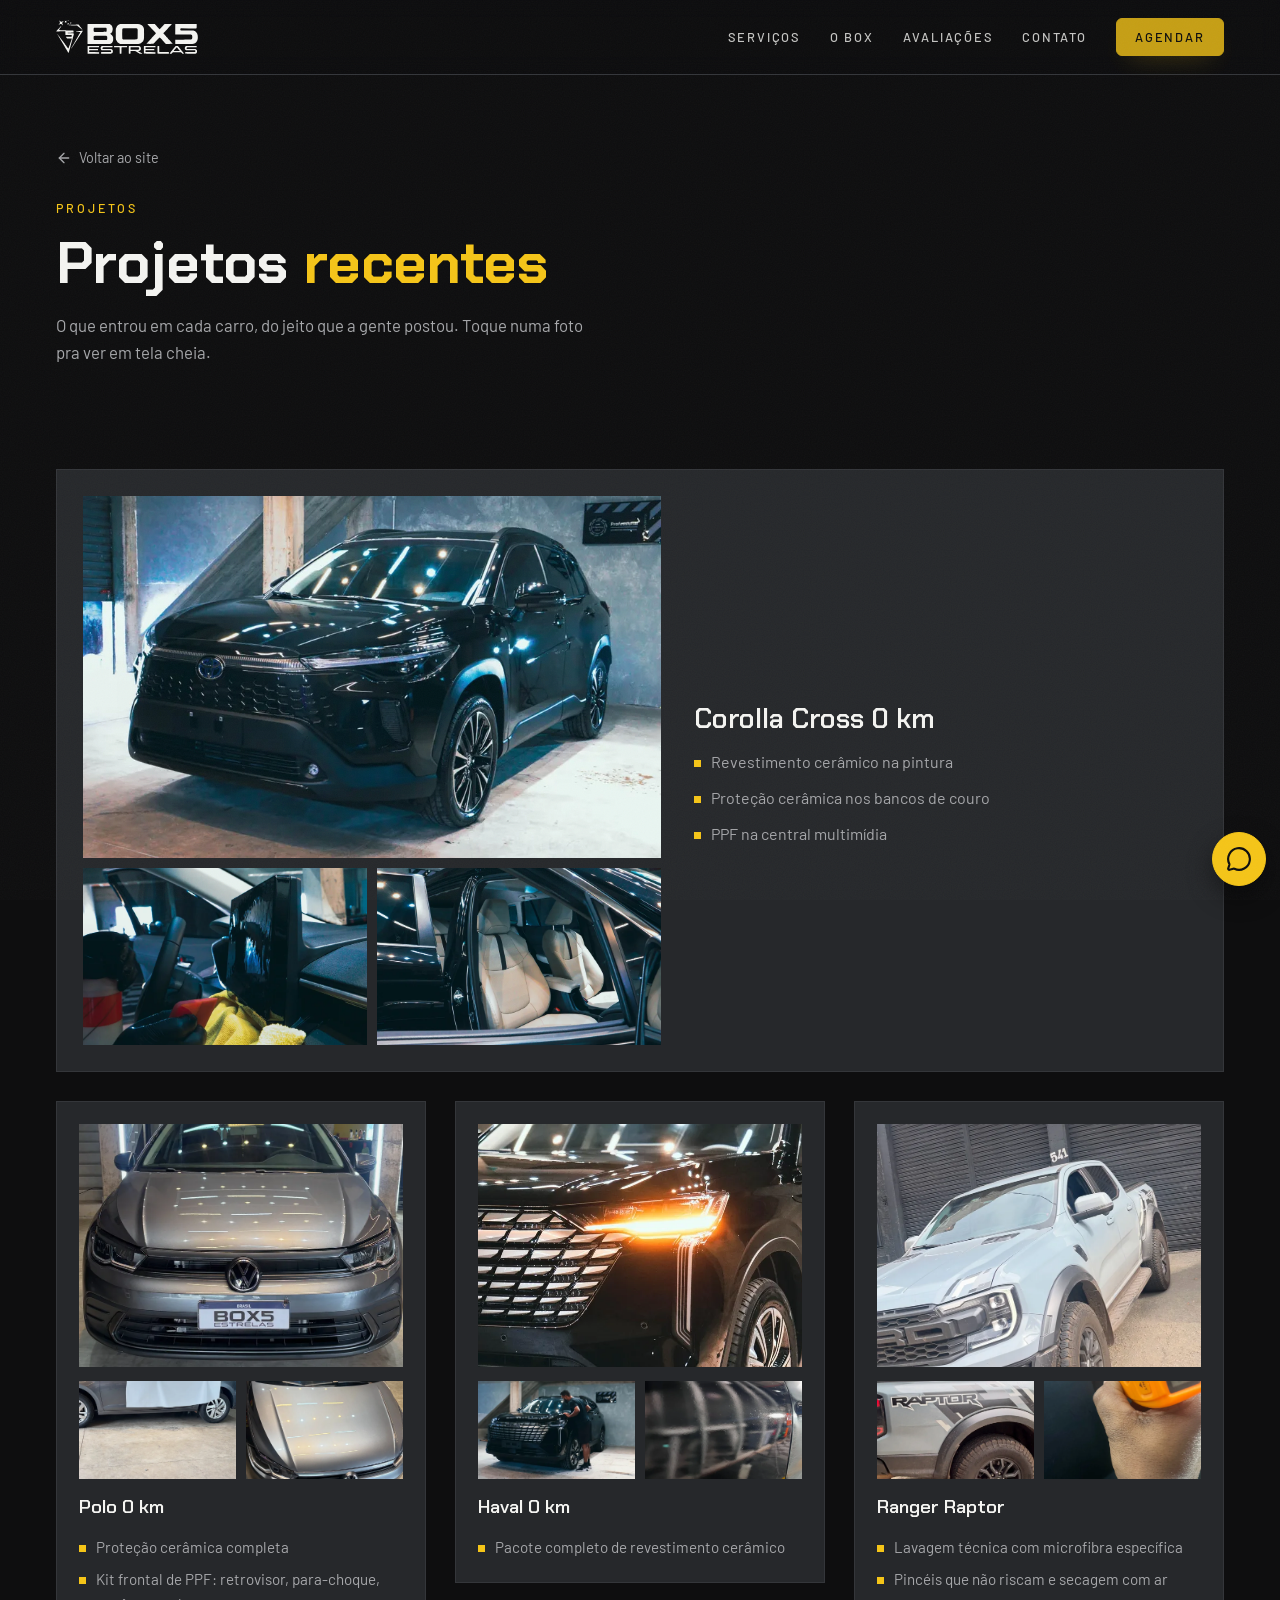
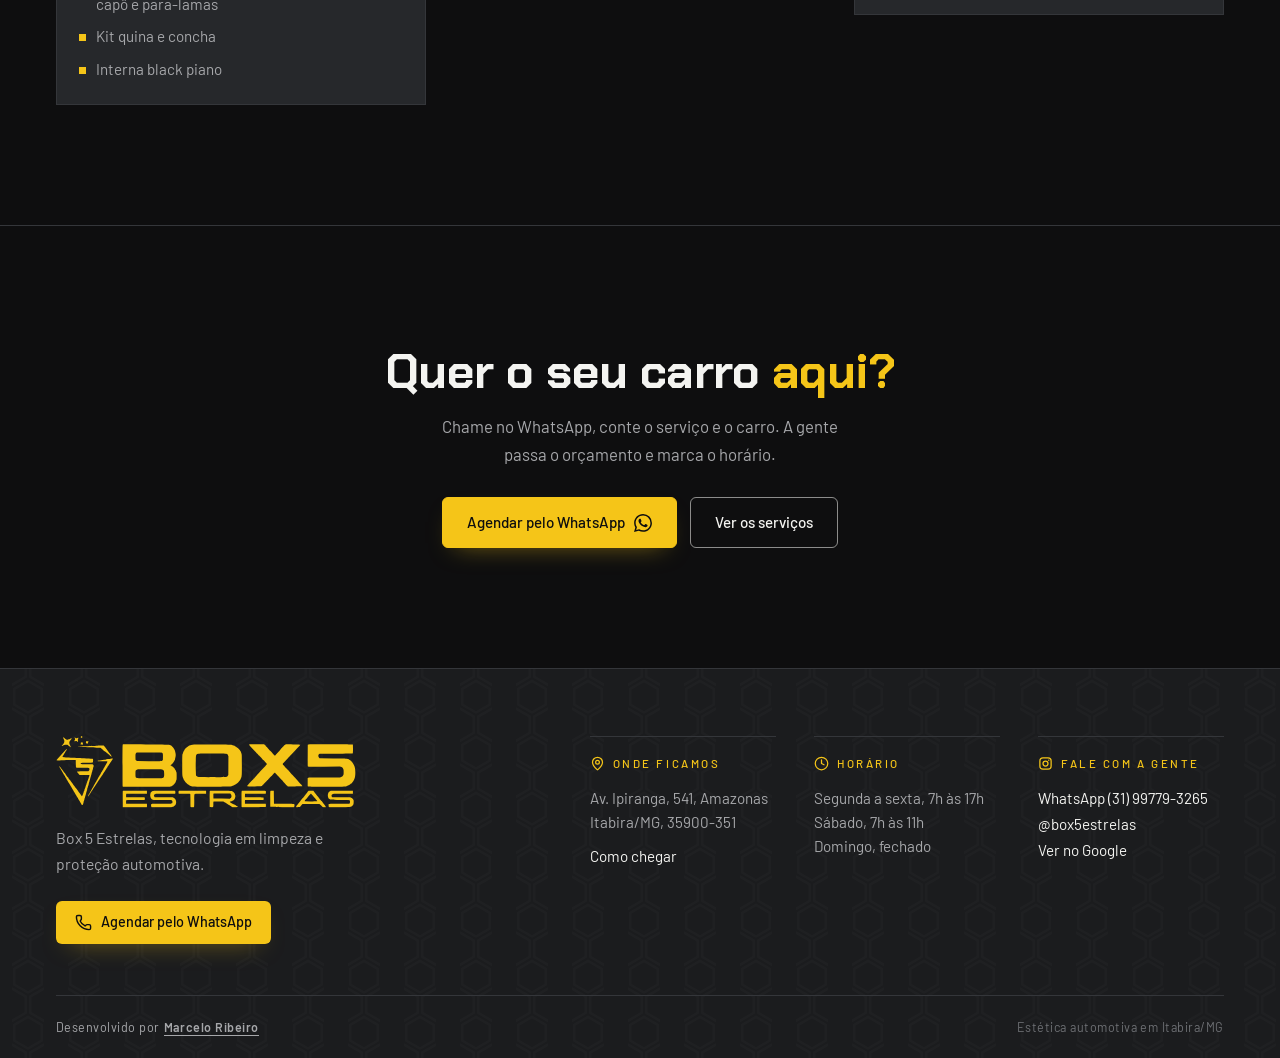
<file: projetos/index.html>
<!doctype html>
<html lang="pt-BR">
<head>
<meta charset="utf-8">
<meta name="viewport" content="width=device-width, initial-scale=1">
<script>document.documentElement.classList.add('js');</script>
<title>Projetos recentes | Box 5 Estrelas, Itabira MG</title>
<meta name="description" content="Corolla Cross, Polo, Haval e Ranger Raptor: o que a Box 5 Estrelas fez em cada carro, com as fotos. Estética automotiva em Itabira, MG.">
<link rel="canonical" href="https://marcel0gs.github.io/box-5-estrelas/projetos/">
<link rel="icon" type="image/png" sizes="32x32" href="../assets/img/favicon-32.png">
<link rel="icon" type="image/png" sizes="192x192" href="../assets/img/favicon-192.png">
<link rel="apple-touch-icon" href="../assets/img/apple-touch-icon.png">
<link rel="preconnect" href="https://fonts.googleapis.com">
<link rel="preconnect" href="https://fonts.gstatic.com" crossorigin>
<link href="https://fonts.googleapis.com/css2?family=Barlow:wght@400;500&family=Chakra+Petch:wght@600;700&display=swap" rel="stylesheet">
<link rel="stylesheet" href="../assets/css/site.css?v=10">
</head>
<body class="pagina-interna">

<div class="progresso" id="progresso" aria-hidden="true"></div>
<div class="ruido" aria-hidden="true"></div>

<svg style="display:none" aria-hidden="true"><symbol id="logo" viewBox="67 703 1714 410" fill="currentColor"><path fill-rule="evenodd" d="M208.6 707.5C207.8 710.7,208.3 711.6,212.2 713.6C215.9 715.5,217 714.5,217 708.8C217 705.1,216.9 705,213.1 705C209.8 705,209.1 705.4,208.6 707.5M107 711.2C107 712.5,107.7 714.4,108.5 715.4C109.3 716.5,110 718.1,110 719.1C110 720,110.8 721.8,111.9 723.1C115.6 728,115.4 740.5,111.4 744.7C110.3 745.8,108.5 748,107.3 749.6C106.1 751.2,103.8 753.9,102.1 755.5C100.4 757.2,99 758.8,99 759.3C99 760.6,104.1 760,104.6 758.6C104.9 757.8,106.8 756.9,108.8 756.5C110.8 756.1,113.3 755.1,114.3 754.2C115.6 753,118.2 752.6,124.5 752.6C132.2 752.5,133.1 752.7,134.5 754.8C135.4 756,136.5 757,137 757C137.4 757,140.2 759.2,143.1 762C146.1 764.7,149 766.8,149.5 766.6C151.4 766.1,151.2 763,149.1 760.4C147.9 758.9,147 757,147 756.1C147 755.2,146.1 753.2,145 751.5C142.2 747.2,142.2 736.1,145 733.5C146.1 732.5,147 731.1,147 730.4C147 729.7,147.6 728.7,148.3 728.3C150.3 727.2,156 719,156 717.4C156 715.4,152.6 715.7,150.6 717.9C149.6 718.9,147.4 720.1,145.5 720.4C143.7 720.8,142 721.5,141.8 722.1C141.3 723.6,133.2 725,128.8 724.3C126.8 724,124.3 722.9,123.4 721.9C122.5 720.8,121.1 720,120.3 720C119.6 720,119 719.6,119 719.1C119 718.7,116.3 716.2,113 713.6C107.4 709.2,107 709,107 711.2M173 712.7C173 713.7,173.7 715.4,174.5 716.4C176.6 719.2,176.4 723.3,174 726.3C172.9 727.7,172 729.8,172 730.9C172 732.8,172.4 733,176.3 732.4C178.6 732,180.7 731.7,181 731.8C184.8 731.8,186.3 732.3,187.7 734C188.7 735.1,190.3 736,191.3 736C193 736,193.1 735.5,192.4 731.8C191.1 724.2,192.5 716,195 716C196.3 716,196.3 713.3,194.9 712.5C194.4 712.1,193 712.6,192 713.5C189 716.2,182.3 716.7,179.7 714.3C176.4 711.2,173 710.4,173 712.7M238.4 733.2C238.1 733.7,238.1 735.2,238.4 736.5C238.8 737.9,238.5 739.9,237.8 741C236 743.8,237.5 744.8,244 745.2L249.5 745.5 249.8 741.5C250 739.3,250.9 736.7,251.7 735.8C253 734.3,253 734,251.9 733.6C249 732.6,238.9 732.4,238.4 733.2M209.7 738.7C209.3 739,209 741.3,209 743.6C209 746.2,208.4 748.5,207.4 749.5C205.2 751.6,205.4 751.7,213.5 752.1L220.5 752.5 220.5 746.5L220.5 740.5 216.7 740.8C214.1 741,212.8 740.6,212.4 739.5C211.7 737.9,210.8 737.6,209.7 738.7M448.4 752.1C447.2 753.4,447 770.8,447 871.4C447 950.6,447.3 989.8,448 991.1C449.1 993,451.6 993,579.5 993C709.8 993,723.3 992.7,727 989.5C727.8 988.8,729.7 987.9,731.1 987.4C737.3 985.3,750.4 969.5,751.7 962.6C752 960.9,753.2 958,754.3 956.2C756.1 953.2,756.3 951,756.3 931.9C756.4 912.4,756.2 910.8,754.3 908.2C753.2 906.7,752 903.9,751.6 901.9C751.3 899.8,750.3 897.6,749.5 897C748.6 896.3,747.3 894.2,746.4 892.4C744.3 888,734.3 878.1,730.3 876.4C728.5 875.6,727 874.6,727 874.1C727 873.6,725.7 872.7,724 872.2C722.4 871.6,721 870.7,721 870.3C721 869.5,727.5 864,728.5 864C730.7 864,742.1 849.5,743.5 844.9C743.9 843.6,744.9 841.6,745.6 840.5C746.4 839.4,747 837.2,747 835.5C747 833.9,747.9 829.6,749 826.2C750.3 822.1,751 817,751 812C751 807,750.3 801.9,749 797.8C747.9 794.4,747 790.5,747 789.4C747 784,738.7 770.2,732.1 764.4C730.3 762.8,727.8 760.6,726.6 759.4C725.5 758.2,723.4 756.9,722 756.5C720.6 756.1,718.8 755.2,718 754.5C717.2 753.8,715.2 752.9,713.5 752.4C711.9 752,651.9 751.4,580.2 751.1C462.3 750.6,449.7 750.7,448.4 752.1M1172.7 750.8C1169.8 751.4,1170.8 755,1175.3 759.5C1184.7 769.1,1195 780.1,1205 791C1210.8 797.3,1217.6 804.5,1220.3 807.1C1222.9 809.7,1225 812.3,1225 812.9C1225 813.5,1225.7 814,1226.5 814C1227.4 814,1228.4 814.8,1228.7 815.7C1229.1 816.6,1230.7 818.5,1232.3 819.9C1235.4 822.7,1237.5 824.9,1244.4 832.5C1246.9 835.3,1249 837.8,1249 838.1C1249 838.4,1251 840.1,1253.5 842C1256 843.9,1258 845.7,1258 846.1C1258 846.5,1261.1 850.2,1265 854.2C1268.8 858.2,1272 862,1272 862.5C1272 864,1264.6 873,1253.9 884.5C1250.8 887.8,1245.9 893.2,1242.9 896.4C1239.9 899.7,1234.6 905.4,1231 909.1C1227.4 912.8,1222 918.6,1219 922.1C1216 925.5,1210.5 931.5,1206.8 935.4C1203 939.3,1200 943.1,1200 943.8C1200 944.5,1198.9 945.6,1197.5 946.2C1196.1 946.8,1195 947.7,1195 948.1C1195 948.5,1192.4 951.6,1189.3 954.8C1184.4 959.8,1177.3 967.5,1164.5 981.3C1160.6 985.6,1158.8 988.8,1159.5 990C1159.9 990.7,1173.3 991,1199.6 991C1243.2 991,1242.3 991.1,1247 984.6C1248.4 982.6,1250.3 980.8,1251.3 980.5C1252.2 980.1,1253 979.5,1253 979C1253 978.5,1255.8 975.3,1259.3 971.7C1262.7 968.2,1267.9 962.7,1270.8 959.6C1273.7 956.5,1276.5 954,1277 954C1277.6 954,1278 953.4,1278 952.6C1278 951.8,1278.9 950.8,1280 950.5C1281.1 950.2,1282 949.2,1282 948.3C1282 947.5,1282.9 946.6,1284 946.3C1285.1 946,1286 945.3,1286 944.6C1286 944,1289.4 940.1,1293.6 936C1297.8 931.9,1303.5 925.8,1306.3 922.5C1311.2 916.7,1315.5 913,1317.5 913C1318.6 913,1322.3 916.5,1326.6 921.5C1330.2 925.6,1345.8 942.3,1355.7 952.6C1360.3 957.3,1364.3 961.7,1364.7 962.4C1365.8 964.2,1383.6 983.5,1388 987.7L1391.5 991 1432.6 991C1455.2 991,1473.9 990.7,1474.3 990.4C1475 989.7,1471 984,1466.5 979.4C1460.5 973.3,1451.5 962.8,1450.6 960.9C1450.1 959.9,1449.1 959,1448.3 959C1447.6 959,1447 958.6,1447 958.2C1447 957.7,1444.2 954.3,1440.8 950.7C1433.6 943.1,1420.3 928.8,1416.9 924.9C1415.6 923.4,1411.8 919.2,1408.5 915.5C1405.2 911.7,1400.4 906.4,1397.8 903.6C1395.1 900.9,1393 898.3,1393 897.9C1393 897.5,1392.1 896.8,1391 896.5C1389.9 896.2,1389 895.4,1389 894.8C1389 894.2,1387.5 892.3,1385.7 890.6C1383.9 888.9,1378.9 883.5,1374.5 878.5C1370.2 873.6,1366.2 869.4,1365.8 869.2C1365.4 869,1364.3 867.3,1363.4 865.5C1361.6 861.6,1360.7 862.9,1373 850.1C1377.7 845.3,1386.7 835.7,1393 829C1399.3 822.2,1407.2 813.9,1410.5 810.6C1413.8 807.2,1418.2 802.5,1420.3 800C1424.3 795.4,1440 778.6,1454.8 763.2C1459.3 758.5,1462.9 753.9,1462.8 753C1462.5 751.7,1457.3 751.4,1422 751C1399.7 750.7,1380.2 750.8,1378.5 751.2C1375.7 751.9,1372.3 754.8,1366.5 761.4C1365.1 763,1364 764.7,1364 765.1C1364 765.6,1363.3 766,1362.5 766C1361.7 766,1361 766.4,1361 766.9C1361 767.4,1359.2 769.8,1356.9 772.2C1354.6 774.6,1350.5 779.2,1347.8 782.5C1345 785.8,1339.3 792.1,1335.1 796.6C1330.9 801,1325.5 807,1323 809.8C1320.5 812.7,1318 815,1317.3 815C1315.9 815,1311.4 810.6,1304 802C1301 798.5,1295.8 792.8,1292.5 789.4C1289.2 785.9,1284.7 780.9,1282.5 778.3C1276.2 770.8,1268.7 762.6,1266.8 761.2C1265.8 760.5,1265 759.5,1265 759C1265 757.6,1259.1 752.2,1257 751.5C1255.2 750.9,1175.5 750.3,1172.7 750.8M1508.7 751.6L1505.5 752.7 1505.2 814.2C1505 875,1505 875.7,1507 877.5C1509 879.3,1512.1 879.3,1598.4 878.2L1687.7 877.1 1694.1 879.3C1700.3 881.4,1707 886.5,1707 889.2C1707 889.8,1707.8 891.2,1708.7 892.3C1710.2 893.9,1710.5 896.3,1710.5 908.3C1710.5 921.8,1710.3 922.8,1707.8 927.7C1704.5 934,1701.4 936.4,1694.5 938.5C1689.9 939.8,1677.6 940,1599.8 940C1530.4 940,1509.8 940.3,1507.7 941.3L1505 942.5 1505 966.7L1505 990.8 1508.2 991.9C1510.4 992.7,1540.3 993,1610.4 992.9C1702.9 992.8,1723.7 992.3,1726.4 990.1C1727 989.6,1729.5 988.6,1732 987.9C1734.5 987.2,1737.6 985.8,1738.9 984.8C1740.2 983.8,1741.6 983,1742.1 983C1743.4 983,1750.4 978,1751.3 976.4C1751.7 975.6,1752.6 975,1753.2 975C1755.5 975,1763.9 964.4,1767.8 956.6C1774.4 943.6,1775.8 938.6,1777 924.5C1778.2 909.4,1776.4 884.8,1773.6 879.5C1772.7 877.9,1772 875.8,1772 875C1772 871.9,1763.1 856.3,1758.4 851.2C1754.1 846.4,1744.9 839,1743.4 839C1743.1 839,1741.7 838.1,1740.3 837C1738.9 835.9,1736.8 835,1735.6 835C1734.5 835,1732.2 834.2,1730.5 833.2C1727.7 831.6,1721.4 831.5,1650.3 831L1573 830.5 1569.9 827.4C1564.2 821.7,1564.5 809.7,1570.5 806L1573.9 803.9 1667.9 804C1760.3 804.1,1761.9 804,1763 802.1C1764.2 799.8,1764.4 754.2,1763.2 752.2C1762.1 750.6,1513.7 749.9,1508.7 751.6M846 752.4C841.3 753.1,836.2 754.4,834.5 755.3C832.9 756.2,830.5 757,829.3 757C828.1 757,826.7 757.6,826.3 758.4C825.9 759.1,824.2 760.4,822.5 761.3C819.8 762.7,805.9 774.6,805.2 776.2C805 776.5,804 777.8,802.9 779.1C801.9 780.3,801 781.9,801 782.7C801 783.4,800.1 784.8,799 785.7C797.9 786.7,797 788.2,797 789.1C797 790,796.2 791.8,795.1 793.1C794.1 794.4,793 797.3,792.6 799.5C792.2 801.7,791.1 804.6,790.2 806C788.7 808.3,788.5 814.1,788.2 865.5C787.9 929.4,788.3 934.3,795.1 947.2C796.1 949.2,797 951.6,797 952.4C797 953.3,797.5 954,798.1 954C798.6 954,799.7 955.5,800.5 957.3C801.3 959.2,802.6 961.2,803.4 962C804.3 962.7,805 963.6,805 964.1C805 965.4,817.8 977.6,822 980.4C829.5 985.3,831.7 986.5,836.5 988.3C839.3 989.3,842.9 990.6,844.5 991.2C848.3 992.8,1038.1 993.6,1054.5 992.1C1064.4 991.3,1077.1 988.3,1081 985.9C1081.8 985.4,1085.3 983.6,1088.8 982C1096 978.6,1105.2 971.2,1111.1 964.2C1113.4 961.6,1115.7 959.1,1116.4 958.5C1117 958,1118.1 956.4,1118.8 955C1119.4 953.6,1120.4 951.8,1120.9 951C1123.1 947.6,1125.8 940.1,1127.4 933.5C1128.8 927.4,1129 918.8,1129 869.4C1129 815.5,1128.9 811.9,1127 804.4C1124.8 795.8,1121.4 787.9,1119.3 786.7C1118.6 786.3,1118 785.3,1118 784.5C1118 780.7,1094.4 761,1089.8 761C1089 761,1087.5 760.1,1086.5 759C1085.5 757.9,1083.6 757,1082.3 757C1081 757,1078.3 756.3,1076.2 755.4C1068 751.7,1049.6 751.1,950 751.2C880.9 751.2,852.2 751.6,846 752.4M314 757.7C312.1 757.9,306.9 758.5,302.5 759C298.1 759.6,273.6 760.5,248 761.1C222.4 761.6,198.8 762.4,195.5 762.8L189.5 763.6 197 764.3C201.1 764.7,214.4 765.5,226.5 766C238.6 766.6,255 767.4,263 768C271 768.5,287.1 769.2,298.9 769.5L320.3 770.1 324.5 773.6C326.8 775.5,329 777,329.4 777C329.8 777,332 778.8,334.3 781C339.8 786.1,345.6 791,346.4 791C346.7 791,347.8 791.8,348.9 792.8C349.9 793.7,352.4 795.9,354.4 797.5C356.4 799.2,359.7 802,361.8 803.7C363.8 805.5,365.8 807,366.3 807C366.7 807,368 807.9,369.3 809C370.5 810.2,372.2 811.7,373 812.5C376.5 815.6,383.6 821,384.3 821C385.5 821,383.8 815.6,382.3 814.7C381.6 814.3,381 813.3,381 812.5C381 811.7,380.4 810.7,379.7 810.3C379 809.9,377.4 807.9,376.3 806C375.1 804,373 801.4,371.6 800.1C370.2 798.7,369 797.2,369 796.7C369 795.9,367 793.2,362.8 788.1C362.1 787.3,359.7 783.8,357.3 780.3C353.6 774.7,349.4 769.2,341.8 759.8C339.6 757,339.5 757,328.5 757.2C322.5 757.2,315.9 757.5,314 757.7M123.1 781.8C118 787.3,102.6 803.9,94.5 812.3C82.8 824.5,69 840.5,69.3 841.4C69.8 842.7,80.1 842.6,105 841.1C114.1 840.5,134.6 840,150.5 839.8L179.5 839.5 180 860.5C180.3 872.1,180.9 882.1,181.3 882.8C181.9 883.7,190.2 884,216.8 884C249.6 884,251.7 884.1,254.8 886C257.8 887.8,258 888.4,258 893.4C258 898.3,257.7 899,254.6 901.4L251.2 904 219.8 904.6C199.9 905.1,188.3 905.7,187.8 906.3C187.1 907.5,188.3 910.2,190.8 913C191.7 914,193.4 916,194.5 917.4C195.6 918.9,197.7 921.5,199.2 923.2L201.8 926.3 224.2 926C236.5 925.8,249 925.6,252 925.6C257.3 925.5,257.5 925.6,257.8 928.3C258 929.8,257.2 932.5,256.1 934.4C254.9 936.2,254 939,254 940.6C254 942.2,253.3 944.6,252.4 945.9C251.5 947.2,250.3 950.1,249.8 952.3C249.3 954.6,248.2 957.2,247.4 958.1C246.7 958.9,245.6 961.8,245.1 964.3C244.7 966.9,243.8 969.5,243.2 970.2C242.6 970.9,241.9 973.3,241.5 975.5C241.1 977.7,240.3 980.4,239.7 981.5C239.2 982.5,238.1 985.5,237.4 988C234.9 996.6,232.8 1002.5,230.9 1006.1C229.9 1008.1,229 1010.9,229 1012.3C229 1013.6,228.2 1015.8,227.2 1017.1C226.1 1018.4,225 1021.7,224.6 1024.4C224.3 1027.1,223.3 1030.1,222.5 1031C221.7 1031.9,221 1033.8,221 1035.1C221 1037.9,216.8 1046.2,215.1 1046.8C214.4 1047,213.4 1045.8,212.7 1044.1C212.1 1042.4,211 1041,210.3 1041C209.6 1041,209 1040.5,209 1040C209 1039.4,207 1036.4,204.5 1033.2C202 1030.1,200 1027.2,200 1026.9C200 1026.5,198.4 1024.5,196.5 1022.4C194.5 1020.3,192.7 1017.5,192.3 1016.2C192 1015,190.9 1013.5,189.9 1012.9C188.8 1012.4,188 1011.3,188 1010.5C188 1009.7,187.6 1009,187.1 1009C186.6 1009,183.5 1005.3,180.3 1000.8C173.4 990.8,174.2 991.9,168 984.3C165.3 980.9,163 977.9,163 977.6C163 977.3,160.3 973.5,157 969.2C153.7 964.8,151 961,151 960.7C151 960.5,149.4 958.5,147.4 956.4C145.4 954.2,143.2 951.3,142.4 949.8C141.6 948.2,140.5 947,140 947C139.5 947,138.8 946,138.4 944.8C138.1 943.5,137 941.7,136.1 940.8C135.2 939.8,133.7 938,132.8 936.8C131.8 935.5,129.3 932.3,127.2 929.5C125.1 926.8,121.9 922.2,120.1 919.3C118.2 916.5,116.1 913.9,115.4 913.6C114.6 913.3,114 912.4,114 911.7C114 910.9,113.1 909.5,111.9 908.4C110.7 907.4,108.6 904.5,107.2 902C105.8 899.5,104.1 897.2,103.5 896.8C102.8 896.4,101 894.2,99.4 891.8C97.8 889.5,95.7 886.8,94.8 885.8C93.8 884.8,93 883.4,93 882.6C93 881.8,92.1 880.9,91.1 880.5C90.1 880.2,89 879,88.7 878C88.1 875.6,86 875.3,86 877.7C86 880.2,90 888.1,91.6 888.7C92.4 889,93 889.7,93 890.2C93 891.1,98.6 901,105.7 912.8C107 914.8,108.7 917.9,109.5 919.7C110.3 921.4,111.4 923.2,112 923.5C112.6 923.9,113.7 925.7,114.5 927.6C115.3 929.5,116.4 931,116.9 931C117.5 931,118 931.8,118 932.9C118 933.9,118.8 935.8,119.8 937.1C120.8 938.4,122.1 940.6,122.8 942C124.4 945.2,126.6 949.1,127.9 951C132.7 958,135 961.6,135 962.3C135 962.8,135.9 964.3,137 965.7C138.1 967.1,139 969.1,139 970.1C139 971.2,139.6 972,140.4 972C141.2 972,142.1 973.2,142.5 974.8C142.8 976.3,143.9 978.3,144.7 979.3C145.6 980.2,146.8 981.9,147.4 983C148 984,150.8 988.9,153.5 993.7C156.3 998.5,159.1 1003.6,159.8 1005C161.4 1008.3,163 1010.9,165.8 1014.3C167 1015.9,168 1017.7,168 1018.5C168 1019.2,168.7 1020.3,169.6 1021C170.4 1021.8,171.8 1023.7,172.6 1025.4C173.4 1027.1,174.6 1029.4,175.3 1030.5C176 1031.6,178.5 1036,181 1040.3C189.2 1054.5,190.1 1056,191.1 1056C191.6 1056,192 1056.8,192 1057.9C192 1058.9,192.9 1060.9,194 1062.3C195.1 1063.7,196 1065.3,196 1065.9C196 1066.5,196.8 1067.8,197.8 1068.8C198.7 1069.7,200.8 1073.2,202.5 1076.5C204.1 1079.8,205.8 1082.8,206.3 1083.1C207 1083.6,208.3 1085.8,212.6 1093.8C215.7 1099.5,220.9 1099.1,221 1093.2C221 1092,221.7 1089.9,222.6 1088.5C223.4 1087.2,224.4 1083.5,224.7 1080.3C225 1077.1,225.9 1073.8,226.7 1072.9C227.4 1072,228.5 1068.7,229 1065.5C229.5 1062.3,230.6 1058.8,231.3 1057.6C232.1 1056.5,233 1053.3,233.5 1050.5C233.9 1047.8,234.8 1044.4,235.5 1043C236.2 1041.6,237.1 1038.5,237.5 1036C238.2 1031.6,238.7 1029.8,243 1015.9C244.1 1012.3,245 1008.1,245 1006.6C245 1005.1,245.9 1002.2,247 1000.1C248.1 997.9,249.2 994.2,249.6 991.8C250 989.5,251.1 985.8,252.1 983.8C253.2 981.7,254 978.7,254 977C254 975.3,254.9 971.8,255.9 969.2C257 966.6,258.1 962.5,258.4 960.1C258.8 957.8,259.7 954.5,260.5 952.9C261.3 951.4,262 948.8,262 947.3C262 945.8,262.9 942.7,263.9 940.4C264.9 938.1,266.1 934.3,266.5 931.9C266.9 929.5,267.6 926.7,268.1 925.8C268.7 924.8,269.5 921.4,270.1 918.3C270.7 915.1,271.7 911.6,272.4 910.5C273.1 909.4,274 905.9,274.4 902.8C274.8 899.7,275.7 896.6,276.5 896C277.2 895.4,278.1 891.8,278.5 888C278.9 883.5,279.7 881,280.6 880.6C281.5 880.2,282 878.4,282 875C282 870.7,281.6 869.5,279 867L275.9 864 243.2 864C219 864,210.1 863.7,209.2 862.8C207.8 861.4,207.6 857.4,208.8 856.6C209.3 856.3,224.7 855.8,243.1 855.4C261.5 855.1,276.9 854.4,277.5 853.9C278.7 852.8,279.4 841.1,278.6 836.6C278.2 834.7,277.2 832.9,276.2 832.5C275.3 832.2,259.4 831.4,241 830.9C222.6 830.4,203.7 829.6,199 829C194.3 828.4,177.2 827.5,161 827C130.8 826.1,108.8 824.5,105.8 822.9C104.4 822.1,104.3 821.5,105.1 819.1C105.7 817.4,106.8 815.6,107.6 814.9C108.4 814.3,109 813.3,109 812.7C109 812.2,110.1 810.3,111.4 808.6C112.7 806.9,114 804.5,114.4 803.3C114.8 802,115.5 801,116.1 801C116.6 801,117.7 799.5,118.5 797.8C119.3 796,121.6 792,123.5 789C125.4 786,126.9 783,127 782.4C127 781.7,127.7 781,128.5 780.6C130.1 780,130.5 777.4,129.1 776.6C128.6 776.3,125.9 778.6,123.1 781.8M533 797.8C526.6 798.3,525 799,523 802.3C521.2 805.1,521 807.4,521 821.8C521 831.1,521.4 839,522 840.1C522.6 841.1,525 843,527.3 844.2L531.5 846.5 597 846.8C666 847.1,669.1 846.9,674.5 842.5L677.5 840.2 677.8 824.5C678.3 805.4,677.8 802.7,674 800C671.1 798,670.1 797.9,603.8 797.7C566.8 797.6,534.9 797.6,533 797.8M877.1 804.4C876.4 805.2,874.9 806.1,873.7 806.4C872.5 806.8,870.5 808.4,869.2 810C866.9 812.9,866.8 814,865.8 842.5C865 863.7,865 879.8,865.8 900.1L866.8 928.2 870.2 931.7C876.4 938.3,872 938,959.2 938C1048.8 938,1042.8 938.5,1048.5 930L1051.5 925.5 1051.8 872.3L1052.1 819.1 1049.4 813C1047.4 808.8,1046 806.8,1044.4 806.4C1043.1 806.1,1041.6 805.2,1040.9 804.4C1039.2 802.3,878.8 802.3,877.1 804.4M380.5 832.6C378.3 833.5,371.7 834.5,365.9 834.9C360.1 835.4,354.4 836.3,353.1 836.9C351.9 837.6,346.8 838.5,341.7 839.1C336.6 839.6,328.9 840.7,324.5 841.5C320.1 842.3,313.7 843.3,310.2 843.7C303.5 844.6,301.8 846.1,306.6 847.1C308.2 847.5,320.8 847.8,334.7 847.9C348.7 847.9,360.1 848.4,360.4 848.9C361.1 850,359.9 852.8,356.5 858.5C355.1 860.7,353.6 863.4,353.1 864.6C352.6 865.7,351.1 868.3,349.7 870.3C348.3 872.4,346.2 876,345 878.3C343.8 880.6,341.7 884.3,340.4 886.5C339.1 888.7,337.3 892,336.5 893.8C335.7 895.5,334.6 897,334.1 897C333.6 897,332.8 898.5,332.5 900.3C332.1 902,331.1 904.2,330.4 905C328.3 907.2,324.9 912.8,321.5 919.5C319.9 922.8,317.9 925.9,317.3 926.3C316.6 926.7,316 927.9,316 928.9C316 929.9,315.1 931.5,314 932.5C312.9 933.5,311.8 935.2,311.4 936.4C311 937.5,309 941.4,306.9 944.9C304.7 948.3,303 951.6,303 952C303 952.5,302.4 953.5,301.6 954.3C300.8 955.1,299.4 957.2,298.6 959.1C297.7 961,295.9 964.3,294.6 966.5C293.3 968.7,290.8 973.1,289 976.4C287.3 979.6,285.3 982.9,284.5 983.7C283.7 984.5,283 985.7,283 986.4C283 987.1,281.9 989.1,280.5 991C279.1 992.9,278 995.2,278 996.2C278 997.2,277.5 998,276.9 998C276.4 998,275.2 999.5,274.4 1001.3C273.5 1003,271.8 1006.3,270.4 1008.5C269.1 1010.7,267.4 1013.9,266.6 1015.6C265.8 1017.3,264.4 1019.2,263.6 1020C262.7 1020.7,262 1021.9,262 1022.7C262 1023.5,261.1 1025.3,260 1026.7C258.9 1028.1,258 1030.1,258 1031.1C258 1032.2,257.3 1033,256.5 1033C255.7 1033,254.8 1034.4,254.4 1036.5C254.1 1038.5,252.9 1040.5,251.9 1041.1C250.7 1041.7,250 1043.2,250 1045C250 1049,251.8 1048.8,253.5 1044.6C254.3 1042.8,255.6 1041,256.5 1040.7C257.3 1040.3,258 1039.3,258 1038.4C258 1037.4,258.7 1035.8,259.7 1034.8C260.6 1033.8,261.8 1032.2,262.4 1031.2C266.1 1025,269.9 1019.3,272.3 1016.3C273.8 1014.3,275 1012.1,275 1011.3C275 1010.6,275.7 1009.7,276.5 1009.4C277.3 1009.1,278.2 1007.9,278.6 1006.8C278.9 1005.7,280.5 1002.9,282.1 1000.6C285.4 996,286.2 994.9,293.7 983.4C296.6 978.9,299 974.9,299 974.5C299 974.1,300 972.5,301.3 971C306.1 964.9,307.1 963.4,307.6 961.3C307.9 960.1,308.8 958.9,309.6 958.6C310.4 958.3,311 957.4,311 956.7C311 955.9,312 954.5,313.1 953.4C314.3 952.4,315.6 950.6,316.1 949.5C317.4 946.7,325 934.6,325.9 934C326.4 933.7,327.5 932,328.4 930.3C329.3 928.5,330.5 927,331 927C331.6 927,332 926.3,332 925.5C332 924.7,332.9 923.2,334 922.3C335.1 921.3,336 920.1,336 919.6C336 919.1,338.9 914.3,342.5 909C346.1 903.7,349 898.8,349 898.2C349 897.5,349.4 897,349.9 897C350.8 897,355.7 889.4,357.2 885.8C357.6 884.8,358.4 884,358.9 884C359.4 884,360.1 882.8,360.5 881.3C360.9 879.8,361.8 877.8,362.5 877C363.3 876.2,364.9 874.5,366 873.2C367.2 871.9,368.6 869.5,369.2 867.9C369.7 866.3,370.6 865,371 865C371.5 865,373.3 862.4,375.1 859.3C376.9 856.1,378.6 853.3,378.9 853C379.4 852.6,381.3 849.7,385.8 842.5C390.2 835.5,391.3 834,392.3 834C393 834,392.6 833.3,391.6 832.5C389.1 830.6,385.7 830.7,380.5 832.6M539.5 893.7C536.2 893.9,533.1 894.5,532.6 895.1C532 895.6,530.5 896,529.1 896C526 896,524.9 896.7,522.7 900C521.3 902,521 905.1,521 918.9C521 938.6,521.9 941,529.8 943.1C536.2 944.8,657.8 945.6,669.8 944C680.5 942.6,680.5 942.6,683 937.6C684.7 933.9,685 931.5,685 919.4C684.9 901.3,683.8 898.2,675.9 895.5C670.9 893.7,666 893.6,608 893.4C573.6 893.4,542.8 893.5,539.5 893.7M448.5 1017.2C448.2 1017.9,448.1 1039,448.2 1064L448.5 1109.5 517.2 1109.8L586 1110 586.5 1107.7C586.8 1106.5,587 1102.1,586.8 1098L586.5 1090.5 527 1090L467.5 1089.5 467.2 1080.4C467 1073.7,467.3 1071,468.3 1070.2C469.2 1069.4,485 1069,520.9 1068.8C570.3 1068.5,572.2 1068.4,573.6 1066.6C575.3 1064.2,575.4 1059.3,573.7 1056L572.4 1053.5 520 1053L467.5 1052.5 467.2 1045.4C467.1 1041.5,467.4 1037.1,467.9 1035.7L468.9 1033 527.7 1032.8L586.5 1032.5 586.5 1024.5L586.5 1016.5 517.7 1016.2C463.2 1016,448.8 1016.2,448.5 1017.2M619.5 1017C618.4 1017.4,615.3 1019.8,612.7 1022.2C608.6 1025.8,607.7 1027.4,606.5 1032.5C603.6 1045,605.3 1055,611.6 1061.1C619.6 1068.9,619.7 1068.9,676 1069C713.5 1069,726.1 1069.3,728 1070.3C731.6 1072.1,733.4 1077.7,732.1 1082.8C730 1090.5,734.5 1090,670.9 1090C633.5 1090,613.2 1090.4,611.9 1091C609.4 1092.4,609.1 1104.3,611.6 1107.8L613.1 1110 669.9 1110C718.2 1110,727.3 1109.8,730.3 1108.5C732.3 1107.7,735 1107,736.3 1107C739.1 1107,747 1101.4,747 1099.4C747 1098.7,747.9 1097.6,748.9 1097.1C750.2 1096.4,751.3 1093.7,752.5 1088.4C755.7 1073.9,750.7 1061.8,739 1055.7L733.8 1053 682.4 1053L631 1053 628.4 1049C625.9 1045.2,625.8 1044.9,627.3 1041.3C628.1 1039.2,629.7 1037,631 1036.4C632.2 1035.7,633.7 1034.7,634.3 1034.1C635.1 1033.3,651.3 1033,690.6 1033C721 1033,746.5 1032.7,747.4 1032.4C749.7 1031.5,749.7 1017.5,747.4 1016.6C745 1015.7,621.8 1016,619.5 1017M768.2 1017.2C766.9 1018.5,766.6 1026.9,767.6 1030.8L768.2 1033 800.6 1033C831.5 1033,833 1033.1,834 1034.9C834.6 1036.2,835 1049.8,835 1072.2C835 1098.4,835.3 1107.9,836.2 1108.8C836.9 1109.5,840.7 1110,846.1 1110L854.8 1110 855.9 1106.9C856.6 1104.8,857 1092,857 1070.6C857 1040.8,857.2 1037.3,858.8 1035.3C860.5 1033,860.7 1033,892.5 1032.8L924.5 1032.5 924.5 1024.5L924.5 1016.5 847 1016.2C787.5 1016,769.1 1016.3,768.2 1017.2M945.7 1016.6C944.8 1017.5,944.8 1104.6,945.6 1107.8C946.2 1109.9,946.7 1110,955.1 1110C966.1 1110,966 1110.2,966 1092C966 1080,966.1 1079,968 1078C969.4 1077.2,979 1077,997.5 1077.2C1024.4 1077.5,1024.9 1077.5,1027 1079.8C1028.1 1081,1029.6 1082,1030.2 1082C1030.8 1082,1032.1 1082.7,1033.1 1083.6C1035.1 1085.4,1040.2 1088.3,1044.3 1090C1045.8 1090.7,1047 1091.6,1047 1092.1C1047 1092.6,1048.6 1093.6,1050.6 1094.5C1052.5 1095.3,1057.8 1098.4,1062.4 1101.5C1067 1104.5,1071 1107,1071.4 1107C1071.8 1107,1072.8 1107.7,1073.6 1108.5C1074.9 1109.7,1078.2 1110,1091.1 1110C1099.8 1110,1107 1109.6,1107 1109.2C1107 1108.2,1098.9 1102,1097.5 1102C1096.9 1102,1095.7 1101.1,1094.7 1100C1093.8 1098.9,1092.1 1098,1091 1098C1089.9 1098,1088.7 1097.3,1088.4 1096.5C1088 1095.7,1087 1095,1086.1 1095C1085.2 1095,1083.4 1094.2,1082 1093.3C1079 1091,1067.5 1084.5,1063.3 1082.5C1058.3 1080.2,1059.4 1077,1065 1077C1069.4 1077,1083 1070.1,1084.3 1067.3C1084.8 1066,1085.9 1065,1086.6 1065C1087.3 1065,1088.2 1063.3,1088.5 1061.3C1088.8 1059.2,1089.8 1056.3,1090.6 1054.8C1092.4 1051.4,1092.4 1042.1,1090.5 1039.6C1089.7 1038.5,1089 1036.4,1089 1034.9C1089 1033.4,1088 1031,1086.8 1029.5C1081.9 1023.6,1078.2 1020.2,1075.9 1019.5C1074.6 1019.1,1073.2 1018.2,1072.8 1017.6C1072 1016.4,946.9 1015.4,945.7 1016.6M1128.3 1016.7C1127.3 1017.1,1127 1027.1,1127 1062C1127 1086.7,1127.3 1107.5,1127.6 1108.4C1128.2 1109.8,1135.2 1110,1196.5 1110C1234.1 1110,1265.1 1109.6,1265.4 1109.2C1266.3 1107.7,1266.8 1097.3,1266.1 1093.9L1265.4 1090.5 1206 1090L1146.5 1089.5 1146.5 1079.8C1146.5 1074.5,1146.8 1069.9,1147.1 1069.5C1147.5 1069.2,1171.2 1068.9,1199.9 1069C1248.9 1069,1252.1 1068.9,1252.8 1067.3C1253.7 1064.9,1253.6 1055.3,1252.6 1054.3C1252.2 1053.9,1228.1 1053.3,1199.2 1053L1146.5 1052.5 1146.7 1045.5C1146.7 1041.7,1146.8 1037.3,1146.9 1035.8L1147 1033 1206 1033L1265.1 1033 1265.9 1030.8C1266.8 1028.1,1266.6 1018.8,1265.6 1017.1C1264.9 1016,1131.1 1015.5,1128.3 1016.7M1292.3 1016.6C1291.3 1017.1,1291 1027,1291 1061.6C1291 1104.7,1291.1 1106.1,1293 1108C1295 1110,1296.3 1110,1360.4 1110L1425.9 1110 1427.9 1107.4C1429.7 1105.2,1429.9 1103.7,1429.5 1098.7C1429.3 1095.4,1428.6 1092.2,1428 1091.6C1427.2 1090.8,1409.2 1090.3,1369.7 1090L1312.5 1089.5 1312 1053L1311.5 1016.5 1302.5 1016.3C1297.6 1016.2,1292.9 1016.4,1292.3 1016.6M1507.7 1019.2C1506.2 1021,1503.8 1024.2,1502.3 1026.3C1500.7 1028.4,1497.7 1032,1495.5 1034.4C1493.3 1036.8,1490.8 1039.7,1490 1041C1486.7 1045.9,1478.1 1056.4,1476.6 1057.2C1475.7 1057.7,1475 1058.7,1475 1059.3C1475 1060,1474.2 1061.3,1473.3 1062.2C1472.3 1063.1,1470.7 1064.9,1469.8 1066.2C1465.8 1071.5,1456.7 1082.9,1453 1087.1C1451.6 1088.6,1449.6 1091.1,1448.5 1092.6C1447.4 1094,1445.8 1096,1445 1096.9C1441.2 1101.2,1439 1105.1,1439 1107.5L1439 1110 1448.4 1110C1453.6 1110,1458.5 1109.7,1459.4 1109.4C1460.2 1109.1,1464.1 1104.8,1468 1099.9C1473.1 1093.5,1475.6 1091,1477.3 1091C1478.5 1091,1500.4 1091,1526 1091L1572.5 1091 1580.5 1099.4C1584.9 1103.9,1589.5 1108.2,1590.7 1108.8C1591.9 1109.5,1596.5 1110,1601 1110L1609.2 1110 1608.5 1107.3C1607.8 1104.4,1599.9 1093.3,1593.9 1086.8C1587.8 1080.2,1586 1077.9,1586 1076.5C1586 1075.8,1585.6 1075,1585.2 1074.8C1584.3 1074.5,1575.7 1064.8,1572.7 1060.9C1567.5 1054,1561.2 1046.2,1559.3 1044.3C1558.1 1043.1,1556 1040.4,1554.6 1038.3C1553.2 1036.2,1548.8 1030.5,1544.7 1025.5L1537.4 1016.5 1523.9 1016.2L1510.4 1015.9 1507.7 1019.2M1634.8 1016.8C1632.2 1017.8,1624 1025.2,1624 1026.4C1624 1027,1623.3 1028.9,1622.4 1030.5C1619.6 1035.6,1619.4 1046.8,1621.9 1052.5C1623 1055.1,1624 1057.7,1624 1058.2C1624 1058.8,1625.5 1060.6,1627.2 1062.2C1633.7 1068.3,1634.5 1068.3,1691.1 1069C1751.1 1069.6,1747 1068.8,1747 1079.4C1747 1083.6,1746.4 1086.2,1745.2 1087.7L1743.5 1090 1684.8 1090.2C1652.6 1090.4,1625.8 1090.9,1625.3 1091.3C1623.9 1092.8,1624.4 1106.5,1625.9 1108.4C1627.2 1109.9,1632.1 1110,1685.9 1109.7C1750.8 1109.4,1751.5 1109.3,1758.8 1102.9C1766.3 1096.3,1767.4 1093.7,1767.8 1081.8C1768.1 1072.1,1768 1070.7,1765.9 1067.3C1762.3 1061.2,1759 1058.1,1753.2 1055.5L1747.8 1053 1697.5 1053C1669.8 1053,1646.5 1052.7,1645.6 1052.4C1644.7 1052.1,1644 1051.2,1644 1050.5C1644 1049.8,1643.3 1049,1642.5 1048.6C1639.1 1047.3,1642.8 1036,1646.6 1036C1647.3 1036,1648.3 1035.3,1648.7 1034.5C1649.5 1033.2,1657.3 1033,1706.5 1032.8L1763.5 1032.5 1763.5 1024.5L1763.5 1016.5 1700 1016.3C1665.1 1016.2,1635.7 1016.4,1634.8 1016.8M966.4 1033.3C966.2 1034,966.1 1040.4,966.2 1047.6L966.5 1060.5 1013.3 1060.8L1060.2 1061 1063.2 1058.5C1064.8 1057.1,1066.5 1056,1066.9 1056C1067.3 1056,1068.2 1054.2,1068.9 1052C1070.4 1046.9,1069.4 1039.4,1066.9 1036.9C1065.8 1035.8,1065 1034.6,1065 1034.1C1065 1032.3,1059.2 1032,1013.7 1032C976.2 1032,966.8 1032.3,966.4 1033.3M1521 1033.8C1521 1034.2,1519.1 1036.6,1516.8 1039.2C1514.4 1041.7,1511.6 1045,1510.5 1046.5C1509.4 1047.9,1507.5 1050.1,1506.3 1051.2C1505 1052.4,1504 1053.7,1504 1054.1C1504 1054.9,1503.7 1055.3,1493.7 1065.8C1489.5 1070.3,1487.9 1072.6,1488.2 1074.2L1488.5 1076.5 1523.4 1076.8C1542.7 1076.9,1558.7 1076.7,1559.2 1076.2C1559.7 1075.7,1559 1074,1557.8 1072.2C1553.7 1066.7,1543.7 1054.6,1538.3 1048.8C1535.4 1045.7,1533 1042.7,1533 1042.1C1533 1041.6,1532.1 1040.8,1531 1040.5C1529.9 1040.2,1529 1039.3,1529 1038.6C1529 1036.8,1524.7 1033,1522.7 1033C1521.8 1033,1521 1033.3,1521 1033.8"/></symbol></svg>
<svg style="display:none" aria-hidden="true"><symbol id="ic-insta" viewBox="0 0 24 24" fill="none" stroke="currentColor" stroke-width="2"><rect x="3" y="3" width="18" height="18" rx="5"/><circle cx="12" cy="12" r="4"/><circle cx="17.2" cy="6.8" r="1.1" fill="currentColor" stroke="none"/></symbol></svg>
<svg style="display:none" aria-hidden="true"><symbol id="ic-play" viewBox="0 0 24 24"><path d="M5 5a2 2 0 0 1 3.008-1.728l11.997 6.998a2 2 0 0 1 .003 3.458l-12 7A2 2 0 0 1 5 19z"/></symbol></svg>
<svg style="display:none" aria-hidden="true"><symbol id="ic-pin" viewBox="0 0 24 24" fill="none" stroke="currentColor" stroke-width="2" stroke-linecap="round" stroke-linejoin="round"><path d="M20 10c0 4.993-5.539 10.193-7.399 11.799a1 1 0 0 1-1.202 0C9.539 20.193 4 14.993 4 10a8 8 0 0 1 16 0"/><circle cx="12" cy="10" r="3"/></symbol></svg>
<svg style="display:none" aria-hidden="true"><symbol id="ic-relogio" viewBox="0 0 24 24" fill="none" stroke="currentColor" stroke-width="2" stroke-linecap="round" stroke-linejoin="round"><circle cx="12" cy="12" r="10"/><path d="M12 6v6l4 2"/></symbol></svg>
<svg style="display:none" aria-hidden="true"><symbol id="ic-telefone" viewBox="0 0 24 24" fill="none" stroke="currentColor" stroke-width="2" stroke-linecap="round" stroke-linejoin="round"><path d="M13.832 16.568a1 1 0 0 0 1.213-.303l.355-.465A2 2 0 0 1 17 15h3a2 2 0 0 1 2 2v3a2 2 0 0 1-2 2A18 18 0 0 1 2 4a2 2 0 0 1 2-2h3a2 2 0 0 1 2 2v3a2 2 0 0 1-.8 1.6l-.468.351a2 2 0 0 0-.292 1.233 14 14 0 0 0 6.392 6.384"/></symbol></svg>
<svg style="display:none" aria-hidden="true"><symbol id="ic-rota" viewBox="0 0 24 24" fill="none" stroke="currentColor" stroke-width="2" stroke-linecap="round" stroke-linejoin="round"><polygon points="3 11 22 2 13 21 11 13 3 11"/></symbol></svg>
<svg style="display:none" aria-hidden="true"><symbol id="ic-zap" viewBox="0 0 24 24"><path fill="currentColor" d="M17.472 14.382c-.297-.149-1.758-.867-2.03-.967-.273-.099-.471-.148-.67.15-.197.297-.767.966-.94 1.164-.173.199-.347.223-.644.075-.297-.15-1.255-.463-2.39-1.475-.883-.788-1.48-1.761-1.653-2.059-.173-.297-.018-.458.13-.606.134-.133.298-.347.446-.52.149-.174.198-.298.298-.497.099-.198.05-.371-.025-.52-.075-.149-.669-1.612-.916-2.207-.242-.579-.487-.5-.669-.51-.173-.008-.371-.01-.57-.01-.198 0-.52.074-.792.372-.272.297-1.04 1.016-1.04 2.479 0 1.462 1.065 2.875 1.213 3.074.149.198 2.096 3.2 5.077 4.487.709.306 1.262.489 1.694.625.712.227 1.36.195 1.871.118.571-.085 1.758-.719 2.006-1.413.248-.694.248-1.289.173-1.413-.074-.124-.272-.198-.57-.347m-5.421 7.403h-.004a9.87 9.87 0 01-5.031-1.378l-.361-.214-3.741.982.998-3.648-.235-.374a9.86 9.86 0 01-1.51-5.26c.001-5.45 4.436-9.884 9.888-9.884 2.64 0 5.122 1.03 6.988 2.898a9.825 9.825 0 012.893 6.994c-.003 5.45-4.437 9.884-9.885 9.884m8.413-18.297A11.815 11.815 0 0012.05 0C5.495 0 .16 5.335.157 11.892c0 2.096.547 4.142 1.588 5.945L.057 24l6.305-1.654a11.882 11.882 0 005.683 1.448h.005c6.554 0 11.89-5.335 11.893-11.893a11.821 11.821 0 00-3.48-8.413Z"/></symbol></svg>
<svg style="display:none" aria-hidden="true"><symbol id="ic-estrela" viewBox="0 0 24 24"><path d="M11.525 2.295a.53.53 0 0 1 .95 0l2.31 4.679a2.123 2.123 0 0 0 1.595 1.16l5.166.756a.53.53 0 0 1 .294.904l-3.736 3.638a2.123 2.123 0 0 0-.611 1.878l.882 5.14a.53.53 0 0 1-.771.56l-4.618-2.428a2.122 2.122 0 0 0-1.973 0L6.396 21.01a.53.53 0 0 1-.77-.56l.881-5.139a2.122 2.122 0 0 0-.611-1.879L2.16 9.795a.53.53 0 0 1 .294-.906l5.165-.755a2.122 2.122 0 0 0 1.597-1.16z"/></symbol></svg>

<header class="topo">
  <div class="wrap">
    <a class="marca" href="../index.html" aria-label="Box 5 Estrelas, voltar à página inicial">
      <svg class="marca-logo" viewBox="0 0 1714 410" role="img" aria-label="Box 5 Estrelas"><use href="#logo" width="1714" height="410"/></svg>
    </a>
    <nav class="nav" id="menu" aria-label="Seções do site">
      <a href="../index.html#servicos">Serviços</a>
      <a href="../index.html#o-box">O box</a>
      <a href="../index.html#avaliacoes">Avaliações</a>
      <a href="../index.html#contato">Contato</a>
      <a class="btn" href="https://wa.me/5531997793265?text=Ol%C3%A1!%20Vi%20o%20site%20e%20quero%20agendar%20um%20servi%C3%A7o." target="_blank" rel="noopener">Agendar</a>
    </nav>
    <button class="menu-btn" type="button" aria-expanded="false" aria-controls="menu" aria-label="Abrir menu"><span></span><span></span><span></span></button>
  </div>
</header>

<main>
<section class="pag-topo">
  <div class="wrap">
    <a class="pag-voltar" href="../index.html"><svg viewBox="0 0 24 24" fill="none" stroke="currentColor" stroke-width="2" stroke-linecap="round" stroke-linejoin="round" aria-hidden="true"><path d="m12 19-7-7 7-7"/><path d="M19 12H5"/></svg>Voltar ao site</a>
    <span class="rotulo">PROJETOS</span>
    <h1>Projetos <em>recentes</em></h1>
    <p>O que entrou em cada carro, do jeito que a gente postou. Toque numa foto pra ver em tela cheia.</p>
  </div>
</section>

<section id="projetos">
  <div class="wrap">
    <div class="projetos-grade">
      <article class="proj-card proj-card--destaque revela">
        <div class="proj-midias">
        <button class="proj-foto proj-foto--grande" data-grande="../assets/img/corolla-1600.webp" data-legenda="Corolla Cross 0 km" aria-label="Ampliar foto: Corolla Cross 0 km">
          <img src="../assets/img/corolla-800.webp" srcset="../assets/img/corolla-800.webp 800w, ../assets/img/corolla-1600.webp 1600w" sizes="(max-width: 880px) 100vw, 50vw" width="1600" height="1066" alt="" loading="lazy">
        </button>
        <div class="proj-thumbs">
          <button class="proj-foto" data-grande="../assets/img/corolla-multimidia-1600.webp" data-legenda="Corolla Cross 0 km" aria-label="Ampliar foto: Corolla Cross 0 km, PPF na central multimídia">
            <img src="../assets/img/corolla-multimidia-800.webp" srcset="../assets/img/corolla-multimidia-800.webp 800w, ../assets/img/corolla-multimidia-1600.webp 1600w" sizes="(max-width: 880px) 50vw, 25vw" width="1600" height="1066" alt="" loading="lazy">
          </button>
          <button class="proj-foto" data-grande="../assets/img/corolla-bancos-1600.webp" data-legenda="Corolla Cross 0 km" aria-label="Ampliar foto: Corolla Cross 0 km, proteção cerâmica nos bancos">
            <img src="../assets/img/corolla-bancos-800.webp" srcset="../assets/img/corolla-bancos-800.webp 800w, ../assets/img/corolla-bancos-1600.webp 1600w" sizes="(max-width: 880px) 50vw, 25vw" width="1600" height="1066" alt="" loading="lazy">
          </button>
        </div>
        </div>
        <div class="proj-info">
        <h3>Corolla Cross 0 km</h3>
        <ul class="proj-lista">
          <li>Revestimento cerâmico na pintura</li>
          <li>Proteção cerâmica nos bancos de couro</li>
          <li>PPF na central multimídia</li>
        </ul>
        </div>
      </article>
      <article class="proj-card revela">
        <button class="proj-foto proj-foto--grande" data-grande="../assets/img/polo-1600.webp" data-legenda="Polo 0 km" aria-label="Ampliar foto: Polo 0 km">
          <img src="../assets/img/polo-800.webp" srcset="../assets/img/polo-800.webp 800w, ../assets/img/polo-1600.webp 1600w" sizes="(max-width: 880px) 100vw, 33vw" width="1600" height="2133" alt="" loading="lazy">
        </button>
        <div class="proj-thumbs">
          <button class="proj-foto" data-grande="../assets/img/polo-ppf-1600.webp" data-legenda="Polo 0 km" aria-label="Ampliar foto: Polo 0 km, kit frontal de PPF">
            <img src="../assets/img/polo-ppf-800.webp" srcset="../assets/img/polo-ppf-800.webp 800w, ../assets/img/polo-ppf-1600.webp 1600w" sizes="(max-width: 880px) 50vw, 16vw" width="1600" height="2133" alt="" loading="lazy">
          </button>
          <button class="proj-foto" data-grande="../assets/img/polo-capo-1600.webp" data-legenda="Polo 0 km" aria-label="Ampliar foto: Polo 0 km, capô">
            <img src="../assets/img/polo-capo-800.webp" srcset="../assets/img/polo-capo-800.webp 800w, ../assets/img/polo-capo-1600.webp 1600w" sizes="(max-width: 880px) 50vw, 16vw" width="1600" height="2133" alt="" loading="lazy">
          </button>
        </div>
        <h3>Polo 0 km</h3>
        <ul class="proj-lista">
          <li>Proteção cerâmica completa</li>
          <li>Kit frontal de PPF: retrovisor, para-choque, capô e para-lamas</li>
          <li>Kit quina e concha</li>
          <li>Interna black piano</li>
        </ul>
      </article>
      <article class="proj-card revela">
        <button class="proj-foto proj-foto--grande" data-grande="../assets/img/haval-farol-1280.webp" data-legenda="Haval 0 km" aria-label="Ampliar foto: Haval 0 km">
          <img src="../assets/img/haval-farol-800.webp" srcset="../assets/img/haval-farol-800.webp 800w, ../assets/img/haval-farol-1280.webp 1280w" sizes="(max-width: 880px) 100vw, 33vw" width="1280" height="718" alt="" loading="lazy">
        </button>
        <div class="proj-thumbs">
          <button class="proj-foto" data-grande="../assets/img/haval-polimento-1280.webp" data-legenda="Haval 0 km" aria-label="Ampliar foto: Haval 0 km, polimento">
            <img src="../assets/img/haval-polimento-800.webp" srcset="../assets/img/haval-polimento-800.webp 800w, ../assets/img/haval-polimento-1280.webp 1280w" sizes="(max-width: 880px) 50vw, 16vw" width="1280" height="718" alt="" loading="lazy">
          </button>
          <button class="proj-foto" data-grande="../assets/img/reflexo-pintura-1600.webp" data-legenda="Haval 0 km" aria-label="Ampliar foto: Haval 0 km, reflexo da pintura">
            <img src="../assets/img/reflexo-pintura-800.webp" srcset="../assets/img/reflexo-pintura-800.webp 800w, ../assets/img/reflexo-pintura-1600.webp 1440w" sizes="(max-width: 880px) 50vw, 16vw" width="1440" height="1920" alt="" loading="lazy">
          </button>
        </div>
        <h3>Haval 0 km</h3>
        <ul class="proj-lista">
          <li>Pacote completo de revestimento cerâmico</li>
        </ul>
      </article>
      <article class="proj-card revela">
        <button class="proj-foto proj-foto--grande" data-grande="../assets/img/raptor-1600.webp" data-legenda="Ranger Raptor" aria-label="Ampliar foto: Ranger Raptor">
          <img src="../assets/img/raptor-800.webp" srcset="../assets/img/raptor-800.webp 800w, ../assets/img/raptor-1600.webp 1600w" sizes="(max-width: 880px) 100vw, 33vw" width="1600" height="2133" alt="" loading="lazy">
        </button>
        <div class="proj-thumbs">
          <button class="proj-foto" data-grande="../assets/img/raptor-lateral-1600.webp" data-legenda="Ranger Raptor" aria-label="Ampliar foto: Ranger Raptor, lateral">
            <img src="../assets/img/raptor-lateral-800.webp" srcset="../assets/img/raptor-lateral-800.webp 800w, ../assets/img/raptor-lateral-1600.webp 1600w" sizes="(max-width: 880px) 50vw, 16vw" width="1600" height="2133" alt="" loading="lazy">
          </button>
          <button class="proj-foto" data-grande="../assets/img/medicao-pintura-1600.webp" data-legenda="Ranger Raptor" aria-label="Ampliar foto: Ranger Raptor, medição da pintura">
            <img src="../assets/img/medicao-pintura-800.webp" srcset="../assets/img/medicao-pintura-800.webp 800w, ../assets/img/medicao-pintura-1600.webp 1440w" sizes="(max-width: 880px) 50vw, 16vw" width="1440" height="1920" alt="" loading="lazy">
          </button>
        </div>
        <h3>Ranger Raptor</h3>
        <ul class="proj-lista">
          <li>Lavagem técnica com microfibra específica</li>
          <li>Pincéis que não riscam e secagem com ar</li>
        </ul>
      </article>
    </div>
  </div>
</section>

<section class="pag-cta">
  <div class="wrap">
    <h2>Quer o seu carro <em>aqui?</em></h2>
    <p>Chame no WhatsApp, conte o serviço e o carro. A gente passa o orçamento e marca o horário.</p>
    <div class="acoes">
      <a class="btn" href="https://wa.me/5531997793265?text=Ol%C3%A1!%20Vi%20o%20site%20e%20quero%20agendar%20um%20servi%C3%A7o." target="_blank" rel="noopener">Agendar pelo WhatsApp <svg class="zap-ic" viewBox="0 0 24 24" aria-hidden="true"><use href="#ic-zap"/></svg></a>
      <a class="btn btn--vazado" href="../index.html#servicos">Ver os serviços</a>
    </div>
  </div>
</section>
</main>

<footer class="rodape">
  <div class="wrap">
    <div class="rodape-topo">
      <div class="rodape-marca-bloco">
        <svg class="rodape-marca" viewBox="0 0 1714 410" role="img" aria-label="Box 5 Estrelas"><use href="#logo" width="1714" height="410"/></svg>
        <p class="rodape-lema">Box 5 Estrelas, tecnologia em limpeza e proteção automotiva.</p>
        <a class="rodape-cta" href="https://wa.me/5531997793265?text=Ol%C3%A1!%20Vi%20o%20site%20e%20quero%20agendar%20um%20servi%C3%A7o." target="_blank" rel="noopener">
          <svg viewBox="0 0 24 24" fill="none" stroke="currentColor" stroke-width="2" stroke-linecap="round" stroke-linejoin="round" aria-hidden="true"><use href="#ic-telefone"/></svg>
          Agendar pelo WhatsApp
        </a>
      </div>
      <div class="rodape-grade">
        <div class="rodape-bloco">
          <span class="rodape-rot">
            <svg viewBox="0 0 24 24" fill="none" stroke="currentColor" stroke-width="2" stroke-linecap="round" stroke-linejoin="round" aria-hidden="true"><use href="#ic-pin"/></svg>
            Onde ficamos
          </span>
          <p>Av. Ipiranga, 541, Amazonas<br>Itabira/MG, 35900-351</p>
          <a class="rodape-link" href="https://www.google.com/maps/dir/?api=1&amp;destination=-19.6376733,-43.2303178" target="_blank" rel="noopener">Como chegar</a>
        </div>
        <div class="rodape-bloco">
          <span class="rodape-rot">
            <svg viewBox="0 0 24 24" fill="none" stroke="currentColor" stroke-width="2" stroke-linecap="round" stroke-linejoin="round" aria-hidden="true"><use href="#ic-relogio"/></svg>
            Horário
          </span>
          <p>Segunda a sexta, 7h às 17h<br>Sábado, 7h às 11h<br>Domingo, fechado</p>
        </div>
        <div class="rodape-bloco">
          <span class="rodape-rot">
            <svg viewBox="0 0 24 24" fill="none" stroke="currentColor" stroke-width="2" stroke-linecap="round" stroke-linejoin="round" aria-hidden="true"><use href="#ic-insta"/></svg>
            Fale com a gente
          </span>
          <a class="rodape-link" href="https://wa.me/5531997793265?text=Ol%C3%A1!%20Vi%20o%20site%20e%20quero%20agendar%20um%20servi%C3%A7o." target="_blank" rel="noopener">WhatsApp (31) 99779-3265</a>
          <a class="rodape-link" href="https://www.instagram.com/box5estrelas/" target="_blank" rel="noopener">@box5estrelas</a>
          <a class="rodape-link" href="https://maps.google.com/?cid=6532164058452544660" target="_blank" rel="noopener">Ver no Google</a>
        </div>
      </div>
    </div>
    <div class="rodape-base">
      <p class="assinatura">Desenvolvido por <a href="https://marcel0gs.github.io/marcelo-ribeiro-digital/" target="_blank" rel="noopener">Marcelo Ribeiro</a></p>
      <p class="rodape-nota">Estética automotiva em Itabira/MG</p>
    </div>
  </div>
</footer>

<a class="flutuante" href="https://wa.me/5531997793265?text=Ol%C3%A1!%20Vi%20o%20site%20e%20quero%20agendar%20um%20servi%C3%A7o." target="_blank" rel="noopener" aria-label="Conversar no WhatsApp">
  <svg xmlns="http://www.w3.org/2000/svg" viewBox="0 0 24 24" fill="none" stroke="currentColor" stroke-width="2" stroke-linecap="round" stroke-linejoin="round" aria-hidden="true"><path d="M2.992 16.342a2 2 0 0 1 .094 1.167l-1.065 3.29a1 1 0 0 0 1.236 1.168l3.413-.998a2 2 0 0 1 1.099.092 10 10 0 1 0-4.777-4.719"/></svg>
</a>

<button class="voltar" id="voltar" aria-label="Voltar ao topo">
  <svg xmlns="http://www.w3.org/2000/svg" viewBox="0 0 24 24" fill="none" stroke="currentColor" stroke-width="2" stroke-linecap="round" stroke-linejoin="round" aria-hidden="true"><path d="m18 15-6-6-6 6"/></svg>
</button>

<dialog class="foto-cheia" id="foto-cheia" aria-label="Foto em tela cheia">
  <div class="barra">
    <span class="contador"></span>
    <div class="setas">
      <button class="anterior" aria-label="Foto anterior"><svg xmlns="http://www.w3.org/2000/svg" viewBox="0 0 24 24" fill="none" stroke="currentColor" stroke-width="2" stroke-linecap="round" stroke-linejoin="round" aria-hidden="true"><path d="m15 18-6-6 6-6"/></svg></button>
      <button class="proximo" aria-label="Próxima foto"><svg xmlns="http://www.w3.org/2000/svg" viewBox="0 0 24 24" fill="none" stroke="currentColor" stroke-width="2" stroke-linecap="round" stroke-linejoin="round" aria-hidden="true"><path d="m9 18 6-6-6-6"/></svg></button>
      <button class="fechar" aria-label="Fechar"><svg xmlns="http://www.w3.org/2000/svg" viewBox="0 0 24 24" fill="none" stroke="currentColor" stroke-width="2" stroke-linecap="round" stroke-linejoin="round" aria-hidden="true"><path d="M18 6 6 18"/><path d="m6 6 12 12"/></svg></button>
    </div>
  </div>
  <figure><img src="[data-uri]" alt=""></figure>
  <p class="legenda"></p>
</dialog>

<script src="../assets/js/site.js?v=3"></script>
</body>
</html>
</file>
<file: assets/css/site.css>
/* Box 5 Estrelas: folha de estilo única do site, usada pela home e por /projetos/.
   Saiu de dentro do index.html em 07/11/2026, quando o site ganhou a segunda página.
   Mudou algo aqui: subir o ?v= do link nas duas páginas, senão o celular mostra a
   versão antiga do cache. */
:root{
  --preto:#0e0e0f;--grafite:#1b1c1e;--grafite-claro:#26282b;--linha:#34363a;
  --amarelo:#f5c518;--branco:#f4f4f1;--texto-2:#a6a7aa;
  --titulo:'Chakra Petch',system-ui,sans-serif;--texto:'Barlow',system-ui,sans-serif;
  --g:clamp(16px,4.5vw,56px);--max:1200px;
  /* profundidade e movimento: sombra sempre com deslocamento e desfoque,
     nunca halo colorido de.offset zero */
  --raio:14px;--suave:cubic-bezier(.22,.61,.36,1);
  --sombra:0 18px 44px -18px rgba(0,0,0,.75);
  --sombra-forte:0 26px 60px -20px rgba(0,0,0,.9);
  /* colmeia do teto, em SVG de 1 px, usada como textura de fundo */
  --hex:url("data:image/svg+xml,%3Csvg width='28' height='49' viewBox='0 0 28 49' xmlns='http://www.w3.org/2000/svg'%3E%3Cpath d='M13.99 9.25l13 7.5v15l-13 7.5L1 31.75v-15l12.99-7.5zM3 17.9v12.7l10.99 6.34 11-6.35V17.9l-11-6.34L3 17.9zM0 15l12.98-7.5V0h-2v6.35L0 12.69v2.3zm0 18.5L12.98 41v8h-2v-6.85L0 35.81v-2.3zM15 0v7.5L27.99 15H28v-2.31h-.01L17 6.35V0h-2zm0 49v-8l12.99-7.5H28v2.31h-.01L17 42.15V49h-2z' fill='%23f4f4f1' fill-opacity='0.04' fill-rule='evenodd'/%3E%3C/svg%3E");
}
*,*::before,*::after{box-sizing:border-box}
html{scroll-behavior:smooth;-webkit-text-size-adjust:100%}
body{margin:0;background:var(--preto);color:var(--branco);font:400 1.05rem/1.65 var(--texto);overflow-x:clip}
img{display:block;max-width:100%}
a{color:inherit}
p{margin:0 0 1em}
h1,h2,h3{font-family:var(--titulo);margin:0}
:focus-visible{outline:2px solid var(--amarelo);outline-offset:3px}
section{padding-block:clamp(4rem,10vw,7.5rem);scroll-margin-top:76px}
.wrap{width:min(var(--max),100% - 2*var(--g));margin-inline:auto}
.rotulo{display:block;font:500 .78rem/1 var(--texto);letter-spacing:.24em;text-transform:uppercase;color:var(--amarelo);margin-bottom:1.2rem}
h2{font:700 clamp(1.9rem,4.6vw,3rem)/1.1 var(--titulo);letter-spacing:-.01em}
.cabeca p{color:var(--texto-2);max-width:60ch;margin:1.1rem 0 0;font-size:1.02rem}

/* ícones Lucide */
.ic{width:24px;height:24px;flex:none}
.ic--18{width:18px;height:18px}
.est{width:12px;height:12px;fill:var(--amarelo)}

/* botões: a luz varre o botão inteiro no hover, como o reflexo que passa na
   pintura. Sem halo colorido de offset zero e sem sombra dura: a profundidade
   vem do deslocamento com desfoque. */
.btn{position:relative;isolation:isolate;overflow:hidden;display:inline-flex;align-items:center;gap:.6rem;
  background:var(--amarelo);color:var(--preto);border:1px solid var(--amarelo);border-radius:6px;
  padding:.95rem 1.5rem;font:500 .95rem/1 var(--texto);text-decoration:none;cursor:pointer;
  transition:transform .28s var(--suave),box-shadow .28s ease,background .2s ease,border-color .3s ease;
  box-shadow:0 10px 26px -14px rgba(245,197,24,.55)}
.btn svg{width:18px;height:18px;flex:none;transition:transform .28s var(--suave)}
.btn::before{content:"";position:absolute;inset:0;z-index:-1;
  background:linear-gradient(100deg,transparent 32%,rgba(255,255,255,.55) 48%,rgba(255,255,255,.12) 56%,transparent 70%);
  transform:translateX(-115%);transition:transform .75s var(--suave);pointer-events:none}
.btn:hover,.btn:focus-visible{transform:translateY(-2px);background:#ffd63d;border-color:#ffd63d;
  box-shadow:0 16px 34px -14px rgba(245,197,24,.7)}
.btn:hover::before,.btn:focus-visible::before{transform:translateX(115%)}
.btn:hover svg,.btn:focus-visible svg{transform:translateX(3px)}
.btn--vazado{background:transparent;color:var(--branco);border-color:rgba(244,244,241,.55);box-shadow:none}
.btn--vazado::before{background:linear-gradient(100deg,transparent 32%,rgba(245,197,24,.28) 48%,rgba(245,197,24,.08) 56%,transparent 70%)}
.btn--vazado:hover,.btn--vazado:focus-visible{background:rgba(244,244,241,.06);border-color:var(--branco);
  box-shadow:0 16px 34px -16px rgba(0,0,0,.8)}

/* entrada das seções */
.revela{opacity:0;translate:0 30px;transition:opacity .9s ease,translate .9s ease}
.revela.is-visible{opacity:1;translate:0 0}
html:not(.js) .revela{opacity:1;translate:none}

/* abertura: acender o box, uma vez por sessão (molde DeniseMota) */
.intro{display:none}
html.com-intro{scrollbar-gutter:stable}
html.com-intro:not(.intro-fim){overflow:hidden;background:var(--preto)}
html.com-intro:not(.intro-fim) .intro{display:block;position:fixed;inset:0;z-index:300;cursor:pointer}
.intro__cena{position:absolute;inset:0;display:grid;place-items:center;background:var(--preto);
  animation:intro-apaga .5s ease 1.3s forwards}
.intro__logo{width:min(420px,60vw);height:auto;color:var(--branco);animation:intro-sai .85s ease-in 1.3s forwards}
.intro__logo path{fill-opacity:0;stroke:currentColor;stroke-width:2px;stroke-linecap:round;stroke-linejoin:round;
  stroke-dasharray:1;stroke-dashoffset:1;
  animation:intro-traca 1.1s cubic-bezier(.4,.1,.2,1) .05s forwards,intro-enche .4s ease .9s forwards}
.intro__pular{position:absolute;left:16px;bottom:calc(14px + env(safe-area-inset-bottom));
  font:500 .72rem/1 var(--texto);letter-spacing:.22em;text-transform:uppercase;color:rgba(244,244,241,.62);
  opacity:0;animation:intro-luz .5s ease 1.4s forwards}
@keyframes intro-traca{to{stroke-dashoffset:0}}
@keyframes intro-enche{to{fill-opacity:1}}
@keyframes intro-apaga{to{opacity:0;visibility:hidden}}
@keyframes intro-sai{to{opacity:0;scale:.72;translate:0 -70px}}
@keyframes intro-luz{to{opacity:1}}
/* a lâmpada do topo pisca de leve, mas só uns segundos depois de a pessoa entrar
   (pedido de 08/11/2026). No começo a foto aparece lisa, sem piscar: a abertura
   já cobre a tela, e a piscada atrasada não atrapalha quem está lendo o topo.
   Ele pediu mais rápido depois de ver: 1,4 s de piscada, 6 s de espera. */
@keyframes lampada-suave{
  0%{filter:brightness(1)}
  20%{filter:brightness(1.18)}
  42%{filter:brightness(.88)}
  64%{filter:brightness(1.10)}
  84%{filter:brightness(.95)}
  100%{filter:brightness(1)}
}
/* entrada dos textos do topo: com abertura (a partir de 2,2 s) ou direto, na
   2a visita da sessão. O com-intro vem depois pra vencer no --hi.
   O h1 fica de fora: ele é animado palavra por palavra (reveal-palavras). */
html.hero-entra{--hi:.1s}
html.hero-entra .hero :is(.rotulo,.sub,.acoes,.selos){opacity:0;translate:0 16px;animation:hero-sobe .38s ease forwards}
html.hero-entra .hero .rotulo{animation-delay:var(--hi,0s)}
html.hero-entra .hero .sub{animation-delay:calc(var(--hi,0s) + .12s)}
html.hero-entra .hero .acoes{animation-delay:calc(var(--hi,0s) + .18s)}
html.hero-entra .hero .selos{animation-delay:calc(var(--hi,0s) + .26s)}
html.com-intro{--hi:2.2s}
@keyframes hero-sobe{to{opacity:1;translate:0 0}}

/* faixa zebrada amarela e preta, como a do piso do box */
.zebra{height:10px;background:repeating-linear-gradient(115deg,var(--amarelo) 0 18px,var(--preto) 18px 36px)}

/* cabeçalho */
.topo{position:fixed;inset:0 0 auto;z-index:50;background:transparent;transition:background .35s ease,box-shadow .35s ease}
.topo.rolou{background:rgba(14,14,15,.85);backdrop-filter:blur(10px);-webkit-backdrop-filter:blur(10px);box-shadow:0 1px 0 var(--linha)}
.topo .wrap{display:flex;align-items:center;justify-content:space-between;gap:1rem;height:74px}
.marca{display:flex;text-decoration:none;line-height:1}
.marca-logo{display:block;height:34px;width:auto;color:var(--branco)}
.nav{display:flex;align-items:center;gap:1.8rem;font:500 .8rem/1 var(--texto);letter-spacing:.14em;text-transform:uppercase}
.nav a{text-decoration:none;opacity:.8;transition:opacity .2s ease,color .2s ease}
/* :not(.btn) é o que impede o "Agendar" do nav de ficar amarelo sobre amarelo
   no hover (o .btn já pinta o fundo e o texto) */
.nav a:not(.btn):hover{opacity:1;color:var(--amarelo)}
.nav .btn{padding:.7rem 1.15rem;font-size:.8rem}
.menu-btn{display:none}
/* celular: só os três risquinhos no canto, e o menu desce por baixo do cabeçalho
   (modelo do Belloni, 07/11/2026). O nav é absolute dentro do .topo, que é fixed. */
@media (max-width:880px){
  .topo .wrap{height:64px}
  .marca-logo{height:28px}
  .menu-btn{display:grid;place-content:center;gap:5px;width:44px;height:44px;margin-right:-10px;padding:0;
    border:0;background:none;color:var(--branco);cursor:pointer}
  .menu-btn span{display:block;width:24px;height:2px;border-radius:2px;background:currentColor;
    box-shadow:0 1px 3px rgba(0,0,0,.5);transition:transform .3s var(--suave),opacity .2s ease}
  .topo.menu-aberto .menu-btn span:nth-child(1){transform:translateY(7px) rotate(45deg)}
  .topo.menu-aberto .menu-btn span:nth-child(2){opacity:0}
  .topo.menu-aberto .menu-btn span:nth-child(3){transform:translateY(-7px) rotate(-45deg)}
  .topo.menu-aberto{background:rgba(14,14,15,.97);box-shadow:0 1px 0 var(--linha)}
  .nav{position:absolute;top:100%;left:0;right:0;flex-direction:column;align-items:stretch;gap:0;
    padding:.4rem var(--g) 1.4rem;background:rgba(14,14,15,.97);border-bottom:1px solid var(--linha);
    box-shadow:0 24px 40px -20px rgba(0,0,0,.8);
    opacity:0;visibility:hidden;translate:0 -8px;
    transition:opacity .25s ease,translate .25s ease,visibility 0s linear .25s}
  .topo.menu-aberto .nav{opacity:1;visibility:visible;translate:0 0;transition:opacity .25s ease,translate .25s ease,visibility 0s}
  .nav a:not(.btn){display:block;padding:1.05rem 0;border-bottom:1px solid var(--linha);font-size:.88rem;opacity:1}
  .nav .btn{margin-top:1.3rem;justify-content:center;padding:1rem 1.2rem;font-size:.85rem}
}

/* botão flutuante de WhatsApp */
.flutuante{position:fixed;right:14px;bottom:calc(14px + env(safe-area-inset-bottom));z-index:60;
  display:grid;place-items:center;width:54px;height:54px;border-radius:50%;
  background:var(--amarelo);color:var(--preto);border:1px solid var(--amarelo);
  box-shadow:0 10px 26px rgba(0,0,0,.45);transition:transform .2s ease,box-shadow .3s ease,opacity .3s ease,translate .3s ease,visibility .3s}
@media (max-width:700px){
  html.js:not(.passou-topo):has(#inicio) .flutuante{opacity:0;visibility:hidden;translate:0 14px}
}
.flutuante:hover,.flutuante:focus-visible{transform:translateY(-2px);box-shadow:0 14px 32px rgba(245,197,24,.35)}
.flutuante svg{width:26px;height:26px}

/* 1. topo com a colmeia de LED do teto deles */
.hero{position:relative;height:100vh;height:100svh;min-height:560px;overflow:hidden;background:var(--preto);padding-block:0}
.hero img{position:absolute;inset:0;width:100%;height:100%;object-fit:cover;object-position:50% 40%;z-index:0}
.hero::before{content:"";position:absolute;inset:0;z-index:1;pointer-events:none;
  /* faixa escura no alto: o menu fica legível sobre os tubos de LED da foto */
  background:linear-gradient(180deg,rgba(14,14,15,.78) 0,rgba(14,14,15,.35) 90px,rgba(14,14,15,0) 160px),
             linear-gradient(180deg,rgba(14,14,15,0) 0%,rgba(14,14,15,0) 40%,rgba(14,14,15,.42) 68%,rgba(14,14,15,.9) 100%),
             linear-gradient(90deg,rgba(14,14,15,.55) 0%,rgba(14,14,15,.16) 42%,rgba(14,14,15,0) 72%)}
#colmeia{position:absolute;inset:0;z-index:2;pointer-events:none}
.hero .wrap{position:relative;z-index:3;height:100%;display:flex;flex-direction:column;justify-content:flex-end;padding-top:110px;padding-bottom:clamp(2.2rem,6.5vh,4.2rem)}
.hero h1{font:700 clamp(2.1rem,4.1vw,3.45rem)/1.08 var(--titulo);letter-spacing:-.01em;max-width:21ch}
.hero h1 em{font-style:normal;color:var(--amarelo)}
.hero .rotulo{display:flex;align-items:center;gap:.75rem;margin-bottom:1rem}
.hero .rotulo::before{content:"";flex:none;width:26px;height:2px;border-radius:2px;background:var(--amarelo)}
.hero h1,.hero .sub,.hero .selos,.hero .wrap > p:first-child{text-shadow:0 2px 14px rgba(0,0,0,.75),0 1px 3px rgba(0,0,0,.6)}
.hero .sub{max-width:54ch;margin:1.2rem 0 2rem;font-size:clamp(1rem,1.5vw,1.12rem);color:rgba(244,244,241,.88)}
.hero .acoes{display:flex;flex-wrap:wrap;gap:.9rem;align-items:center}
.selos{display:flex;flex-wrap:wrap;align-items:center;gap:.6rem 1.4rem;margin-top:2rem;font:400 .88rem/1.3 var(--texto);color:rgba(244,244,241,.85)}
.selo{display:inline-flex;align-items:center;gap:.55rem}
.selo .ic{color:var(--amarelo)}
.selos .divisao{opacity:.45}
/* Golf é paisagem rasa: no celular o recorte desce um pouco, pra o hexágono
   central de luz do teto aparecer acima do título */
/* a foto do topo: aproxima devagar ao abrir e para (07/11/2026, pedido dele). Por `scale`, que
   não briga com o filtro e a opacidade da animação da lâmpada.
   Depois, aos 10 s, a lâmpada do teto pisca de leve (08/11/2026, pedido dele): o piscar
   antigo vinha junto com a abertura e agora ficou suave e atrasado. */
.hero img{animation:hero-zoom 7s cubic-bezier(.22,.61,.36,1) .2s both,lampada-suave 1.4s ease 6s}
@keyframes hero-zoom{from{scale:1}to{scale:1.06}}
/* botão de agendar do topo: no computador é o amarelo de sempre; o ícone e o verde
   do WhatsApp só entram no celular */
.btn--zap{background:#1daa61;border-color:#1daa61;color:#fff;font-weight:600;box-shadow:0 10px 24px -12px rgba(29,170,97,.7)}
.btn--zap:hover,.btn--zap:focus-visible{background:#18914f;border-color:#18914f;color:#fff}
.btn--zap .zap-ic{display:block;width:18px;height:18px;fill:currentColor;stroke:none}

/* topo no celular, modelo do Belloni (07/11/2026): a foto ocupa a parte de cima com o
   Golf no centro, o texto fica embaixo sobre o escuro, linha de olho com barrinha,
   título menor com o destaque em âmbar e os dois botões lado a lado. Sem selos. */
@media (max-width:700px){
  /* emblema da Volkswagen no meio do celular (08/11/2026). Na foto de 1600x1284
     ele fica a 45,5% da largura e a 69,1% da altura. A caixa tem 71,2% da
     altura do topo, o que põe o emblema no meio da tela (a foto dá zoom até
     1,06 depois, daí a folga); e o corte vai para 41% para o emblema cair no
     meio da largura. Onde o navegador entende container query, a conta é exata em
     qualquer proporção de tela: o emblema fica a 0,4037 x altura do topo da borda
     esquerda da foto, e o max/min impede que sobre faixa vazia nas laterais. */
  .hero{container-type:inline-size}
  .hero img{inset:0 0 auto;height:71.2%;object-position:41% 50%;
    object-position:max(min(calc(50cqw - .4037 * max(100svh,560px)),0px),calc(100cqw - max(100cqw,.8872 * max(100svh,560px)))) 50%}
  .hero::before{background:
    linear-gradient(180deg,rgba(14,14,15,.72) 0,rgba(14,14,15,.25) 84px,rgba(14,14,15,0) 140px),
    linear-gradient(180deg,rgba(14,14,15,0) 40%,rgba(14,14,15,.5) 54%,rgba(14,14,15,.9) 66%,var(--preto) 76%)}
  .hero .wrap{padding-top:0;padding-bottom:calc(1.6rem + env(safe-area-inset-bottom))}
  .hero .rotulo{gap:.65rem;margin-bottom:.85rem;font-size:.7rem;letter-spacing:.16em}
  .hero .rotulo::before{width:22px;height:3px}
  .hero h1{font-size:clamp(1.55rem,7vw,1.95rem);line-height:1.12;max-width:none}
  .hero .sub{margin:.85rem 0 1.4rem;font-size:.93rem;line-height:1.55}
  .hero .acoes{display:grid;grid-template-columns:1fr 1fr;gap:10px;align-items:stretch}
  .hero .acoes .btn{width:100%;justify-content:center;padding:.95rem .6rem;font-size:.93rem}
  .hero .btn--vazado{background:transparent;border-color:rgba(244,244,241,.7)}
  .so-desk{display:none}
  .hero .selos{display:none}
}

/* 3. serviços: modelo da Saiko (07/11/2026). A foto ocupa o card inteiro e fica
   sempre na cor original; o hover só aproxima a foto, devagar. Os fios entre os
   cards são o fundo da grade aparecendo no gap de 1px. A foto mora numa camada
   própria com overflow, porque overflow no card desligaria o aspect-ratio como
   altura mínima e o texto seria cortado no celular. */
.srv-grade{display:grid;grid-template-columns:repeat(3,minmax(0,1fr));gap:1px;margin-top:clamp(2.2rem,5vw,3.4rem);
  background:rgba(244,244,241,.08);border:1px solid rgba(244,244,241,.08)}
.srv{position:relative;isolation:isolate;aspect-ratio:4/5;display:flex;flex-direction:column;
  padding:clamp(1.25rem,2.2vw,1.75rem);background:var(--preto)}
.srv__midia{position:absolute;inset:0;z-index:-2;overflow:hidden}
.srv__foto{width:100%;height:100%;object-fit:cover;transition:scale 1.2s var(--suave)}
.srv::before{content:"";position:absolute;inset:0;z-index:-1;pointer-events:none;
  background:linear-gradient(0deg,rgba(8,8,9,.95) 0%,rgba(8,8,9,.7) 30%,rgba(8,8,9,.16) 58%,rgba(8,8,9,0) 72%),
             linear-gradient(180deg,rgba(8,8,9,.5) 0%,rgba(8,8,9,0) 20%)}
/* sombra curta no texto: dá leitura sobre foto clara sem escurecer a foto */
.srv__num,.srv h3,.srv p,.srv__pedir{text-shadow:0 1px 2px rgba(0,0,0,.6),0 2px 10px rgba(0,0,0,.4)}
.srv__num{font:600 .74rem/1 var(--titulo);letter-spacing:.18em;color:rgba(244,244,241,.8)}
.srv__base{margin-top:auto;padding-top:1.4rem}
.srv h3{font:700 clamp(1.3rem,1.05rem + .9vw,1.7rem)/1.15 var(--titulo);color:var(--amarelo);text-wrap:balance}
.srv p{margin:.75rem 0 0;max-width:34ch;color:rgba(244,244,241,.88);font-size:.95rem;line-height:1.55}
.srv__pedir{display:inline-flex;align-items:center;gap:.45rem;margin-top:1.1rem;padding-bottom:.3rem;
  color:var(--branco);font:500 .88rem/1 var(--texto);text-decoration:none;border-bottom:1px solid rgba(245,197,24,.55);
  transition:color .3s ease,border-color .3s ease}
/* o card inteiro vira o link do orçamento daquele serviço */
.srv__pedir::after{content:"";position:absolute;inset:0;z-index:1}
.srv__pedir svg{width:15px;height:15px;transition:translate .35s var(--suave)}
.srv__pedir:focus-visible{outline:none}
.srv:focus-within{outline:2px solid var(--amarelo);outline-offset:-2px}
.srv:hover .srv__foto,.srv:focus-within .srv__foto{scale:1.08}
.srv:hover .srv__pedir,.srv:focus-within .srv__pedir{color:var(--amarelo);border-color:var(--amarelo)}
.srv:hover .srv__pedir svg,.srv:focus-within .srv__pedir svg{translate:4px 0}
.moto-linha{display:flex;flex-wrap:wrap;align-items:baseline;gap:.4rem 1rem;margin-top:clamp(2rem,4vw,3rem);padding-top:1.6rem;border-top:1px solid var(--linha);color:var(--texto-2)}
.moto-linha a{color:var(--amarelo);font-weight:500;text-decoration:none;border-bottom:1px solid transparent;transition:border-color .2s ease}
.moto-linha a:hover,.moto-linha a:focus-visible{border-color:var(--amarelo)}
@media (max-width:1000px){.srv-grade{grid-template-columns:repeat(2,minmax(0,1fr))}}
@media (max-width:640px){.srv-grade{grid-template-columns:1fr}.srv{aspect-ratio:5/4}}
/* serviços em fundo branco (07/11/2026, pedido dele). O âmbar da marca some no branco,
   então o texto em âmbar vira um âmbar escuro que passa no contraste (4,9:1). Os cards
   continuam escuros, porque são foto; no branco eles ganham sombra pra descolar do fundo. */
#servicos{background:#fff;color:#141416}
#servicos .rotulo{color:#8a6d00}
#servicos .cabeca h2{color:#111214}
#servicos .cabeca p{color:#55575c}
#servicos .srv-grade{background:#fff;border-color:#fff;box-shadow:0 30px 60px -32px rgba(0,0,0,.45)}
#servicos .moto-linha{color:#55575c;border-top-color:#e4e4e0}
#servicos .moto-linha .ic{color:#a07c00}
#servicos .moto-linha a{color:#8a6d00}
#servicos .moto-linha a:hover,#servicos .moto-linha a:focus-visible{border-color:#8a6d00}
#servicos :focus-visible{outline-color:#8a6d00}

/* 2. nossa história: modelo da Forza (07/11/2026), logo abaixo do topo. Foto com o
   selo dos 16 mil seguidores saindo pelo canto, texto e os quatro diferenciais em
   grade, cada um com o ícone num quadrado. */
.sobre-grade{display:grid;grid-template-columns:minmax(0,1fr) minmax(0,1fr);gap:clamp(2.4rem,6vw,5rem);align-items:center}
.sobre-midia{position:relative;margin-right:clamp(0px,2vw,1.6rem)}
.sobre-foto{margin:0;aspect-ratio:4/3;border-radius:var(--raio);overflow:hidden;box-shadow:var(--sombra-forte)}
.sobre-foto img{width:100%;height:100%;object-fit:cover}
.sobre-selo{position:absolute;right:clamp(-1.6rem,-2vw,-.6rem);bottom:clamp(-2.2rem,-3vw,-1.2rem);margin:0;
  display:grid;gap:.4rem;padding:1.1rem 1.4rem 1.15rem;border-radius:12px;
  background:rgba(27,28,30,.92);border:1px solid var(--linha);box-shadow:var(--sombra-forte);
  -webkit-backdrop-filter:blur(8px);backdrop-filter:blur(8px)}
.sobre-selo__num{font:700 clamp(1.9rem,3.4vw,2.5rem)/1 var(--titulo);color:var(--amarelo)}
.sobre-selo__txt{font-size:.84rem;line-height:1.3;color:var(--texto-2)}
.sobre h2 em{font-style:normal;color:var(--amarelo)}
.sobre-lead{margin:1.4rem 0 0;max-width:58ch;color:var(--texto-2);font-size:1.04rem;line-height:1.7}
.difs{list-style:none;margin:clamp(1.8rem,3.4vw,2.4rem) 0 0;padding:0;display:grid;
  grid-template-columns:repeat(2,minmax(0,1fr));gap:1.6rem clamp(1.2rem,2.6vw,2.2rem)}
.difs li{display:flex;gap:.95rem;align-items:flex-start}
.difs__ic{flex:none;display:grid;place-items:center;width:46px;height:46px;border-radius:10px;
  background:rgba(245,197,24,.08);border:1px solid rgba(245,197,24,.2);color:var(--amarelo);
  transition:background .3s ease,border-color .3s ease,translate .3s var(--suave)}
.difs__ic svg{width:21px;height:21px}
.difs h3{margin:.1rem 0 .35rem;font:700 1.02rem/1.25 var(--titulo);color:var(--branco)}
.difs p{margin:0;font-size:.9rem;line-height:1.5;color:var(--texto-2)}
.difs li:hover .difs__ic{background:rgba(245,197,24,.16);border-color:rgba(245,197,24,.5);translate:0 -2px}
@media (max-width:880px){
  .sobre-grade{grid-template-columns:1fr}
  .sobre-midia{margin:0 0 1.4rem}
  .sobre-selo{right:.9rem;bottom:-1.4rem}
}
@media (max-width:520px){.difs{grid-template-columns:1fr}}

/* 5. projetos recentes: card com foto grande, duas miniaturas e lista */
.projetos-grade{display:grid;grid-template-columns:repeat(2,minmax(0,1fr));gap:clamp(1rem,2.4vw,1.8rem);margin-top:clamp(2.2rem,5vw,3.4rem);align-items:start}
.proj-card{display:flex;flex-direction:column;gap:.9rem;background:var(--grafite-claro);border:1px solid var(--linha);padding:clamp(1rem,2.2vw,1.4rem);transition:border-color .3s ease}
.proj-card:hover{border-color:var(--amarelo)}
.proj-foto{position:relative;display:block;overflow:hidden;padding:0;border:0;background:var(--grafite-claro);cursor:zoom-in}
.proj-foto img{width:100%;height:100%;object-fit:cover;transition:scale 1s ease}
.proj-foto:hover img,.proj-foto:focus-visible img{scale:1.04}
.proj-foto--grande img{aspect-ratio:4/3}
.proj-thumbs{display:grid;grid-template-columns:1fr 1fr;gap:10px}
.proj-thumbs .proj-foto img{aspect-ratio:16/10}
.proj-card h3{font:600 1.15rem/1.3 var(--titulo);margin-top:.2rem}
.proj-lista{list-style:none;margin:0;padding:0;display:grid;gap:.45rem;color:var(--texto-2);font-size:.95rem}
.proj-lista li{display:flex;gap:.6rem;align-items:baseline}
.proj-lista li::before{content:"";flex:none;width:7px;height:7px;background:var(--amarelo);translate:0 -1px}
.frase-destaque{margin:clamp(2.6rem,6vw,3.8rem) auto 0;max-width:28ch;text-align:center;font:600 clamp(1.25rem,3vw,1.65rem)/1.4 var(--titulo);color:var(--branco)}
@media (max-width:880px){.projetos-grade{grid-template-columns:1fr}}

/* 5. projetos: na home é só uma faixa clicável que leva à página dos projetos
   (07/11/2026). As quatro fotos dos carros lado a lado, escurecidas sob o texto. */
.proj-chamada{padding-block:clamp(2.5rem,6vw,4.5rem)}
.proj-banner{position:relative;isolation:isolate;display:flex;align-items:center;min-height:clamp(260px,28vw,340px);
  overflow:hidden;border:1px solid var(--linha);border-radius:var(--raio);text-decoration:none;color:var(--branco);
  background:var(--grafite);box-shadow:var(--sombra);
  transition:opacity .9s ease,translate .5s var(--suave),border-color .4s ease,box-shadow .5s ease}
.proj-banner__fotos{position:absolute;inset:0;z-index:-2;display:grid;grid-template-columns:repeat(4,1fr);gap:2px;background:var(--preto)}
.proj-banner__fotos img{width:100%;height:100%;object-fit:cover;transition:scale 1.1s var(--suave)}
.proj-banner::before{content:"";position:absolute;inset:0;z-index:-1;
  background:linear-gradient(90deg,rgba(14,14,15,.96) 0%,rgba(14,14,15,.86) 34%,rgba(14,14,15,.35) 70%,rgba(14,14,15,.12) 100%)}
.proj-banner__texto{display:flex;flex-direction:column;align-items:flex-start;max-width:560px;padding:clamp(1.6rem,4vw,3rem)}
.proj-banner__texto .rotulo{margin-bottom:.9rem}
.proj-banner h2{font:700 clamp(1.7rem,3.6vw,2.6rem)/1.1 var(--titulo)}
.proj-banner__sub{margin:.8rem 0 1.5rem;max-width:42ch;color:rgba(244,244,241,.84);font-size:1rem;line-height:1.55}
.proj-banner.is-visible:hover,.proj-banner.is-visible:focus-visible{translate:0 -3px}
.proj-banner:hover,.proj-banner:focus-visible{border-color:rgba(245,197,24,.55);box-shadow:var(--sombra-forte)}
.proj-banner:hover .proj-banner__fotos img,.proj-banner:focus-visible .proj-banner__fotos img{scale:1.06}
.proj-banner:hover .btn,.proj-banner:focus-visible .btn{transform:translateY(-2px);background:#ffd63d;border-color:#ffd63d}
.proj-banner:hover .btn::before,.proj-banner:focus-visible .btn::before{transform:translateX(115%)}
.proj-banner:hover .btn svg,.proj-banner:focus-visible .btn svg{transform:translateX(3px)}
@media (max-width:640px){
  .proj-banner{align-items:flex-end;min-height:420px}
  .proj-banner__fotos{grid-template-columns:1fr 1fr;grid-template-rows:1fr 1fr}
  .proj-banner::before{background:linear-gradient(0deg,rgba(14,14,15,.97) 0%,rgba(14,14,15,.86) 42%,rgba(14,14,15,.3) 75%,rgba(14,14,15,.1) 100%)}
}

/* página dos projetos (/projetos/): cabeçalho sempre com fundo, porque não tem topo
   com foto embaixo dele */
.pagina-interna .topo{background:rgba(14,14,15,.85);-webkit-backdrop-filter:blur(10px);backdrop-filter:blur(10px);box-shadow:0 1px 0 var(--linha)}
.pag-topo{padding:calc(74px + clamp(2.5rem,6vw,4.5rem)) 0 0}
.pag-voltar{display:inline-flex;align-items:center;gap:.45rem;margin-bottom:2rem;color:var(--texto-2);font-size:.9rem;text-decoration:none;transition:color .2s ease}
.pag-voltar svg{width:16px;height:16px;transition:translate .3s var(--suave)}
.pag-voltar:hover,.pag-voltar:focus-visible{color:var(--amarelo)}
.pag-voltar:hover svg{translate:-3px 0}
.pag-topo h1{font:700 clamp(2.2rem,5.4vw,3.6rem)/1.05 var(--titulo)}
.pag-topo h1 em{font-style:normal;color:var(--amarelo)}
.pag-topo p{margin:1.1rem 0 0;max-width:60ch;color:var(--texto-2)}
.pagina-interna #projetos{padding-top:clamp(2rem,4vw,3rem)}
.pag-cta{border-top:1px solid var(--linha);text-align:center}
.pag-cta h2 em{font-style:normal;color:var(--amarelo)}
.pag-cta p{margin:.9rem auto 1.8rem;max-width:46ch;color:var(--texto-2)}
.pag-cta .acoes{display:flex;flex-wrap:wrap;justify-content:center;gap:.8rem}

/* 6. o box: mosaico com parallax e legenda sobre a foto. A primeira foto ocupa 2x2:
   com 9 fotos em 4 colunas, isso fecha 3 linhas inteiras, sem buraco no canto. */
.box-galeria{display:grid;grid-template-columns:repeat(4,1fr);grid-auto-rows:clamp(150px,20vw,280px);gap:10px;margin-top:clamp(2.2rem,5vw,3.4rem)}
.box-foto{position:relative;overflow:hidden;padding:0;border:0;background:var(--grafite-claro);cursor:zoom-in}
.box-foto:first-child{grid-column:span 2;grid-row:span 2}
.box-foto img{position:absolute;left:0;top:-12%;width:100%;height:124%;object-fit:cover;transition:scale 1s ease}
.box-foto:hover img,.box-foto:focus-visible img{scale:1.04}
.box-foto figcaption,.box-foto .legenda-mini{position:absolute;left:0;right:0;bottom:0;z-index:1;padding:2rem .9rem .7rem;text-align:left;
  color:var(--branco);font:500 .72rem/1.2 var(--texto);letter-spacing:.16em;text-transform:uppercase;
  background:linear-gradient(transparent,rgba(14,14,15,.78));pointer-events:none}
@media (max-width:700px){
  .box-galeria{grid-template-columns:1fr 1fr;grid-auto-rows:44vw;gap:8px}
  .box-foto:first-child{grid-column:1/-1;grid-row:span 2}
  .box-foto .legenda-mini{font-size:.68rem;letter-spacing:.12em}
}

/* lightbox */
.foto-cheia{border:0;padding:0;margin:0;width:100vw;height:100vh;height:100dvh;max-width:none;max-height:none;background:rgba(14,14,15,.97);color:var(--branco)}
.foto-cheia::backdrop{background:transparent}
.foto-cheia .barra{display:flex;align-items:center;justify-content:space-between;padding:.8rem clamp(.8rem,3vw,1.6rem);font:500 .74rem/1 var(--texto);letter-spacing:.18em;text-transform:uppercase}
.foto-cheia figure{margin:0;min-height:0;display:grid;place-items:center;padding:0 clamp(.4rem,5vw,80px)}
.foto-cheia img{max-width:100%;max-height:100%;object-fit:contain}
.foto-cheia .legenda{margin:0;padding:.9rem 1rem 1.2rem;text-align:center;color:var(--texto-2);font:500 .78rem/1.4 var(--texto);letter-spacing:.16em;text-transform:uppercase}
.foto-cheia button{display:grid;place-items:center;width:46px;height:46px;border-radius:50%;background:transparent;
  border:1px solid rgba(244,244,241,.35);color:var(--branco);cursor:pointer;transition:background .2s ease}
.foto-cheia button:hover,.foto-cheia button:focus-visible{background:rgba(255,255,255,.1)}
.foto-cheia button svg{width:20px;height:20px}
.foto-cheia .setas{display:flex;gap:.6rem}

/* 7. como funciona: modelo do site do Marcelo (07/11/2026). Cartões de vidro sobre
   uma grade fina (os ícones flutuando saíram a pedido dele, 07/11). No hover o cartão sobe, a barra âmbar do topo cresce, a luz
   segue o ponteiro e o ícone se desenha e faz o gesto dele. Sombra sempre com
   deslocamento, nunca halo de offset zero. */
.como{position:relative;isolation:isolate;overflow:hidden;background:#0f1011}
.como__fundo{position:absolute;inset:0;z-index:-2;pointer-events:none;
  background:radial-gradient(ellipse 60% 55% at 88% 8%,rgba(245,197,24,.11),transparent 65%),
             radial-gradient(ellipse 50% 45% at 6% 96%,rgba(245,197,24,.05),transparent 65%),
             linear-gradient(180deg,#121315 0%,#0c0c0d 100%)}
.como__fundo::after{content:"";position:absolute;inset:0;
  background-image:linear-gradient(rgba(255,255,255,.035) 1px,transparent 1px),linear-gradient(90deg,rgba(255,255,255,.035) 1px,transparent 1px);
  background-size:64px 64px;
  -webkit-mask-image:radial-gradient(ellipse 80% 70% at 50% 40%,#000 20%,transparent 75%);
  mask-image:radial-gradient(ellipse 80% 70% at 50% 40%,#000 20%,transparent 75%)}
.como h2 em{font-style:normal;color:var(--amarelo)}
.passos{list-style:none;margin:clamp(2.6rem,6vw,4.4rem) 0 0;padding:0;display:grid;grid-template-columns:repeat(4,minmax(0,1fr));gap:1rem}
.passos li{position:relative;overflow:hidden;isolation:isolate;display:flex;flex-direction:column;
  padding:1.7rem 1.6rem 1.8rem;border-radius:1.1rem;
  background:rgba(27,28,30,.82);border:1px solid rgba(255,255,255,.08);
  -webkit-backdrop-filter:blur(6px);backdrop-filter:blur(6px);
  transition:opacity .9s ease,translate .9s ease,transform .5s var(--suave),border-color .4s,background .4s,box-shadow .5s}
.passos li::before{content:"";position:absolute;left:0;top:0;height:2px;width:0;
  background:linear-gradient(90deg,var(--amarelo),#ffe27a);transition:width .7s var(--suave)}
.passos li.is-visible::before{width:28%}
.passos li::after{content:"";position:absolute;inset:0;z-index:-1;opacity:0;transition:opacity .4s;
  background:radial-gradient(260px circle at var(--mx,50%) var(--my,0%),rgba(245,197,24,.13),transparent 70%)}
.passo-n{font:600 .72rem/1 var(--titulo);letter-spacing:.2em;color:#7a7c81;transition:color .4s}
.passos h3{margin:1.1rem 0 .75rem;padding-right:2.4rem;font:600 clamp(1.2rem,1.05rem + .5vw,1.4rem)/1.2 var(--titulo);transition:transform .5s var(--suave)}
.passos p{margin:0 0 1.3rem;color:var(--texto-2);font-size:.95rem;transition:color .4s}
.passos__ico{position:absolute;top:1.2rem;right:1.2rem;width:2.8rem;height:2.8rem;border-radius:50%;
  display:grid;place-items:center;color:#7a7c81;border:1px solid rgba(255,255,255,.08);
  transition:color .4s,border-color .4s,background .4s,box-shadow .4s}
.passos__ico svg{width:1.3rem;height:1.3rem;overflow:visible}
.passos__ico :is(path,circle,rect){stroke-dasharray:1;stroke-dashoffset:0}
.passo-acao,.passo-nota{align-self:flex-start;margin-top:auto;display:inline-flex;align-items:center;gap:.45rem;
  font:500 .85rem/1 var(--texto);letter-spacing:.04em;color:var(--amarelo);text-decoration:none;
  padding-bottom:.25rem;border-bottom:1px solid transparent;transition:color .2s ease,border-color .2s ease}
.passo-acao svg,.passo-nota svg{width:16px;height:16px;flex:none}
.passo-acao:hover,.passo-acao:focus-visible{color:var(--branco);border-color:var(--amarelo)}
.passo-nota{color:var(--texto-2)}
.passo-nota svg{color:var(--amarelo)}
.passo-estrelas{fill:var(--amarelo)}
@media (hover:hover){
  .passos li.is-visible:hover{transform:translateY(-8px);border-color:rgba(245,197,24,.4);background:rgba(32,33,36,.92);box-shadow:0 24px 50px -20px rgba(245,197,24,.26)}
  .passos li:hover::before{width:100%}
  .passos li:hover::after{opacity:1}
  .passos li:hover .passo-n{color:var(--amarelo)}
  .passos li:hover h3{transform:translateX(4px)}
  .passos li:hover p{color:#c9cacc}
  .passos li:hover .passos__ico{color:var(--amarelo);border-color:var(--amarelo);background:rgba(245,197,24,.14);box-shadow:0 8px 22px -6px rgba(245,197,24,.45)}
  .passos li:hover .passos__ico :is(path,circle,rect){animation:ico-desenha .9s var(--suave) both}
  .passos li:hover .passos__ico :is(path,circle,rect):nth-child(2){animation-delay:.12s}
  .passos li:hover .passos__ico :is(path,circle,rect):nth-child(3){animation-delay:.24s}
  .passos li:hover .passos__ico :is(path,circle,rect):nth-child(4){animation-delay:.36s}
  .passos li:hover .passos__ico :is(path,circle,rect):nth-child(5){animation-delay:.48s}
  /* o gesto de cada passo */
  .passos li:hover .passos__ico--conversa svg{animation:ico-pula .9s ease .5s 2}
  .passos li:hover .passos__ico--agenda svg{animation:ico-balanca .8s ease .7s}
  .passos li:hover .passos__ico--carro svg{animation:ico-anda 1.2s var(--suave) .6s both}
  .passos li:hover .passos__ico--chave svg{animation:ico-chave 1s var(--suave) .5s}
}
/* no celular não tem hover: o ícone se desenha uma vez quando o cartão entra */
@media (hover:none){
  .passos li.is-visible .passos__ico{color:var(--amarelo);border-color:rgba(245,197,24,.4)}
  .passos li.is-visible .passos__ico :is(path,circle,rect){animation:ico-desenha 1.1s var(--suave) .4s both}
}
@keyframes ico-desenha{from{stroke-dashoffset:1}to{stroke-dashoffset:0}}
@keyframes ico-pula{0%,100%{transform:none}30%{transform:translateY(-4px) rotate(-8deg)}60%{transform:translateY(1px) rotate(4deg)}}
@keyframes ico-balanca{0%,100%{transform:none}25%{transform:rotate(-10deg)}75%{transform:rotate(8deg)}}
@keyframes ico-anda{0%{transform:none}45%{transform:translateX(9px);opacity:0}46%{transform:translateX(-9px);opacity:0}100%{transform:none;opacity:1}}
@keyframes ico-chave{0%,100%{transform:none}40%{transform:rotate(-38deg)}70%{transform:rotate(-30deg)}}
@media (max-width:1000px){.passos{grid-template-columns:repeat(2,minmax(0,1fr))}}
@media (max-width:560px){.passos{grid-template-columns:1fr}}

/* 8. avaliações: modelo da Ana Flávia (07/11/2026), com a foto do estúdio deles no
   fundo, bem apagada. Placar com a nota e as estrelas que se preenchem, uma
   avaliação por vez com setas e pontos, e o link para todas no Google. Sem JS, as
   quatro aparecem empilhadas. */
.avaliacoes{position:relative;isolation:isolate;overflow:hidden}
.avaliacoes__fundo{position:absolute;inset:-12% 0;z-index:-2}
.avaliacoes__fundo img{width:100%;height:100%;object-fit:cover;object-position:50% 40%;filter:saturate(.55) brightness(.34) contrast(1.1)}
.avaliacoes::before{content:"";position:absolute;inset:0;z-index:-1;
  background:radial-gradient(70% 55% at 50% 0%,rgba(245,197,24,.08),transparent 70%),
             linear-gradient(180deg,var(--preto) 0%,rgba(14,14,15,.5) 22%,rgba(14,14,15,.6) 78%,var(--preto) 100%)}
.cabeca--centro{display:flex;flex-direction:column;align-items:center;text-align:center}
.avaliacoes h2 em{font-style:normal;color:var(--amarelo)}
.placar{display:flex;flex-wrap:wrap;align-items:center;justify-content:center;gap:1rem 2.2rem;
  max-width:780px;margin:clamp(2rem,4vw,2.8rem) auto 2.4rem;padding:1.4rem 1.8rem;
  background:rgba(20,21,23,.74);border:1px solid var(--linha);border-radius:var(--raio);
  -webkit-backdrop-filter:blur(8px);backdrop-filter:blur(8px)}
.placar__nota{font:700 clamp(2.8rem,6vw,3.6rem)/1 var(--titulo);color:var(--amarelo);font-variant-numeric:tabular-nums}
.placar__estrelas{position:relative;display:inline-flex}
.placar__estrelas > span{display:flex;gap:.2rem}
.placar__estrelas svg{width:19px;height:19px;flex:none;fill:currentColor}
.placar__estrelas .vazias{color:rgba(255,255,255,.16)}
/* 4,8 de 5: 96% da largura das cinco estrelas */
.placar__estrelas .cheias{position:absolute;inset:0 auto 0 0;width:96%;overflow:hidden;color:var(--amarelo)}
.placar--anima .placar__estrelas .cheias{width:0;transition:width 1.5s cubic-bezier(.16,1,.3,1) .15s}
.placar--anima.contou .placar__estrelas .cheias{width:96%}
.placar__txt{display:block;margin-top:.4rem;font-size:.95rem;color:var(--texto-2)}
.placar__txt b{color:var(--branco);font-weight:600}
.placar__fonte{font-size:.8rem;color:#85878c}
.carrossel{max-width:820px;margin:0 auto}
.carrossel__janela{overflow:hidden}
.avals{display:grid;gap:1rem}
.carrossel--on .avals{display:flex;gap:0;transition:transform .7s cubic-bezier(.22,1,.36,1);will-change:transform}
.aval-card{margin:0;display:flex;flex-direction:column;gap:1.1rem;padding:clamp(1.6rem,3vw,2.4rem);
  background:linear-gradient(180deg,rgba(38,40,43,.88),rgba(27,28,30,.88));border:1px solid var(--linha);border-radius:var(--raio)}
.carrossel--on .aval-card{flex:0 0 100%;min-width:100%;opacity:.15;transition:opacity .7s ease}
.carrossel--on .aval-card[aria-hidden="false"]{opacity:1}
.aval-card__aspas{width:32px;height:32px;color:var(--amarelo)}
.aval-card blockquote{margin:0;font:500 clamp(1.15rem,.98rem + .9vw,1.5rem)/1.45 var(--titulo);color:var(--branco);text-wrap:pretty}
.aval-card__quem{margin-top:auto;display:flex;align-items:center;gap:.85rem}
.aval-card__ini{width:44px;height:44px;border-radius:50%;flex:none;display:grid;place-items:center;
  background:rgba(245,197,24,.1);border:1px solid rgba(245,197,24,.4);color:var(--amarelo);
  font:700 .82rem/1 var(--titulo);letter-spacing:.06em}
.aval-card__quem b{display:block;font-weight:600;color:var(--branco);font-size:.98rem}
.aval-card__fonte{display:flex;align-items:center;gap:.2rem;margin-top:.25rem;font-size:.8rem;color:var(--texto-2)}
.aval-card__fonte .est{width:11px;height:11px}
.aval-card__fonte .est:last-of-type{margin-right:.3rem}
.carrossel__controles{display:none;align-items:center;justify-content:center;gap:1rem;margin-top:1.6rem}
.carrossel--on .carrossel__controles{display:flex}
.seta{width:48px;height:48px;border-radius:50%;flex:none;display:grid;place-items:center;cursor:pointer;
  background:rgba(14,14,15,.5);border:1px solid rgba(244,244,241,.22);color:var(--branco);
  transition:border-color .2s,color .2s,transform .2s}
.seta svg{width:20px;height:20px}
.seta--voltar svg{transform:scaleX(-1)}
.seta:hover{border-color:var(--amarelo);color:var(--amarelo);transform:translateY(-1px)}
.pontos{display:flex;align-items:center;gap:.45rem}
.ponto{position:relative;width:22px;height:48px;padding:0;border:0;background:none;cursor:pointer;transition:width .3s cubic-bezier(.22,1,.36,1)}
.ponto::after{content:"";position:absolute;inset:50% 0 auto 0;transform:translateY(-50%);height:6px;border-radius:999px;background:rgba(255,255,255,.22);transition:background .3s}
.ponto[aria-current="true"]{width:40px}
.ponto[aria-current="true"]::after{background:var(--amarelo)}
.aval-mais{display:flex;justify-content:center;margin:1.8rem 0 0}
.aval-mais a{font:600 .78rem/1 var(--titulo);letter-spacing:.14em;text-transform:uppercase;color:var(--amarelo);
  text-decoration:none;border-bottom:1px solid rgba(245,197,24,.35);padding-bottom:.35rem;transition:border-color .3s ease}
.aval-mais a:hover,.aval-mais a:focus-visible{border-color:var(--amarelo)}
@media (max-width:640px){.placar{gap:.8rem 1.4rem;padding:1.2rem 1.1rem}}

/* 9. instagram: carrossel de posts reais (mesmo modelo do site da Bem Viver).
   Dois trilhos iguais: a pista anda -50% e o segundo trilho completa o giro
   sem emenda. Pausa no hover e no foco do teclado. */
.ig{position:relative;overflow:hidden;padding:.6rem 0 1.6rem;
  -webkit-mask-image:linear-gradient(90deg,transparent,#000 5%,#000 95%,transparent);mask-image:linear-gradient(90deg,transparent,#000 5%,#000 95%,transparent)}
.ig__pista{display:flex;width:max-content;animation:igrola 70s linear infinite}
.ig:hover .ig__pista,.ig:focus-within .ig__pista{animation-play-state:paused}
@keyframes igrola{to{transform:translateX(-50%)}}
.ig__trilho{display:flex;gap:1rem;margin:0;padding:0 .5rem;list-style:none}
.ig__post{position:relative;display:block;width:clamp(190px,21vw,270px);aspect-ratio:4/5;border-radius:var(--raio);overflow:hidden;
  background:var(--grafite-claro);box-shadow:var(--sombra);transition:transform .5s var(--suave),box-shadow .5s ease}
.ig__post img{width:100%;height:100%;object-fit:cover;transition:transform .9s var(--suave)}
.ig__post::after{content:"";position:absolute;inset:0;background:linear-gradient(180deg,rgba(14,14,15,0) 40%,rgba(14,14,15,.8));opacity:0;transition:opacity .4s ease}
.ig__marca{position:absolute;top:.7rem;right:.7rem;z-index:1;width:32px;height:32px;border-radius:50%;display:grid;place-items:center;background:rgba(14,14,15,.55);color:#fff}
.ig__marca svg{width:16px;height:16px}
.ig__ver{position:absolute;left:0;right:0;bottom:1.1rem;z-index:1;display:flex;justify-content:center;align-items:center;gap:.45rem;
  font-size:.8rem;font-weight:700;letter-spacing:.08em;text-transform:uppercase;color:#fff;opacity:0;transform:translateY(8px);transition:opacity .4s ease,transform .4s var(--suave)}
.ig__ver svg{width:16px;height:16px}
.ig__post:hover,.ig__post:focus-visible{transform:translateY(-6px);box-shadow:var(--sombra-forte)}
.ig__post:hover img,.ig__post:focus-visible img{transform:scale(1.06)}
.ig__post:hover::after,.ig__post:focus-visible::after{opacity:1}
.ig__post:hover .ig__ver,.ig__post:focus-visible .ig__ver{opacity:1;transform:none}
.ig__seguir{display:flex;justify-content:center}
/* instagram em fundo branco (07/11/2026, pedido dele), igual aos serviços: âmbar escuro
   no rótulo e sombra mais leve nos posts, porque a sombra do site escuro pesa no branco */
#instagram{background:#fff;color:#141416}
#instagram .rotulo{color:#8a6d00}
#instagram .cabeca h2{color:#111214}
#instagram .cabeca p{color:#55575c}
#instagram .ig__post{box-shadow:0 14px 30px -16px rgba(0,0,0,.38)}
#instagram .ig__post:hover,#instagram .ig__post:focus-visible{box-shadow:0 24px 44px -18px rgba(0,0,0,.5)}
#instagram :focus-visible{outline-color:#8a6d00}

/* 10. contato: modelo da Pulse, igual (07/11/2026). Fachada apagada no fundo, com
   parallax e granulado, título em duas linhas, dados soltos (sem caixa) à esquerda
   e mapa à direita. Do modelo anterior fica a foto da fachada no canto do mapa. */
#contato{position:relative;isolation:isolate;overflow:hidden;padding-block:clamp(5rem,11vw,10rem) clamp(4rem,8vw,7rem)}
.contato__fundo{position:absolute;inset:-12% 0;z-index:-2}
.contato__fundo img{width:100%;height:100%;object-fit:cover;filter:saturate(.4) brightness(.3) contrast(1.2)}
#contato::before{content:"";position:absolute;inset:0;z-index:-1;
  background:linear-gradient(180deg,var(--preto) 0%,rgba(14,14,15,.78) 42%,var(--preto) 100%)}
.contato__grao{position:absolute;inset:0;z-index:-1;opacity:.06;pointer-events:none;
  background-image:url("data:image/svg+xml,%3Csvg xmlns='http://www.w3.org/2000/svg' width='180' height='180'%3E%3Cfilter id='n'%3E%3CfeTurbulence type='fractalNoise' baseFrequency='.85' numOctaves='3'/%3E%3C/filter%3E%3Crect width='180' height='180' filter='url(%23n)'/%3E%3C/svg%3E")}
.contato__titulo{font:700 clamp(2.2rem,5.4vw,3.8rem)/1.05 var(--titulo);letter-spacing:-.01em}
.contato__titulo em{font-style:normal;color:var(--amarelo)}
.contato-grade{display:grid;grid-template-columns:minmax(0,1fr);gap:clamp(2rem,4vw,3.5rem);margin-top:clamp(2.5rem,5vw,4rem);align-items:start}
@media (min-width:900px){.contato-grade{grid-template-columns:minmax(0,1fr) minmax(0,1.05fr)}}
.dados__endereco{margin:0 0 2rem;font:700 clamp(1.15rem,.95rem + .9vw,1.6rem)/1.4 var(--titulo);color:var(--branco)}
.dados__endereco em{font-style:normal;color:var(--amarelo)}
.contato-lista{list-style:none;display:grid;gap:1.15rem;margin:0 0 2.2rem;padding:0}
.contato-lista li{display:flex;gap:.9rem;align-items:flex-start}
.contato-lista li > div{flex:1;min-width:0}
.contato-lista__ic{display:grid;place-items:center;width:44px;height:44px;flex:none;border-radius:10px;
  background:rgba(245,197,24,.10);border:1px solid rgba(245,197,24,.28);color:var(--amarelo)}
.contato-lista__ic svg{width:21px;height:21px;fill:none;stroke:currentColor;stroke-width:1.7;stroke-linecap:round;stroke-linejoin:round}
.contato-lista__ic .zap-ic{fill:currentColor;stroke:none}
.contato-lista b{display:block;margin-bottom:.35rem;font:700 .72rem/1.2 var(--titulo);letter-spacing:.18em;text-transform:uppercase;color:var(--amarelo)}
.contato-lista__link{color:var(--branco);text-decoration:none;border-bottom:1px solid var(--linha);transition:color .3s ease,border-color .3s ease}
.contato-lista__link:hover,.contato-lista__link:focus-visible{color:var(--amarelo);border-color:var(--amarelo)}
.horarios{width:100%;border-collapse:collapse;font-size:.92rem}
.horarios th{text-align:left;font-weight:400;color:var(--texto-2);padding:.45rem 1.4rem .45rem 0;border-bottom:1px solid var(--linha)}
.horarios td{text-align:right;color:var(--branco);padding:.45rem 0;border-bottom:1px solid var(--linha);font-variant-numeric:tabular-nums}
.horarios tr:last-child th,.horarios tr:last-child td{border-bottom:0}
.horarios .fechado{color:var(--texto-2)}
.dados__acoes{display:flex;flex-wrap:wrap;gap:.9rem}
.btn .zap-ic{fill:currentColor;stroke:none}
.mapa{position:relative;margin:0;border:1px solid var(--linha);border-radius:var(--raio);background:var(--grafite);box-shadow:var(--sombra)}
.mapa__tela{position:relative}
.mapa iframe{display:block;width:100%;height:clamp(280px,34vw,430px);border:0;
  border-radius:calc(var(--raio) - 1px) calc(var(--raio) - 1px) 0 0;
  /* o mapa do Google vem claro; invertido, ele nasce na cor do site */
  filter:invert(.92) hue-rotate(180deg) saturate(.72) brightness(1.04) contrast(.95)}
.mapa-fachada{position:absolute;top:0;right:0;z-index:2;width:clamp(148px,30%,208px);margin:0;
  transform:translateY(-42%);border:1px solid rgba(244,244,241,.22);background:var(--grafite);box-shadow:var(--sombra-forte);padding:5px}
.mapa-fachada img{display:block;width:100%;height:auto;aspect-ratio:4/3;object-fit:cover}
.mapa-fachada figcaption{padding:.5rem .25rem .15rem;font-size:.66rem;letter-spacing:.1em;text-transform:uppercase;color:var(--texto-2)}
.mapa > figcaption{padding:.9rem 1.1rem;border-top:1px solid var(--linha);font-size:.82rem;color:var(--texto-2);background:rgba(20,21,23,.72);
  border-radius:0 0 calc(var(--raio) - 1px) calc(var(--raio) - 1px)}
@media (max-width:880px){.mapa-fachada{width:clamp(128px,36%,176px)}}
@media (max-width:600px){
  .dados__acoes .btn{flex:1 1 100%;justify-content:center}
  .dados__endereco{margin-bottom:1.6rem}
  .mapa iframe{height:clamp(240px,60vw,320px)}
}

/* rodapé e assinatura */
.rodape{background:var(--grafite);border-top:1px solid var(--linha);padding:clamp(2.8rem,6vw,4.2rem) 0 0}
.rodape-topo{display:grid;grid-template-columns:minmax(0,1fr) minmax(0,1.35fr);gap:clamp(2rem,5vw,4rem);align-items:start}
.rodape-marca{display:block;width:min(300px,80%);height:auto;color:var(--amarelo)}
.rodape-lema{color:var(--texto-2);margin:1.1rem 0 1.5rem;max-width:34ch;font-size:.98rem}
.rodape-cta{display:inline-flex;align-items:center;gap:.55rem;padding:.8rem 1.2rem;
  font:500 .9rem/1 var(--texto);color:var(--preto);background:var(--amarelo);text-decoration:none;border-radius:6px;
  transition:background .2s ease,transform .28s var(--suave),box-shadow .28s ease;
  box-shadow:0 10px 26px -14px rgba(245,197,24,.55)}
.rodape-cta svg{width:17px;height:17px}
.rodape-cta:hover,.rodape-cta:focus-visible{background:#ffd63d;transform:translateY(-2px);box-shadow:0 16px 34px -14px rgba(245,197,24,.7)}
.rodape-grade{display:grid;grid-template-columns:repeat(3,minmax(0,1fr));gap:clamp(1.4rem,3vw,2.4rem);text-align:left}
.rodape-bloco{padding-top:1.2rem;border-top:1px solid var(--linha)}
.rodape-rot{display:flex;align-items:center;gap:.5rem;font:500 .72rem/1 var(--texto);letter-spacing:.22em;text-transform:uppercase;
  color:var(--amarelo);margin-bottom:.9rem}
.rodape-rot svg{width:15px;height:15px;flex:none}
.rodape-bloco p{color:var(--texto-2);font-size:.95rem;margin:0 0 .6rem;line-height:1.6}
.rodape-bloco p:last-child{margin-bottom:0}
.rodape-link{display:block;width:fit-content;color:var(--branco);font-size:.95rem;text-decoration:none;
  border-bottom:1px solid transparent;transition:color .2s ease,border-color .2s ease}
.rodape-link:hover,.rodape-link:focus-visible{color:var(--amarelo);border-color:var(--amarelo)}
.rodape-base{display:flex;flex-wrap:wrap;gap:.6rem 1.5rem;justify-content:space-between;align-items:center;
  margin-top:clamp(2.2rem,5vw,3.2rem);padding:1.3rem 0 calc(1.3rem + env(safe-area-inset-bottom));border-top:1px solid var(--linha)}
.assinatura{margin:0;font-size:.78rem;letter-spacing:.04em;color:var(--texto-2)}
.assinatura a{color:inherit;font-weight:600;text-decoration:none;border-bottom:1px solid currentColor;padding-bottom:1px;transition:color .2s ease}
.assinatura a:hover{color:var(--amarelo)}
.rodape-nota{margin:0;font-size:.78rem;letter-spacing:.04em;color:#6e7074}
@media (max-width:900px){.rodape-topo{grid-template-columns:1fr}.rodape-marca{width:min(240px,64%)}}
@media (max-width:760px){.rodape-grade{grid-template-columns:1fr}
  .rodape-base{padding-bottom:calc(4.4rem + env(safe-area-inset-bottom))}}

/* ============================================================
   MELHORIAS: luz, parallax, movimento
   ============================================================ */

/* granulado fino: tira o aspecto plástico do fundo */
.ruido{position:fixed;inset:0;z-index:200;pointer-events:none;opacity:.035;
  background-image:url("data:image/svg+xml,%3Csvg xmlns='http://www.w3.org/2000/svg' width='140' height='140'%3E%3Cfilter id='n'%3E%3CfeTurbulence type='fractalNoise' baseFrequency='.85' numOctaves='3' stitchTiles='stitch'/%3E%3C/filter%3E%3Crect width='140' height='140' filter='url(%23n)'/%3E%3C/svg%3E")}

/* barra de progresso da rolagem */
.progresso{position:fixed;top:0;left:0;right:0;height:3px;z-index:95;pointer-events:none;
  background:linear-gradient(90deg,var(--amarelo),#ffd63d 55%,#fff3b0);transform:scaleX(0);transform-origin:0 50%}

/* palavras que sobem, uma a uma, dentro de uma máscara */
.palavra{display:inline-block;overflow:hidden;vertical-align:bottom;padding-bottom:.16em;margin-bottom:-.16em}
.palavra > i{display:inline-block;font-style:normal;transform:translateY(108%);opacity:0}
/* o título do topo entra rápido, sem esperar o resto (pedido de 08/11/2026):
   0,42 s de subida por palavra e 26 ms de intervalo entre elas */
html.js .reveal-palavras.is-visivel .palavra > i{
  animation:palavra-sobe .42s cubic-bezier(.16,.84,.3,1) forwards;
  animation-delay:calc(var(--i,0) * 26ms)}
/* no topo, a entrada espera a abertura terminar (--hi) */
.hero .reveal-palavras.is-visivel .palavra > i{
  animation-delay:calc(var(--hi,0s) + var(--i,0) * 26ms)}
@keyframes palavra-sobe{to{transform:translateY(0);opacity:1}}

/* faixa de serviços rolando, entre as seções */
.marquee{position:relative;overflow:hidden;background:var(--preto);border-block:1px solid var(--linha)}
.marquee__trilho{display:flex;width:max-content;animation:rolar 40s linear infinite}
.marquee:hover .marquee__trilho{animation-play-state:paused}
.marquee__item{display:inline-flex;align-items:center;gap:1.7rem;padding:1.05rem 1.7rem;
  font:600 clamp(.8rem,1.5vw,.95rem)/1 var(--titulo);letter-spacing:.2em;text-transform:uppercase;
  color:rgba(244,244,241,.9);white-space:nowrap}
.marquee__item::after{content:"";width:7px;height:7px;flex:none;background:var(--amarelo);rotate:45deg}
@keyframes rolar{to{transform:translateX(-50%)}}

/* fotos do box e do projeto: holofote que segue o ponteiro e lupa no hover */
.box-foto::after,.proj-foto::after{content:"";position:absolute;inset:0;z-index:1;pointer-events:none;opacity:0;
  transition:opacity .35s ease;
  background:radial-gradient(280px circle at var(--mx,50%) var(--my,50%),rgba(255,246,229,.16),transparent 62%)}
.box-foto:hover::after,.proj-foto:hover::after,.box-foto:focus-visible::after,.proj-foto:focus-visible::after{opacity:1}
.box-foto figcaption,.box-foto .legenda-mini{z-index:2}
.zoom{position:absolute;right:.75rem;top:.75rem;z-index:3;display:grid;place-items:center;width:38px;height:38px;
  border-radius:50%;background:rgba(14,14,15,.62);backdrop-filter:blur(6px);-webkit-backdrop-filter:blur(6px);
  border:1px solid rgba(244,244,241,.34);color:var(--branco);opacity:0;transform:scale(.65);
  transition:opacity .3s ease,transform .35s cubic-bezier(.2,.8,.3,1);pointer-events:none}
.zoom svg{width:17px;height:17px}
.box-foto:hover .zoom,.proj-foto:hover .zoom,.box-foto:focus-visible .zoom,.proj-foto:focus-visible .zoom{opacity:1;transform:scale(1)}
/* miniatura: lupa menor */
.proj-thumbs .zoom{width:30px;height:30px;right:.5rem;top:.5rem}
.proj-thumbs .zoom svg{width:14px;height:14px}

/* projetos: primeiro card em destaque, na horizontal */
.proj-midias{display:flex;flex-direction:column;gap:10px}
.proj-card--destaque{grid-column:1/-1;display:grid;grid-template-columns:minmax(0,1.15fr) minmax(0,1fr);
  gap:clamp(1.2rem,2.6vw,2.2rem);align-items:center;
  padding:clamp(1.1rem,2.4vw,1.6rem)}
.proj-card--destaque .proj-foto--grande{aspect-ratio:16/10}
.proj-card--destaque .proj-foto--grande img{aspect-ratio:16/10;height:auto}
.proj-card--destaque .proj-thumbs{grid-template-columns:1fr 1fr}
.proj-info{display:flex;flex-direction:column;justify-content:center;gap:.8rem}
.proj-card--destaque h3{font-size:clamp(1.3rem,2.4vw,1.7rem);margin-top:.4rem}
.proj-card--destaque .proj-lista{font-size:1rem;gap:.6rem}
@media (min-width:981px){
  .projetos-grade{grid-template-columns:repeat(3,minmax(0,1fr))}
  .proj-card--destaque{grid-template-columns:minmax(0,1.15fr) minmax(0,1fr)}
}
@media (max-width:880px){
  .proj-card--destaque{grid-template-columns:1fr}
}

/* rodapé com marca grande e colunas */
/* rodapé: colmeia do teto como textura de fundo */
.rodape{position:relative;isolation:isolate;background:var(--grafite);border-top:1px solid var(--linha);text-align:left}
.rodape::before{content:"";position:absolute;inset:0;z-index:-1;background-image:var(--hex);background-size:56px 56px;opacity:.5}

/* botão de voltar ao topo */
.voltar{position:fixed;left:14px;bottom:calc(14px + env(safe-area-inset-bottom));z-index:60;
  display:grid;place-items:center;width:46px;height:46px;border-radius:50%;
  background:rgba(14,14,15,.8);backdrop-filter:blur(8px);-webkit-backdrop-filter:blur(8px);
  border:1px solid var(--linha);color:var(--branco);cursor:pointer;
  opacity:0;translate:0 12px;pointer-events:none;transition:opacity .35s ease,translate .35s ease,border-color .25s ease}
.voltar.visivel{opacity:1;translate:0 0;pointer-events:auto}
.voltar:hover,.voltar:focus-visible{border-color:var(--amarelo);color:var(--amarelo)}
.voltar svg{width:20px;height:20px}

/* link ativo no menu */
.nav a.ativo{opacity:1;color:var(--amarelo)}

@media (prefers-reduced-motion: reduce){
  *,*::before,*::after{animation-duration:.01ms!important;animation-iteration-count:1!important;transition-duration:.01ms!important}
  html{scroll-behavior:auto}
  .revela{opacity:1;translate:none}
  .intro{display:none}
  html.hero-entra .hero :is(.rotulo,h1,.sub,.acoes,.selos){opacity:1;translate:none}
  .box-foto img{transition:none}
  .ig{overflow-x:auto;-webkit-mask-image:none;mask-image:none}
  .ig__pista{animation:none}
  .ig__trilho + .ig__trilho{display:none}
  .palavra > i{transform:none!important;opacity:1!important;animation:none!important}
  .marquee__trilho{animation:none}
  .hero img{transform:none;animation:none}
}
</file>
